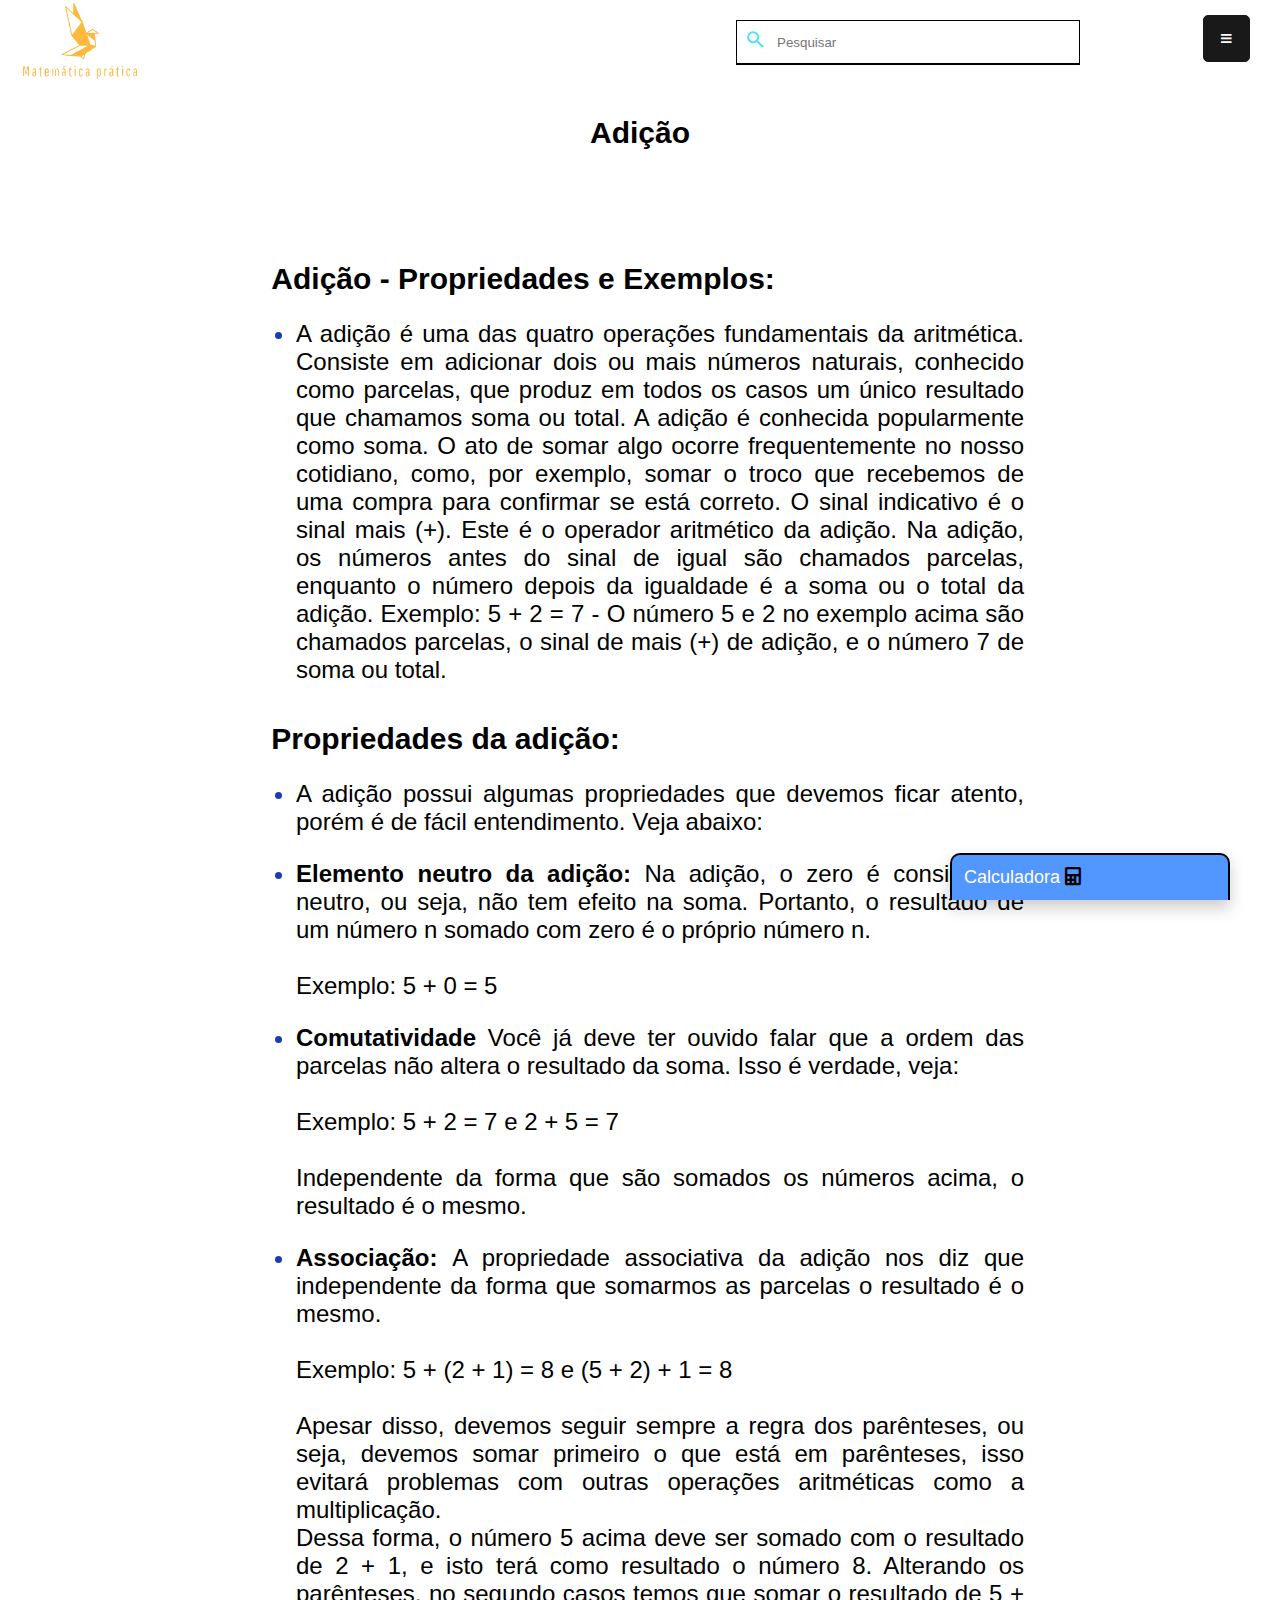
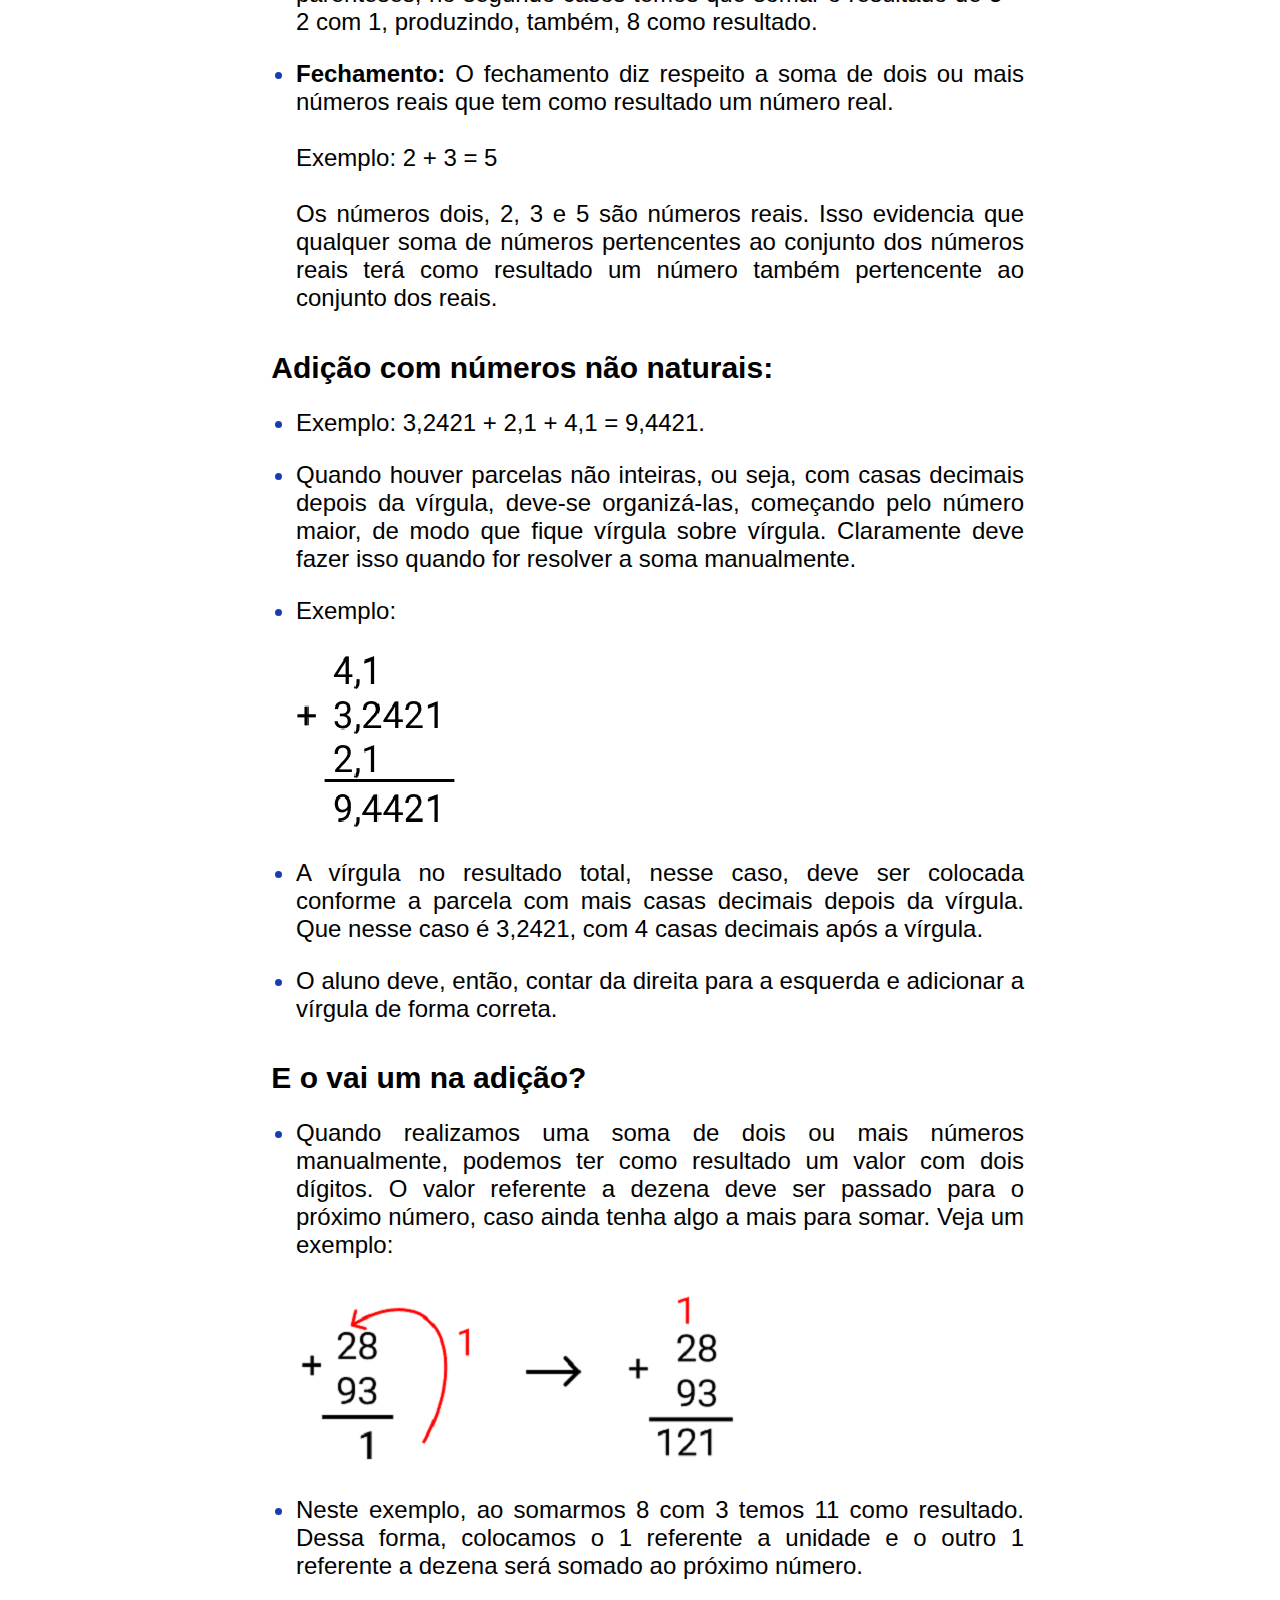
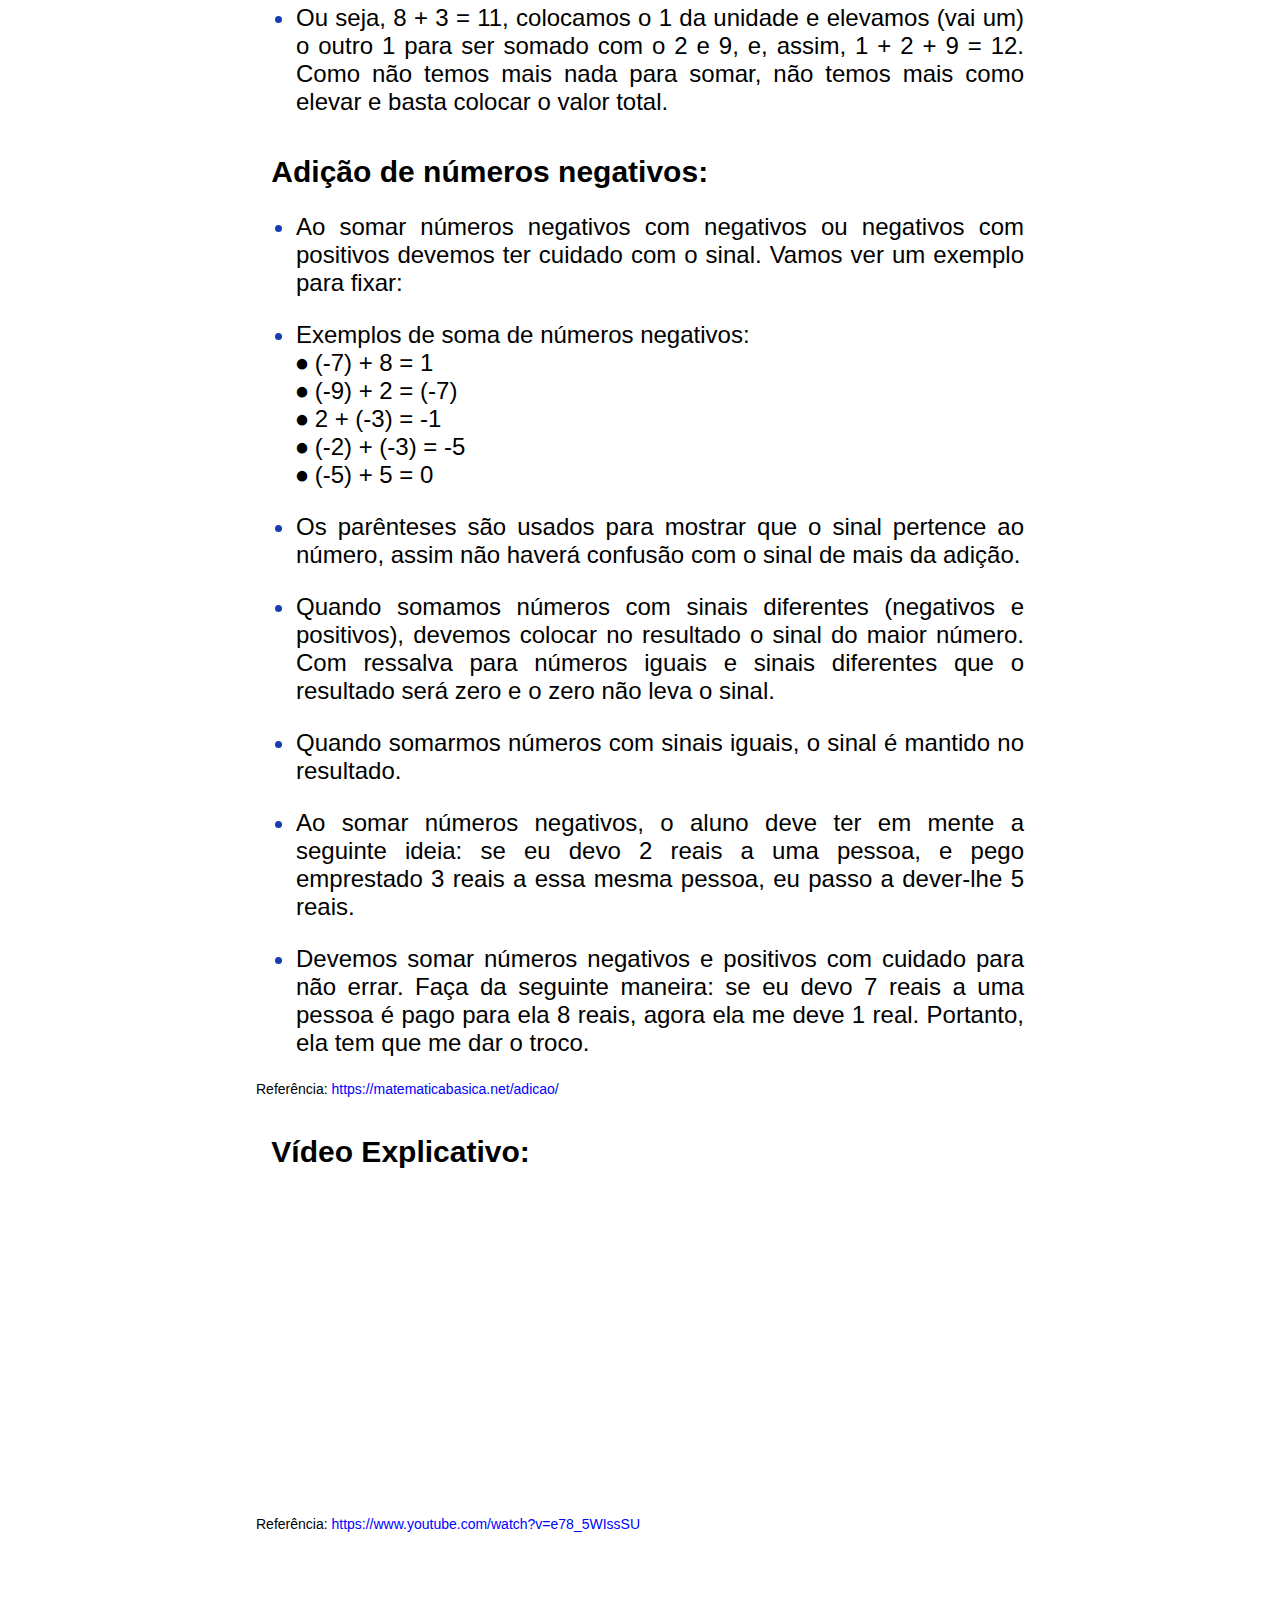
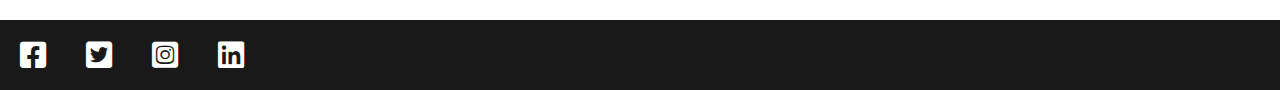
<file: adicao.html>
<!DOCTYPE html>
<html lang="pt-br">
<head>
    <meta charset="UTF-8">
    <meta http-equiv="X-UA-Compatible" content="IE=edge">
    <meta name="viewport" content="width=device-width, initial-scale=1.0">

    <link rel = "stylesheet" type = "text/css" href = "./css/style.css">
    <link rel = "stylesheet" type = "text/css" href = "./css/calculdadora.css">
    <link rel = "stylesheet" type = "text/css" href = "./css/blocos.css">
    <link href = "fontawesome/css/all.css" rel="stylesheet">

    <title>Adição</title>
</head>
<body>
    <header>
        <a href = "index.html">
            <img id = "logo" src= "./imagens/logo-png.png">
        </a>
        <div class="search-box">
            <label for="search-input" class="search-icon"></label>
            <input class="title" type="text" id="title" placeholder="Pesquisar">
            <ul id="lista"></ul>
        </div>
        <!--Menu-->

    </header>
    <main>
        <!--Menu-->
        <div class="menu-lateral">
            <input type = "checkbox" id = "check">
            <label for = "check">
                <i class = "fas fa-bars" id = "btn-menu"></i>
                <i class = "fas fa-times" id = "cancel-menu"></i>
            </label>
            <div class="sidebar">
                <div class="header-menu">Menu</div>
                
                    <a href="aritmetica.html" class="active" id="a-menu">
                        <i style="color: #fff;" class="fa-solid fa-calculator fa"></i>
                        <span>Aritmética</span>
                    </a>
                    <a href="bhaskara.html" class="active" id="a-menu">
                        <i style="color: #fff;" class="fa-solid fa-calculator fa"></i>
                        <span>Bhaskara</span>
                    </a>
                    <a href="pitagoras.html" class="active" id="a-menu">
                        <i style="color: #fff;" class="fa-solid fa-calculator fa"></i>
                        <span>Pitágoras</span>
                    </a>
                    <a href="regra-de-3.html" class="active" id="a-menu">
                        <i style="color: #fff;" class="fa-solid fa-calculator fa"></i>
                        <span>Regra de 3</span>
                    </a>
                    <a href="tabuada.html" class="active" id="a-menu">
                        <i style="color: #fff;" class="fa-solid fa-calculator fa"></i>
                        <span>Tabuada</span>
                    </a>
            </div>
        </div>
        
        <h1 class="titulo-principal">Adição</h1>

        <section class="secao-blocos">
            <div class="bloco">
                <h1 class="titulo-bloco">Adição - Propriedades e Exemplos:</h1>
                <ul>
                    <li><p class="paragrafo">A adição é uma das quatro operações fundamentais da aritmética. Consiste em adicionar dois ou mais números naturais, conhecido como parcelas, que produz em todos os casos um único resultado que chamamos soma ou total. A adição é conhecida popularmente como soma. O ato de somar algo ocorre frequentemente no nosso cotidiano, como, por exemplo, somar o troco que recebemos de uma compra para confirmar se está correto. O sinal indicativo é o sinal mais (+). Este é o operador aritmético da adição. Na adição, os números antes do sinal de igual são chamados parcelas, enquanto o número depois da igualdade é a soma ou o total da adição. Exemplo: 5 + 2 = 7 - O número 5 e 2 no exemplo acima são chamados parcelas, o sinal de mais (+) de adição, e o número 7 de soma ou total.</p></li>
                </ul>
            </div>

            <div class="bloco">
                <h1 class="titulo-bloco">Propriedades da adição:</h1>
                <ul>
                    <li><p class="paragrafo">A adição possui algumas propriedades que devemos ficar atento, porém é de fácil entendimento. Veja abaixo:</p></li>

                    <li><p class="paragrafo"><b>Elemento neutro da adição: </b>
                        Na adição, o zero é considerado neutro, ou seja, não tem efeito na soma. Portanto, o resultado de um número n somado com zero é o próprio número n. <br> <br>
                        Exemplo: 5 + 0 = 5
                        </p></li>

                    <li><p class="paragrafo"><b>Comutatividade</b>
                        Você já deve ter ouvido falar que a ordem das parcelas não altera o resultado da soma. Isso é verdade, veja: <br> <br>
                        Exemplo: 5 + 2 = 7 e 2 + 5 = 7 <br> <br>
                        Independente da forma que são somados os números acima, o resultado é o mesmo.</p></li>

                    <li><p class="paragrafo"><b>Associação: </b>
                        A propriedade associativa da adição nos diz que independente da forma que somarmos as parcelas o resultado é o mesmo.<br> <br>
                        Exemplo: 5 + (2 + 1) = 8 e (5 + 2) + 1 = 8 <br> <br> Apesar disso, devemos seguir sempre a regra dos parênteses, ou seja, devemos somar primeiro o que está em parênteses, isso evitará problemas com outras operações aritméticas como a multiplicação. <br> Dessa forma, o número 5 acima deve ser somado com o resultado de 2 + 1, e isto terá como resultado o número 8. Alterando os parênteses, no segundo casos temos que somar o resultado de 5 + 2 com 1, produzindo, também, 8 como resultado.</p></li>

                        <li><p class="paragrafo"><b>Fechamento: </b>
                            O fechamento diz respeito a soma de dois ou mais números reais que tem como resultado um número real.<br> <br>
                            Exemplo: 2 + 3 = 5 <br> <br> Os números dois, 2, 3 e 5 são números reais. Isso evidencia que qualquer soma de números pertencentes ao conjunto dos números reais terá como resultado um número também pertencente ao conjunto dos reais.</p></li>
                </ul>
            </div>

            <div class="bloco">
                <h1 class="titulo-bloco">Adição com números não naturais:</h1>
                <ul>
                    <li><p class="paragrafo">Exemplo: 3,2421 + 2,1 + 4,1 = 9,4421.</p></li>
                    <li><p class="paragrafo">Quando houver parcelas não inteiras, ou seja, com casas decimais depois da vírgula, deve-se organizá-las, começando pelo número maior, de modo que fique vírgula sobre vírgula. Claramente deve fazer isso quando for resolver a soma manualmente.</p></li>
                    <li><p class="paragrafo">Exemplo:</p></li>
                    <img src="./imagens/operadores/conta-nao-naturais.png" >
                    <li><p class="paragrafo">A vírgula no resultado total, nesse caso, deve ser colocada conforme a parcela com mais casas decimais depois da vírgula. Que nesse caso é 3,2421, com 4 casas decimais após a vírgula.</p></li>
                    <li><p class="paragrafo">O aluno deve, então, contar da direita para a esquerda e adicionar a vírgula de forma correta.</p></li>
                </ul>
            </div>

            <div class="bloco">
                <h1 class="titulo-bloco">E o vai um na adição?</h1>
                <ul>
                    <li><p class="paragrafo">Quando realizamos uma soma de dois ou mais números manualmente, podemos ter como resultado um valor com dois dígitos. O valor referente a dezena deve ser passado para o próximo número, caso ainda tenha algo a mais para somar. Veja um exemplo:</p></li>
                    <img src="./imagens/operadores/conta-mais1.png" alt="">
                    <li><p class="paragrafo">Neste exemplo, ao somarmos 8 com 3 temos 11 como resultado. Dessa forma, colocamos o 1 referente a unidade e o outro 1 referente a dezena será somado ao próximo número.</p></li>
                    <li><p class="paragrafo">Ou seja, 8 + 3 = 11, colocamos o 1 da unidade e elevamos (vai um) o outro 1 para ser somado com o 2 e 9, e, assim, 1 + 2 + 9 = 12. Como não temos mais nada para somar, não temos mais como elevar e basta colocar o valor total.</p></li>
                </ul>
            </div>

            <div class="bloco">
                <h1 class="titulo-bloco">Adição de números negativos:</h1>
                <ul>
                    <li><p class="paragrafo">Ao somar números negativos com negativos ou negativos com positivos devemos ter cuidado com o sinal. Vamos ver um exemplo para fixar:</p></li>
                    <li><p class="paragrafo">Exemplos de soma de números negativos: <br>
                        ⦁	(-7) + 8 = 1 <br>
                        ⦁	(-9) + 2 = (-7) <br>
                        ⦁	2 + (-3) = -1 <br>
                        ⦁	(-2) + (-3) = -5 <br>
                        ⦁	(-5) + 5 = 0
                        </p></li>
                    <li><p class="paragrafo">Os parênteses são usados para mostrar que o sinal pertence ao número, assim não haverá confusão com o sinal de mais da adição.</p></li>
                    <li><p class="paragrafo">Quando somamos números com sinais diferentes (negativos e positivos), devemos colocar no resultado o sinal do maior número. Com ressalva para números iguais e sinais diferentes que o resultado será zero e o zero não leva o sinal.</p></li>
                    <li><p class="paragrafo">Quando somarmos números com sinais iguais, o sinal é mantido no resultado.</p></li>
                    <li><p class="paragrafo">Ao somar números negativos, o aluno deve ter em mente a seguinte ideia: se eu devo 2 reais a uma pessoa, e pego emprestado 3 reais a essa mesma pessoa, eu passo a dever-lhe 5 reais.</p></li>
                    <li><p class="paragrafo">Devemos somar números negativos e positivos com cuidado para não errar. Faça da seguinte maneira: se eu devo 7 reais a uma pessoa é pago para ela 8 reais, agora ela me deve 1 real. Portanto, ela tem que me dar o troco.</p></li>
                </ul>
                <p class="link-bloco-p">Referência: <a href="https://matematicabasica.net/adicao/" class="link-bloco">https://matematicabasica.net/adicao/</a></p>
            </div>
            
            <div class="bloco">
                <h1 class="titulo-bloco">Vídeo Explicativo:</h1>
                <iframe width="560" height="315" src="https://www.youtube.com/embed/e78_5WIssSU" title="YouTube video player" frameborder="0" allow="accelerometer; autoplay; clipboard-write; encrypted-media; gyroscope; picture-in-picture" allowfullscreen></iframe>
                <p class="link-bloco-p">Referência: <a href="https://www.youtube.com/watch?v=e78_5WIssSU" class="link-bloco">https://www.youtube.com/watch?v=e78_5WIssSU</a></p>
            </div>
            
        </section>
        
        <!--Caculadora-->
        <div class="calc-bar-collapsible">
            <button id="calc-btn" type="button" class="collapsible">Calculadora
                <i id="calc-icon" style="color: #000;" class="fa-solid fa-calculator fa"></i>
            </button>
            <div class="content">
                <div class="full-calc-block">
                    <div classe = "calc-outer">
                        <div class="calc-container2">
                            <form action="" name="Calculator" class = "calculadora-form">
                                <input type="text" class="text maincolor" name="text1" disabled >
                                <input type="text" class="text1 maincolor" name="text12" value="C" onclick="location.reload()"><br>        
                                <input type="button" class="num maincolor" name="btn9" value="9" 
                                            onclick="displaynum(btn9.value)">
                                <input type="button" class="num maincolor" name="btn8" value="8" 
                                            onclick="displaynum(btn8.value)">
                                <input type="button" class="num maincolor" name="btn7" value="7" 
                                            onclick="displaynum(btn7.value)">
                                <input type="button" class="num blu" name="addbtn" value="+" 
                                            onclick="displaynum(addbtn.value)"><br>
                                <input type="button" class="num maincolor" name="btn6" value="6" 
                                            onclick="displaynum(btn6.value)">
                                <input type="button" class="num maincolor" name="btn5" value="5" 
                                            onclick="displaynum(btn5.value)">
                                <input type="button" class="num maincolor" name="btn4" value="4"
                                            onclick="displaynum(btn4.value)">
                                <input type="button" class="num pin" name="subbtn" value="-" 
                                            onclick="displaynum(subbtn.value)"><br>
                                <input type="button" class="num maincolor" name="btn3" value="3" 
                                            onclick="displaynum(btn3.value)">
                                <input type="button" class="num maincolor" name="btn2" value="2" 
                                            onclick="displaynum(btn2.value)">
                                <input type="button" class="num maincolor" name="btn1" value="1" 
                                            onclick="displaynum(btn1.value)">
                                <input type="button" class="num gre" name="mulbtn" value="*" 
                                            onclick="displaynum(mulbtn.value)"><br>        
                                <input type="button" class="num maincolor" name="dotbtn" value="." 
                                            onclick="displaynum(dotbtn.value)">
                                <input type="button" class="num maincolor" name="btn0" value="0" 
                                            onclick="displaynum(btn0.value)">
                                <input type="button" class="num pur" name="eqlbtn" value="=" 
                                            onclick="text1.value=eval(text1.value)">
                                <input type="button" class="num ora" name="divbtn" value="/" 
                                            onclick="displaynum(divbtn.value)"><br>
                            </form>
                        </div>
                    </div>
                </div>
            </div>
        </div>
        
    </main>
    <footer>
        <div class="icons-list">
            <a class="icon" id="txt-white" href="#"><i id="icon-id" class="fab fa-facebook-square fa-2x"></i></a>
            <a class="icon" id="txt-white" href="#"><i id="icon-id" class="fab fa-twitter-square fa-2x"></i></a>
            <a class="icon" id="txt-white" href="#"><i id="icon-id" class="fab fa-instagram-square fa-2x"></i></a>
            <a class="icon" id="txt-white" href="#"><i id="icon-id" class="fab fa-linkedin fa-2x"></i></a>
        </div>
    </footer>
    <script src="./js/script.js"></script>
</body>

</html>
</file>
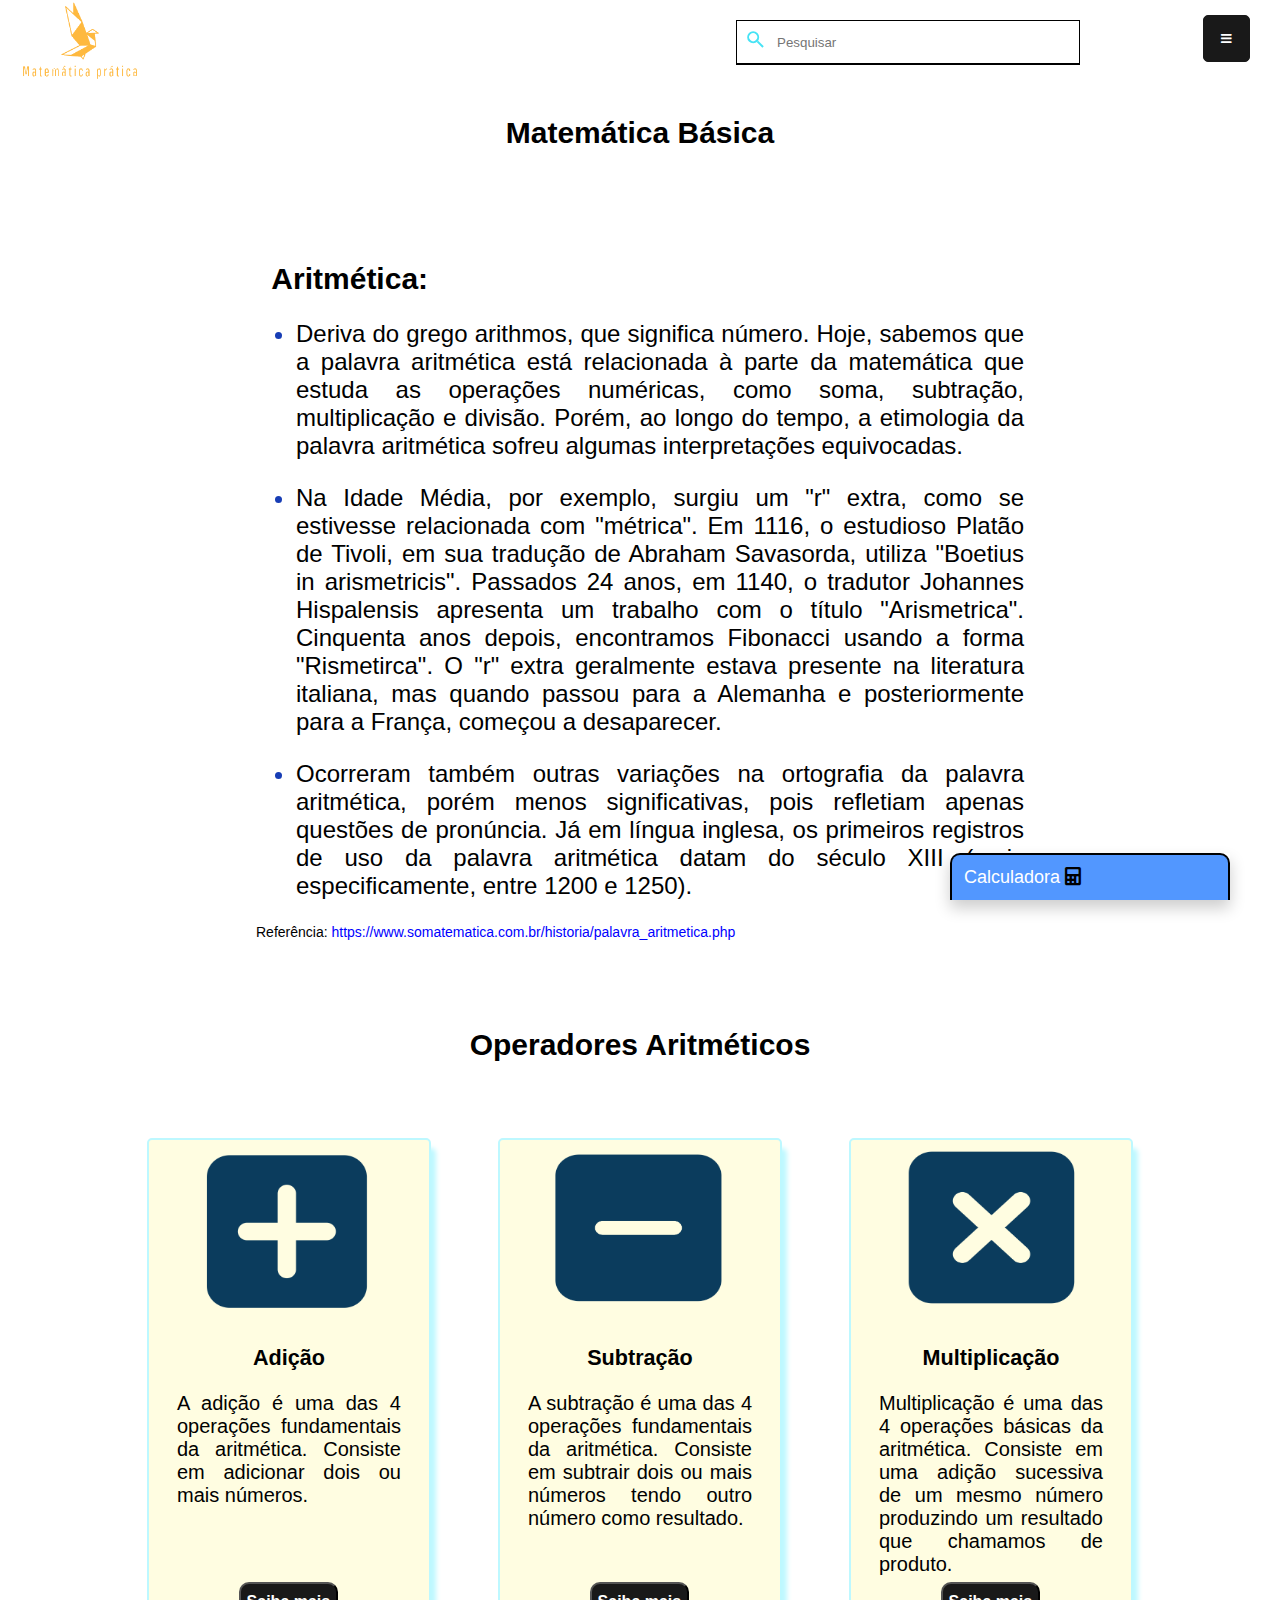
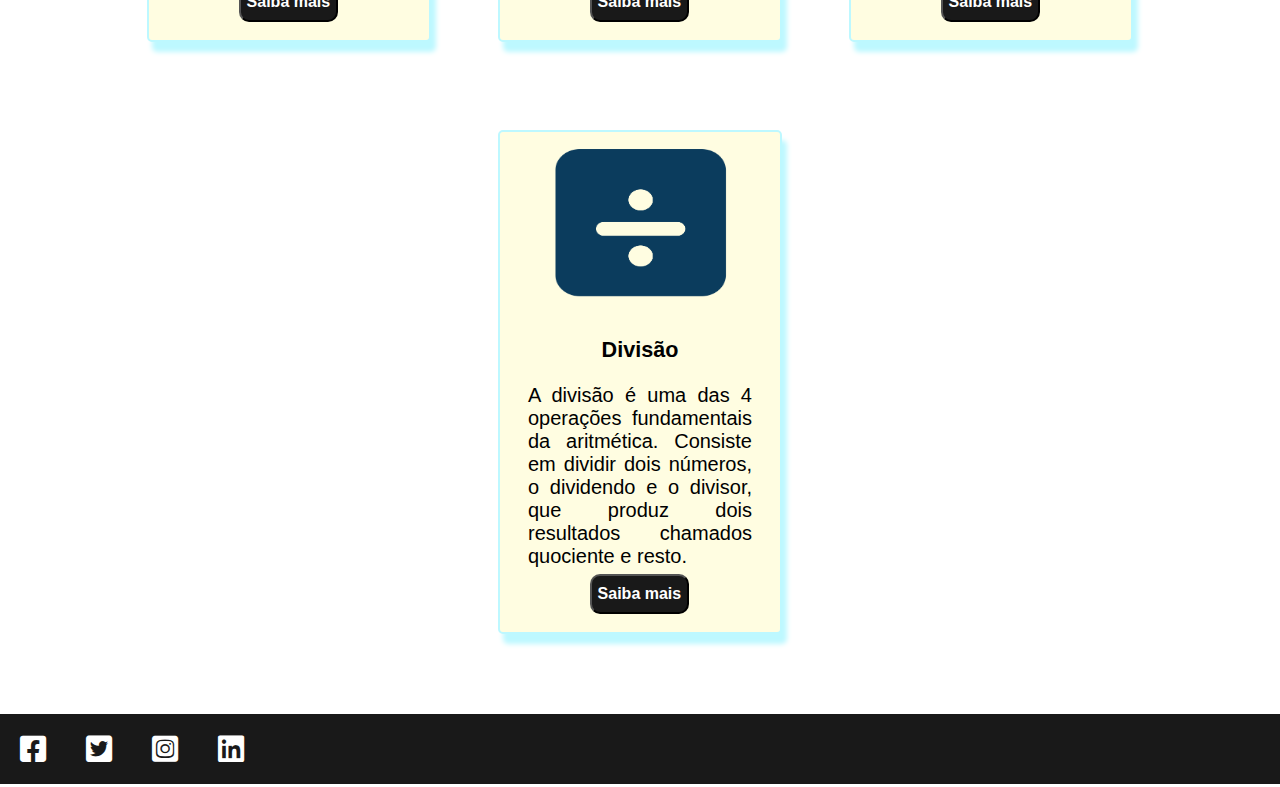
<file: aritmetica.html>
<!DOCTYPE html>
<html lang="pt-br">
<head>
    <meta charset="UTF-8">
    <meta http-equiv="X-UA-Compatible" content="IE=edge">
    <meta name="viewport" content="width=device-width, initial-scale=1.0">

    <link rel = "stylesheet" type = "text/css" href = "./css/style.css">
    <link rel = "stylesheet" type = "text/css" href = "./css/calculdadora.css">
    <link rel = "stylesheet" type = "text/css" href = "./css/blocos.css">
    <link rel = "stylesheet" type = "text/css" href = "./css/cards.css">
    <link href = "fontawesome/css/all.css" rel="stylesheet">

    <title>Aritmética</title>
</head>
<body>
    <header>
        <a href = "index.html">
            <img id = "logo" src= "./imagens/logo-png.png">
        </a>
        <div class="search-box">
            <label for="search-input" class="search-icon"></label>
            <input class="title" type="text" id="title" placeholder="Pesquisar">
            <ul id="lista"></ul>
        </div>
        <!--Menu-->

    </header>
    <main>
        <!--Menu-->
        <div class="menu-lateral">
            <input type = "checkbox" id = "check">
            <label for = "check">
                <i class = "fas fa-bars" id = "btn-menu"></i>
                <i class = "fas fa-times" id = "cancel-menu"></i>
            </label>
            <div class="sidebar">
                <div class="header-menu">Menu</div>
                
                    <a href="aritmetica.html" class="active" id="a-menu">
                        <i style="color: #fff;" class="fa-solid fa-calculator fa"></i>
                        <span>Aritmética</span>
                    </a>
                    <a href="bhaskara.html" class="active" id="a-menu">
                        <i style="color: #fff;" class="fa-solid fa-calculator fa"></i>
                        <span>Bhaskara</span>
                    </a>
                    <a href="pitagoras.html" class="active" id="a-menu">
                        <i style="color: #fff;" class="fa-solid fa-calculator fa"></i>
                        <span>Pitágoras</span>
                    </a>
                    <a href="regra-de-3.html" class="active" id="a-menu">
                        <i style="color: #fff;" class="fa-solid fa-calculator fa"></i>
                        <span>Regra de 3</span>
                    </a>
                    <a href="tabuada.html" class="active" id="a-menu">
                        <i style="color: #fff;" class="fa-solid fa-calculator fa"></i>
                        <span>Tabuada</span>
                    </a>
            </div>
        </div>
        <h1 class="titulo-principal">Matemática Básica</h1>
        
        <section class="secao-blocos">
            
            <div class="bloco">
                <h1 class="titulo-bloco">Aritmética:</h1>
                <ul>
                    <li><p class="paragrafo">Deriva do grego arithmos, que significa número. Hoje, sabemos que a palavra aritmética está relacionada à parte da matemática que estuda as operações numéricas, como soma, subtração, multiplicação e divisão. Porém, ao longo do tempo, a etimologia da palavra aritmética sofreu algumas interpretações equivocadas.</p></li>
                    <li><p class="paragrafo">Na Idade Média, por exemplo, surgiu um "r" extra, como se estivesse relacionada com "métrica". Em 1116, o estudioso Platão de Tivoli, em sua tradução de Abraham Savasorda, utiliza "Boetius in arismetricis". Passados 24 anos, em 1140, o tradutor Johannes Hispalensis apresenta um trabalho com o título "Arismetrica". Cinquenta anos depois, encontramos Fibonacci usando a forma "Rismetirca". O "r" extra geralmente estava presente na literatura italiana, mas quando passou para a Alemanha e posteriormente para a França, começou a desaparecer.</p></li>
                    <li><p class="paragrafo">Ocorreram também outras variações na ortografia da palavra aritmética, porém menos significativas, pois refletiam apenas questões de pronúncia. Já em língua inglesa, os primeiros registros de uso da palavra aritmética datam do século XIII (mais especificamente, entre 1200 e 1250).</p></li>
                </ul>
                <p class="link-bloco-p">Referência: <a href="https://www.somatematica.com.br/historia/palavra_aritmetica.php" class="link-bloco">https://www.somatematica.com.br/historia/palavra_aritmetica.php</a></p>
            </div>
        </section>

        <h1 class="titulo-principal">Operadores Aritméticos</h1>

        <section class="lista-cards">
            <!--Card1-->
            <div class="item-lista"> 
                <div class="card">
                    <img src="./imagens/operadores/mais.png" width="200px" height="180px">
                    <div class="card-content">
                        <p class="titulo-bloco2">Adição</p>
                        <p class="card-text">A adição é uma das 4 operações fundamentais da aritmética. Consiste em adicionar dois ou mais números.</p>
                        
                        <div class="position-btn">
                            <a href="adicao.html">
                                <input type="button" class="card-btn" value="Saiba mais">
                            </a>
                        </div>
                    </div>
                </div>
            </div>

            <!--Card2-->
            <div class="item-lista"> 
                <div class="card">
                    <img src="./imagens/operadores/menos.png" width="200px" height="180px">
                    <div class="card-content">
                        <p class="titulo-bloco2">Subtração</p>
                        <p class="card-text">A subtração é uma das 4 operações fundamentais da aritmética. Consiste em subtrair dois ou mais números tendo outro número como resultado. </p>
                        
                        <div class="position-btn">
                            <a href="subtracao.html">
                                <input type="button" class="card-btn" value="Saiba mais">
                            </a>
                        </div>
                    </div>
                </div>
            </div>

            <!--Card3-->
            <div class="item-lista"> 
                <div class="card">
                    <img src="./imagens/operadores/multiplicacao.png" width="200px" height="180px">
                    <div class="card-content">
                        <p class="titulo-bloco2">Multiplicação</p>
                        <p class="card-text">Multiplicação é uma das 4 operações básicas da aritmética. Consiste em uma adição sucessiva de um mesmo número produzindo um resultado que chamamos de produto.</p>
                        
                        <div class="position-btn">
                            <a href="multiplicacao.html">
                                <input type="button" class="card-btn" value="Saiba mais">
                            </a>
                        </div>
                    </div>
                </div>
            </div>

            <!--Card4-->
            <div class="item-lista"> 
                <div class="card">
                    <img src="./imagens/operadores/divisao.png" width="200px" height="180px">
                    <div class="card-content">
                        <p class="titulo-bloco2">Divisão</p>
                        <p class="card-text">A divisão é uma das 4 operações fundamentais da aritmética. Consiste em dividir dois números, o dividendo e o divisor, que produz dois resultados chamados quociente e resto.</p>
                        
                        <div class="position-btn">
                            <a href="divisao.html">
                                <input type="button" class="card-btn" value="Saiba mais">
                            </a>
                        </div>
                    </div>
                </div>
            </div>
        </section>
        
        <!--Caculadora-->
        <div class="calc-bar-collapsible">
            <button id="calc-btn" type="button" class="collapsible">Calculadora
                <i id="calc-icon" style="color: #000;" class="fa-solid fa-calculator fa"></i>
            </button>
            <div class="content">
                <div class="full-calc-block">
                    <div classe = "calc-outer">
                        <div class="calc-container2">
                            <form action="" name="Calculator" class = "calculadora-form">
                                <input type="text" class="text maincolor" name="text1" disabled >
                                <input type="text" class="text1 maincolor" name="text12" value="C" onclick="location.reload()"><br>        
                                <input type="button" class="num maincolor" name="btn9" value="9" 
                                            onclick="displaynum(btn9.value)">
                                <input type="button" class="num maincolor" name="btn8" value="8" 
                                            onclick="displaynum(btn8.value)">
                                <input type="button" class="num maincolor" name="btn7" value="7" 
                                            onclick="displaynum(btn7.value)">
                                <input type="button" class="num blu" name="addbtn" value="+" 
                                            onclick="displaynum(addbtn.value)"><br>
                                <input type="button" class="num maincolor" name="btn6" value="6" 
                                            onclick="displaynum(btn6.value)">
                                <input type="button" class="num maincolor" name="btn5" value="5" 
                                            onclick="displaynum(btn5.value)">
                                <input type="button" class="num maincolor" name="btn4" value="4"
                                            onclick="displaynum(btn4.value)">
                                <input type="button" class="num pin" name="subbtn" value="-" 
                                            onclick="displaynum(subbtn.value)"><br>
                                <input type="button" class="num maincolor" name="btn3" value="3" 
                                            onclick="displaynum(btn3.value)">
                                <input type="button" class="num maincolor" name="btn2" value="2" 
                                            onclick="displaynum(btn2.value)">
                                <input type="button" class="num maincolor" name="btn1" value="1" 
                                            onclick="displaynum(btn1.value)">
                                <input type="button" class="num gre" name="mulbtn" value="*" 
                                            onclick="displaynum(mulbtn.value)"><br>        
                                <input type="button" class="num maincolor" name="dotbtn" value="." 
                                            onclick="displaynum(dotbtn.value)">
                                <input type="button" class="num maincolor" name="btn0" value="0" 
                                            onclick="displaynum(btn0.value)">
                                <input type="button" class="num pur" name="eqlbtn" value="=" 
                                            onclick="text1.value=eval(text1.value)">
                                <input type="button" class="num ora" name="divbtn" value="/" 
                                            onclick="displaynum(divbtn.value)"><br>
                            </form>
                        </div>
                    </div>
                </div>
            </div>
        </div>
        
    </main>
    <footer>
        <div class="icons-list">
            <a class="icon" id="txt-white" href="#"><i id="icon-id" class="fab fa-facebook-square fa-2x"></i></a>
            <a class="icon" id="txt-white" href="#"><i id="icon-id" class="fab fa-twitter-square fa-2x"></i></a>
            <a class="icon" id="txt-white" href="#"><i id="icon-id" class="fab fa-instagram-square fa-2x"></i></a>
            <a class="icon" id="txt-white" href="#"><i id="icon-id" class="fab fa-linkedin fa-2x"></i></a>
        </div>
    </footer>
    <script src="./js/script.js"></script>
</body>

</html>
</file>
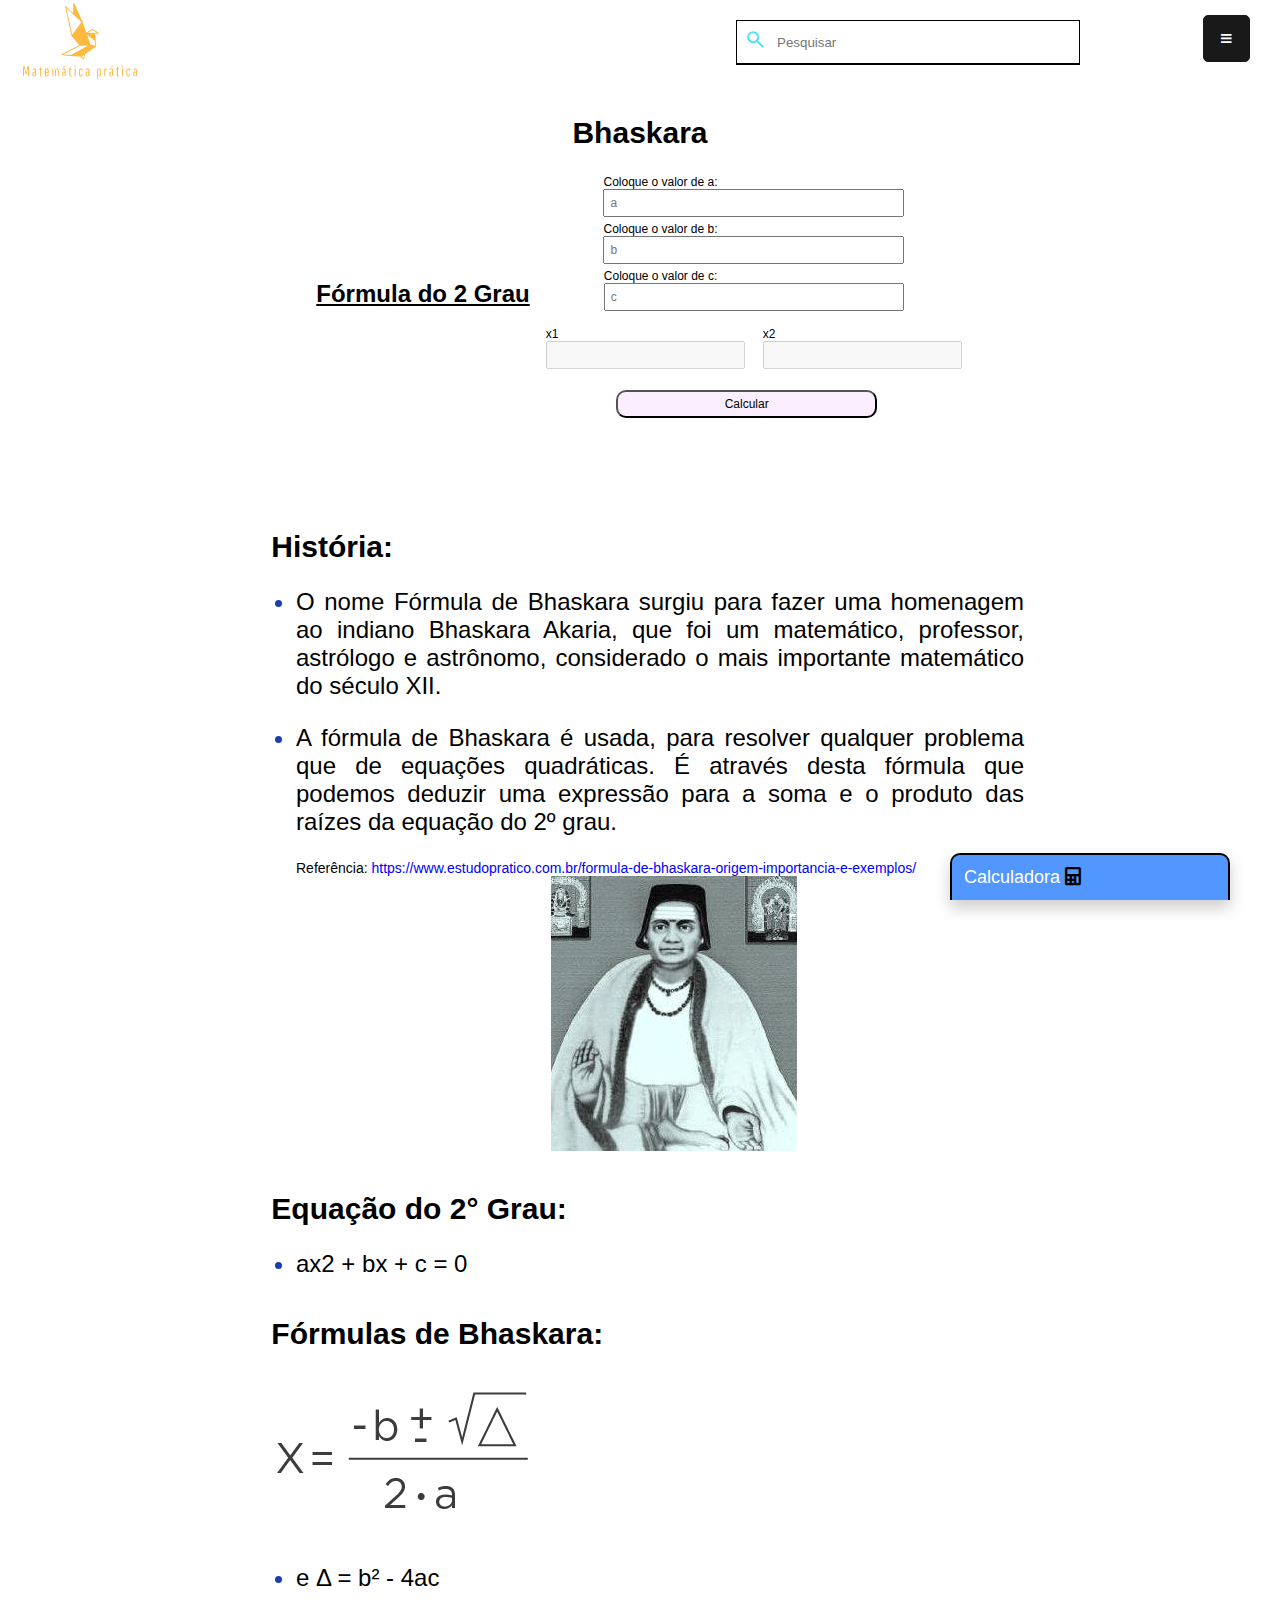
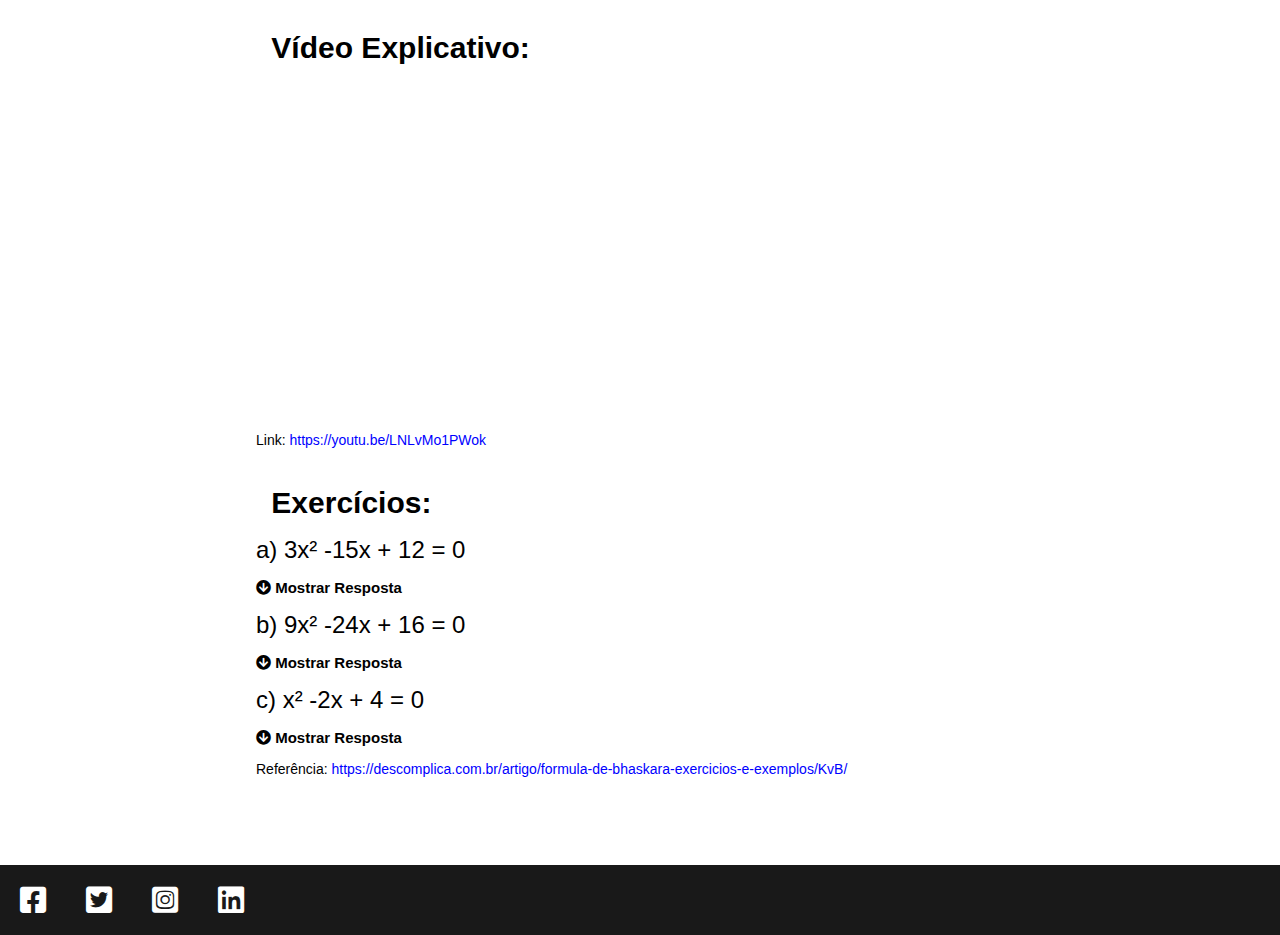
<file: bhaskara.html>
<!DOCTYPE html>
<html lang="pt-br">
<head>
    <meta charset="UTF-8">
    <meta http-equiv="X-UA-Compatible" content="IE=edge">
    <meta name="viewport" content="width=device-width, initial-scale=1.0">

    <link rel = "stylesheet" type = "text/css" href = "./css/style.css">
    <link rel = "stylesheet" type = "text/css" href = "./css/bhaskara.css">
    <link rel = "stylesheet" type = "text/css" href = "./css/calculdadora.css">
    <link rel = "stylesheet" type = "text/css" href = "./css/blocos.css">
    <link href="fontawesome/css/all.css" rel="stylesheet">

    <title>Bhaskara</title>
</head>
<body>
    <header>
        <a href = "index.html">
            <img id = "logo" src= "./imagens/logo-png.png">
        </a>
        <div class="search-box">
            <label for="search-input" class="search-icon"></label>
            <input class="title" type="text" id="title" placeholder="Pesquisar">
            <ul id="lista"></ul>
        </div>
        <!--Menu-->

    </header>
    <main>
        <!--Menu-->
        <div class="menu-lateral">
            <input type = "checkbox" id = "check">
            <label for = "check">
                <i class = "fas fa-bars" id = "btn-menu"></i>
                <i class = "fas fa-times" id = "cancel-menu"></i>
            </label>
            <div class="sidebar">
                <div class="header-menu">Menu</div>
                
                    <a href="aritmetica.html" class="active" id="a-menu">
                        <i style="color: #fff;" class="fa-solid fa-calculator fa"></i>
                        <span>Aritmética</span>
                    </a>
                    <a href="bhaskara.html" class="active" id="a-menu">
                        <i style="color: #fff;" class="fa-solid fa-calculator fa"></i>
                        <span>Bhaskara</span>
                    </a>
                    <a href="pitagoras.html" class="active" id="a-menu">
                        <i style="color: #fff;" class="fa-solid fa-calculator fa"></i>
                        <span>Pitágoras</span>
                    </a>
                    <a href="regra-de-3.html" class="active" id="a-menu">
                        <i style="color: #fff;" class="fa-solid fa-calculator fa"></i>
                        <span>Regra de 3</span>
                    </a>
                    <a href="tabuada.html" class="active" id="a-menu">
                        <i style="color: #fff;" class="fa-solid fa-calculator fa"></i>
                        <span>Tabuada</span>
                    </a>
            </div>
        </div>
        <h1 class="titulo-principal">Bhaskara</h1>
        <!--Calculadora de 2 Grau-->
        <section class="calc-bhaskara">
            <h1>Fórmula do 2 Grau</h1>
            <form class="formbhaskara" id="form">
                <label for="a">
                Coloque o valor de a:
                    <input name="a" id="a" placeholder="a" type="number" />
                </label>
                <label for="kilos">
                Coloque o valor de b:
                    <input name="b" id="b" placeholder="b" type="number" />
                </label>
                <label for="altura">
                Coloque o valor de c:
                    <input name="c" id="c" placeholder="c" type="number" />
                </label>
                <div class="result">
                    <label for="x1">
                    x1
                    <input disabled="disabled" name="x1" id="x1" />
                    </label>
                    <label for="x2">
                    x2
                    <input disabled="disabled" name="x2" id="x2" />
                    </label>
                </div>
            <button>Calcular</button>
            </form>
        </section>
        
        <section class="secao-blocos">
            
            <div class="bloco">
                <h1 class="titulo-bloco">História:</h1>
                <ul>
                    <li><p class="paragrafo">O nome Fórmula de Bhaskara surgiu para fazer uma homenagem ao indiano
                        Bhaskara Akaria, que foi um matemático, professor, astrólogo e astrônomo,
                        considerado o mais importante matemático do século XII.</p></li>
                    <li><p class="paragrafo">A fórmula de Bhaskara é usada, para resolver qualquer problema que de equações quadráticas. É através desta fórmula que podemos deduzir uma expressão para a soma e o produto das raízes da equação do 2º grau.</p></li>
                    <p class="link-bloco-p">Referência: <a href="https://www.estudopratico.com.br/formula-de-bhaskara-origem-importancia-e-exemplos/" class="link-bloco">https://www.estudopratico.com.br/formula-de-bhaskara-origem-importancia-e-exemplos/</a>
                        <img src="./imagens/Bhaskara-1.jpg" class="img-bhaskara"></p>
                </ul>
            </div>

            <div class="bloco">
                <h1 class="titulo-bloco">Equação do 2° Grau:</h1>
                <ul>
                    <li><p class="paragrafo">ax2 + bx + c = 0</p></li>
                </ul>
                <h1 class="titulo-bloco">Fórmulas de Bhaskara: </h1>
                <img src="./imagens/formulabhaskara.png" alt="">
                <ul>
                    <li><p class="paragrafo">e Δ = b² - 4ac</p></li>
                </ul>
            </div>

            <div class="bloco">
                <h1 class="titulo-bloco">Vídeo Explicativo:</h1>
                <iframe width="600" height="335" src="https://www.youtube.com/embed/LNLvMo1PWok" title="YouTube video player" frameborder="0" allow="accelerometer; autoplay; clipboard-write; encrypted-media; gyroscope; picture-in-picture" allowfullscreen></iframe>
                <p class="link-bloco-p">Link: <a href="https://youtu.be/LNLvMo1PWok" class="link-bloco">https://youtu.be/LNLvMo1PWok</a></p>
            </div>

            <div class="bloco">
                <h1 class="titulo-bloco">Exercícios:</h1>
                <!--Exercício a-->
                <div class="exercicios">a) 3x² -15x + 12 = 0</div>
                <input type="checkbox" id="btn-a">

                <label for= "btn-a" >
                <p><i class="fa fa-arrow-circle-down"></i><strong> Mostrar Resposta</strong></p>
                </label>

                <div class="hide">
                    <p class="resposta">a = 3; b = - 15 e c = 12<p>
                    <img src="./imagens/exercicio-bhaskara1.png" alt="">
                    <p class="resposta">S = {1, 4}</p>
                </div>
                <!--Exercício b-->
                <div class="exercicios">b) 9x² -24x + 16 = 0</div>
                <input type="checkbox" id="btn-b">
                <label for= "btn-b" >
                <p><i class="fa fa-arrow-circle-down"></i><strong> Mostrar Resposta</strong></p>
                </label>

                <div class="hide">
                    <p class="resposta">a = 9; b = - 24 e c = 16<p>
                    <img src="./imagens/exercicio-bhaskara2.png" alt="">
                </div>
                <!--Exercício c-->
                <div class="exercicios">c) x² -2x + 4 = 0</div>
                <input type="checkbox" id="btn-c">
                <label for= "btn-c" >
                <p><i class="fa fa-arrow-circle-down"></i><strong> Mostrar Resposta</strong></p>
                </label>

                <div class="hide">
                    <p class="resposta">a = 1; b = - 2 e c = 4<p>
                    <img src="./imagens/exercicio-bhaskara3.png" alt="">
                    <p class="resposta">Como o Δ é negativo, logo não temos raízes reais.</p>
                </div>

                <p class="link-bloco-p">Referência: <a href="https://descomplica.com.br/artigo/formula-de-bhaskara-exercicios-e-exemplos/KvB/" class="link-bloco">https://descomplica.com.br/artigo/formula-de-bhaskara-exercicios-e-exemplos/KvB/</a></p>
                
            </div>
            
        </section>
        
        <!--Caculadora-->
        <div class="calc-bar-collapsible">
            <button id="calc-btn" type="button" class="collapsible">Calculadora
                <i id="calc-icon" style="color: #000;" class="fa-solid fa-calculator fa"></i>
            </button>
            <div class="content">
                <div class="full-calc-block">
                    <div classe = "calc-outer">
                        <div class="calc-container2">
                            <form action="" name="Calculator" class = "calculadora-form">
                                <input type="text" class="text maincolor" name="text1" disabled >
                                <input type="text" class="text1 maincolor" name="text12" value="C" onclick="location.reload()"><br>        
                                <input type="button" class="num maincolor" name="btn9" value="9" 
                                            onclick="displaynum(btn9.value)">
                                <input type="button" class="num maincolor" name="btn8" value="8" 
                                            onclick="displaynum(btn8.value)">
                                <input type="button" class="num maincolor" name="btn7" value="7" 
                                            onclick="displaynum(btn7.value)">
                                <input type="button" class="num blu" name="addbtn" value="+" 
                                            onclick="displaynum(addbtn.value)"><br>
                                <input type="button" class="num maincolor" name="btn6" value="6" 
                                            onclick="displaynum(btn6.value)">
                                <input type="button" class="num maincolor" name="btn5" value="5" 
                                            onclick="displaynum(btn5.value)">
                                <input type="button" class="num maincolor" name="btn4" value="4"
                                            onclick="displaynum(btn4.value)">
                                <input type="button" class="num pin" name="subbtn" value="-" 
                                            onclick="displaynum(subbtn.value)"><br>
                                <input type="button" class="num maincolor" name="btn3" value="3" 
                                            onclick="displaynum(btn3.value)">
                                <input type="button" class="num maincolor" name="btn2" value="2" 
                                            onclick="displaynum(btn2.value)">
                                <input type="button" class="num maincolor" name="btn1" value="1" 
                                            onclick="displaynum(btn1.value)">
                                <input type="button" class="num gre" name="mulbtn" value="*" 
                                            onclick="displaynum(mulbtn.value)"><br>        
                                <input type="button" class="num maincolor" name="dotbtn" value="." 
                                            onclick="displaynum(dotbtn.value)">
                                <input type="button" class="num maincolor" name="btn0" value="0" 
                                            onclick="displaynum(btn0.value)">
                                <input type="button" class="num pur" name="eqlbtn" value="=" 
                                            onclick="text1.value=eval(text1.value)">
                                <input type="button" class="num ora" name="divbtn" value="/" 
                                            onclick="displaynum(divbtn.value)"><br>
                            </form>
                        </div>
                    </div>
                </div>
            </div>
        </div>
        
    </main>
    <footer>
        <div class="icons-list">
            <a class="icon" id="txt-white" href="#"><i id="icon-id" class="fab fa-facebook-square fa-2x"></i></a>
            <a class="icon" id="txt-white" href="#"><i id="icon-id" class="fab fa-twitter-square fa-2x"></i></a>
            <a class="icon" id="txt-white" href="#"><i id="icon-id" class="fab fa-instagram-square fa-2x"></i></a>
            <a class="icon" id="txt-white" href="#"><i id="icon-id" class="fab fa-linkedin fa-2x"></i></a>
        </div>
    </footer>
    <script src="./js/script.js"></script>
    <script src="./js/bhaskara.js"></script>
</body>

</html>
</file>
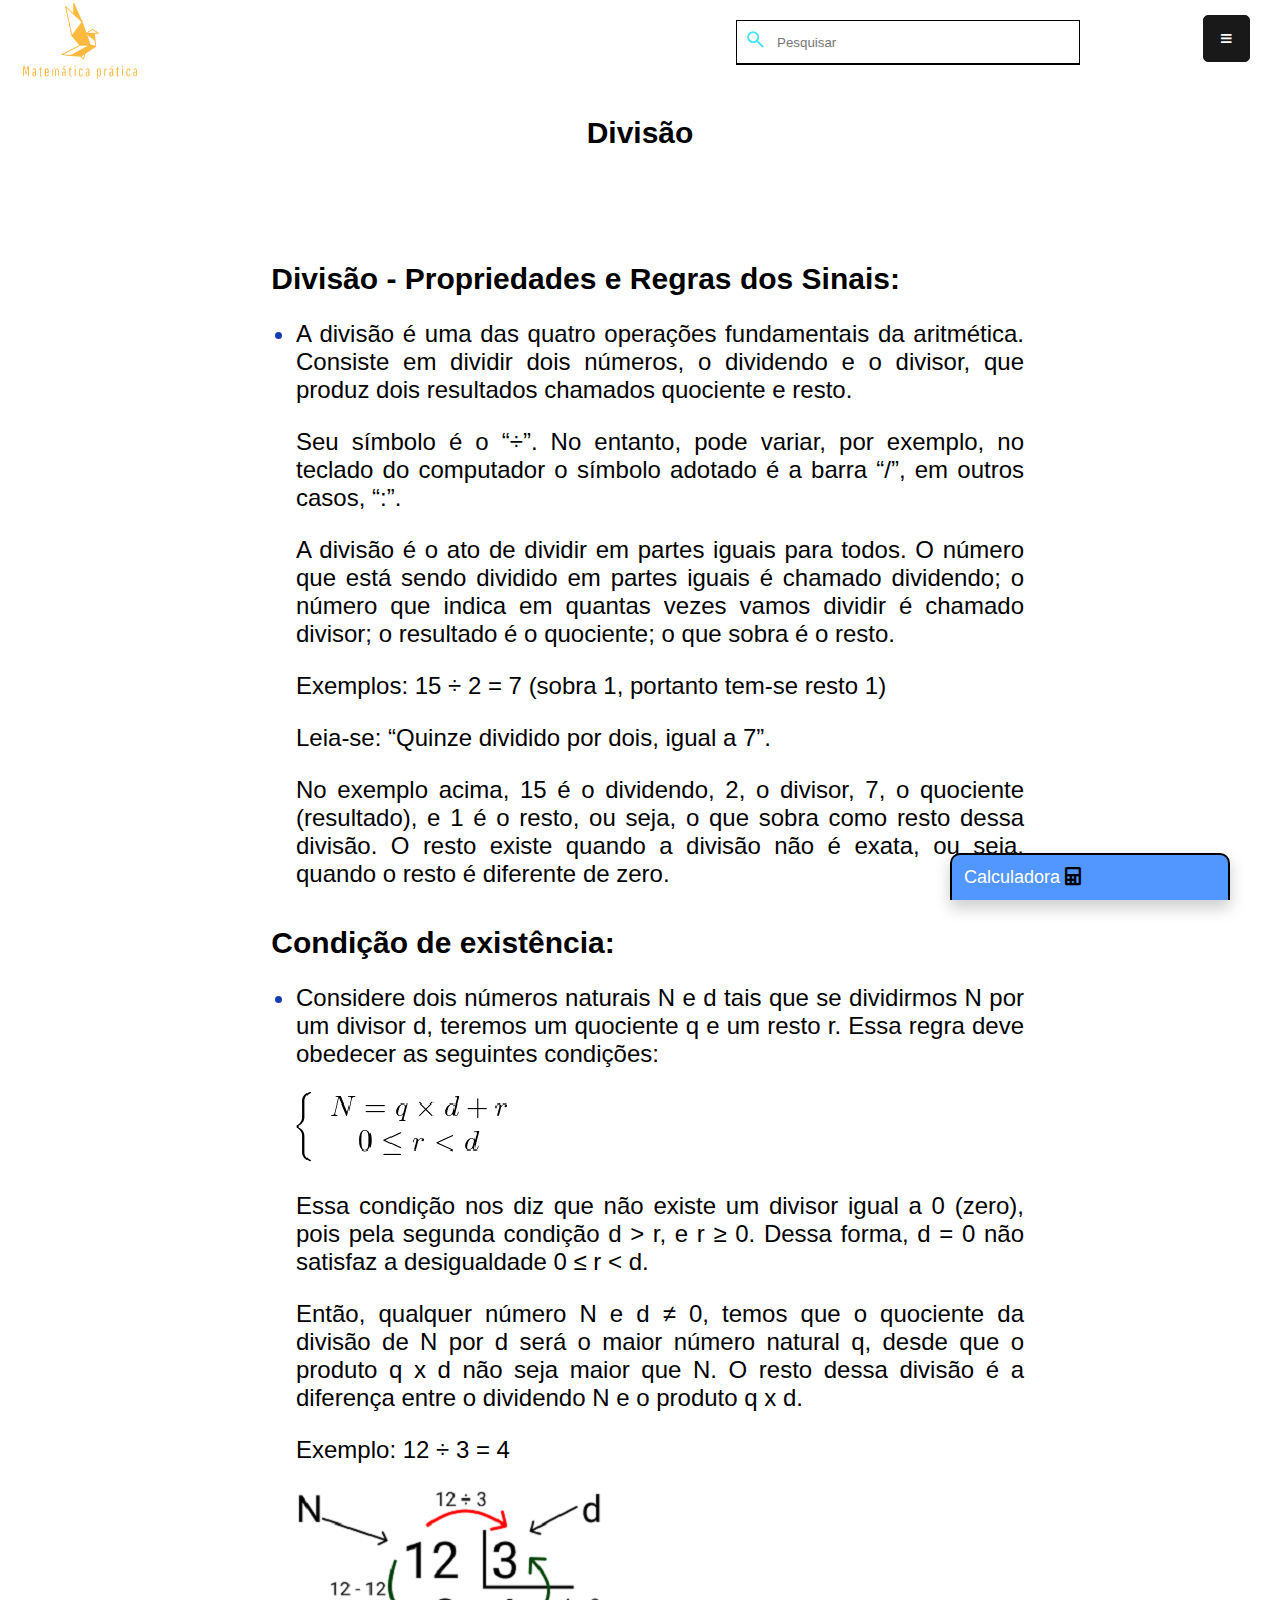
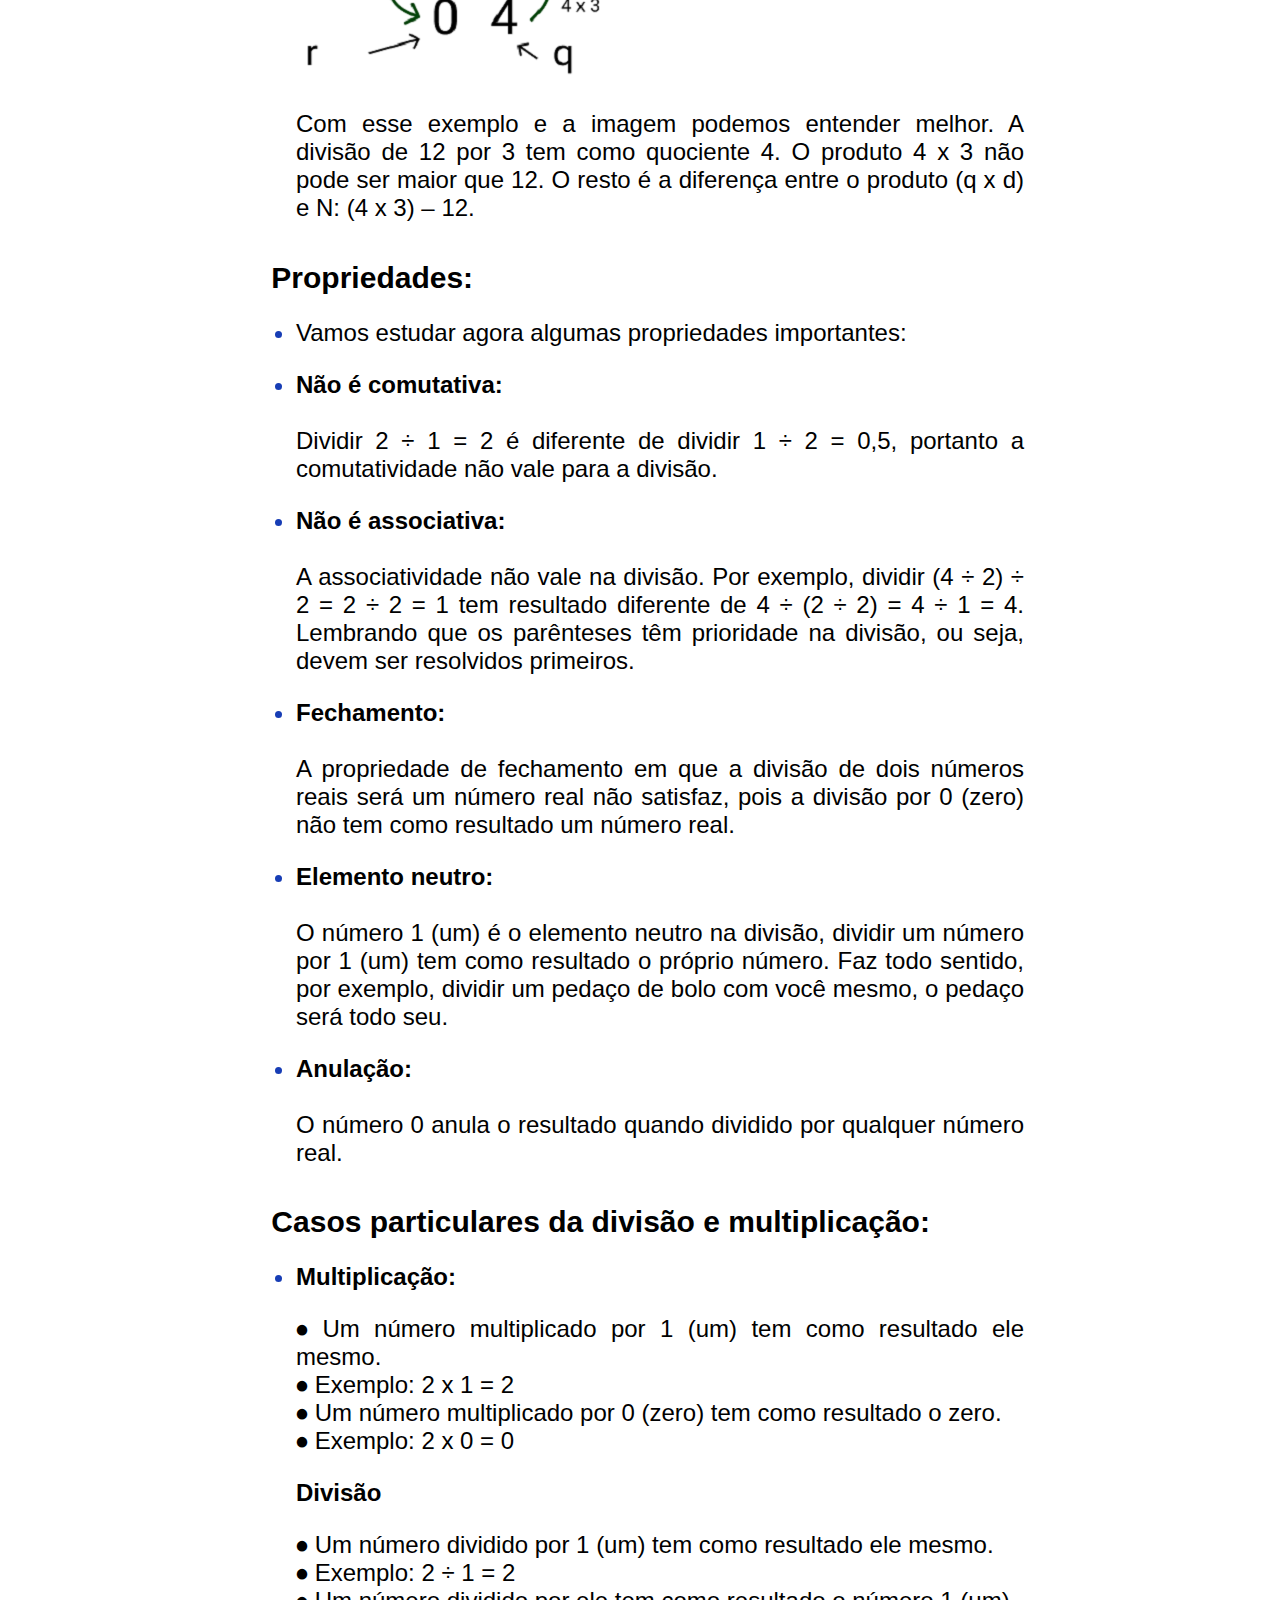
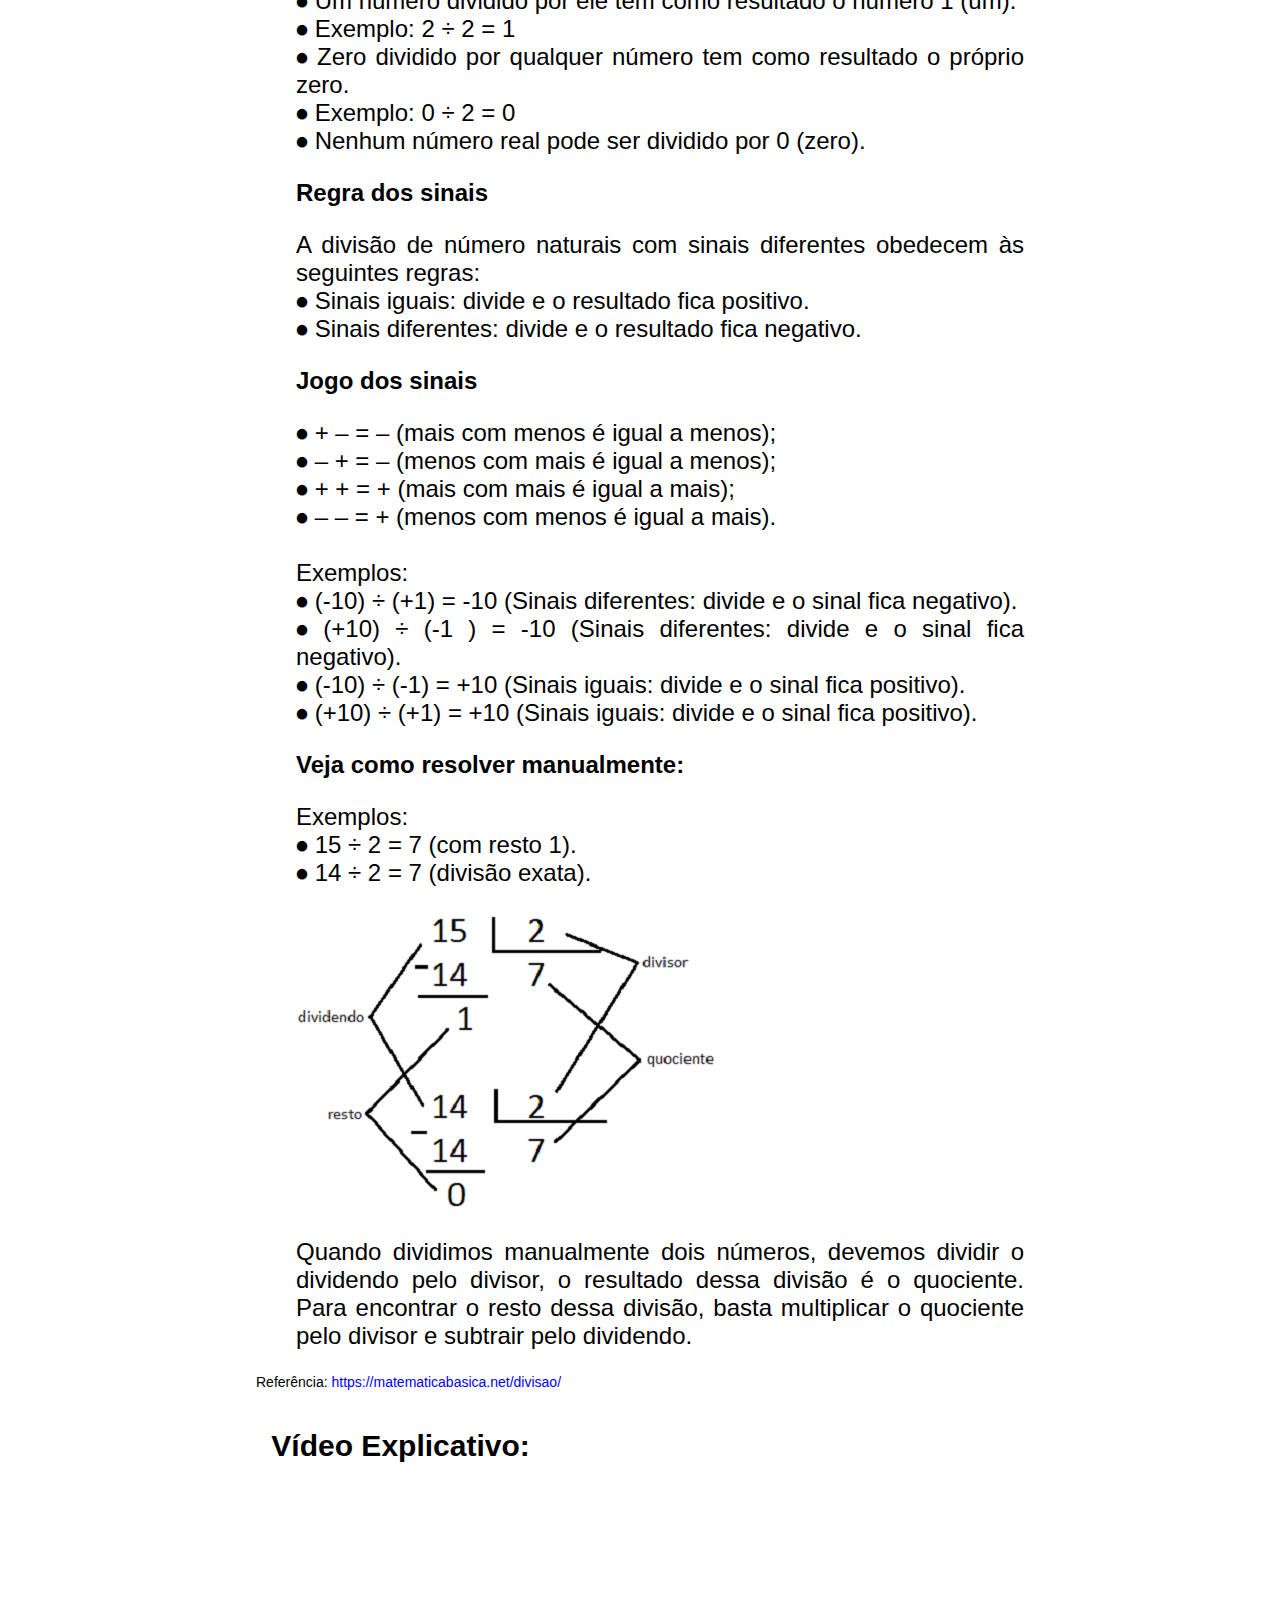
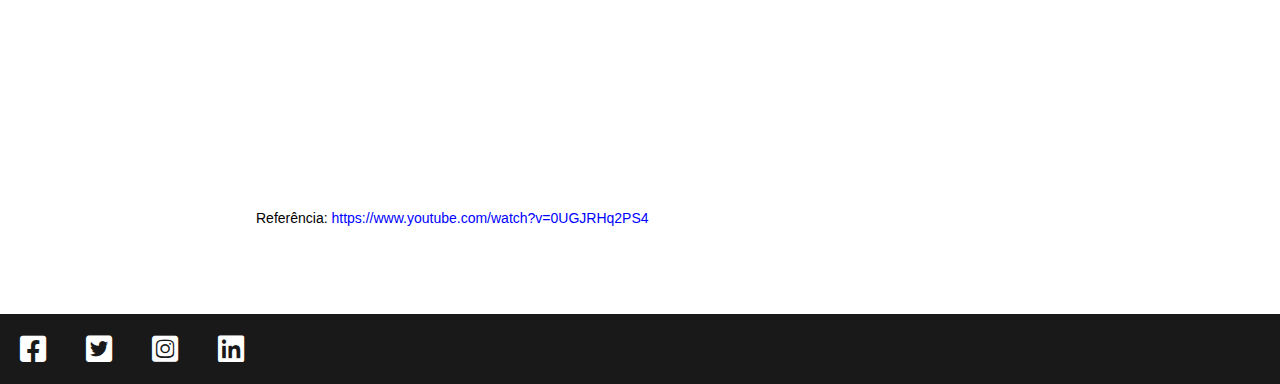
<file: divisao.html>
<!DOCTYPE html>
<html lang="pt-br">
<head>
    <meta charset="UTF-8">
    <meta http-equiv="X-UA-Compatible" content="IE=edge">
    <meta name="viewport" content="width=device-width, initial-scale=1.0">

    <link rel = "stylesheet" type = "text/css" href = "./css/style.css">
    <link rel = "stylesheet" type = "text/css" href = "./css/calculdadora.css">
    <link rel = "stylesheet" type = "text/css" href = "./css/blocos.css">
    <link href = "fontawesome/css/all.css" rel="stylesheet">

    <title>Divisão</title>
</head>
<body>
    <header>
        <a href = "index.html">
            <img id = "logo" src= "./imagens/logo-png.png">
        </a>
        <div class="search-box">
            <label for="search-input" class="search-icon"></label>
            <input class="title" type="text" id="title" placeholder="Pesquisar">
            <ul id="lista"></ul>
        </div>
        <!--Menu-->

    </header>
    <main>
        <!--Menu-->
        <div class="menu-lateral">
            <input type = "checkbox" id = "check">
            <label for = "check">
                <i class = "fas fa-bars" id = "btn-menu"></i>
                <i class = "fas fa-times" id = "cancel-menu"></i>
            </label>
            <div class="sidebar">
                <div class="header-menu">Menu</div>
                
                    <a href="aritmetica.html" class="active" id="a-menu">
                        <i style="color: #fff;" class="fa-solid fa-calculator fa"></i>
                        <span>Aritmética</span>
                    </a>
                    <a href="bhaskara.html" class="active" id="a-menu">
                        <i style="color: #fff;" class="fa-solid fa-calculator fa"></i>
                        <span>Bhaskara</span>
                    </a>
                    <a href="pitagoras.html" class="active" id="a-menu">
                        <i style="color: #fff;" class="fa-solid fa-calculator fa"></i>
                        <span>Pitágoras</span>
                    </a>
                    <a href="regra-de-3.html" class="active" id="a-menu">
                        <i style="color: #fff;" class="fa-solid fa-calculator fa"></i>
                        <span>Regra de 3</span>
                    </a>
                    <a href="tabuada.html" class="active" id="a-menu">
                        <i style="color: #fff;" class="fa-solid fa-calculator fa"></i>
                        <span>Tabuada</span>
                    </a>
            </div>
        </div>
        <h1 class="titulo-principal">Divisão</h1>

        <section class="secao-blocos">
            <div class="bloco">
                <h1 class="titulo-bloco">Divisão - Propriedades e Regras dos Sinais:</h1>
                <ul>
                    <li><p class="paragrafo">A divisão é uma das quatro operações fundamentais da aritmética. Consiste em dividir dois números, o dividendo e o divisor, que produz dois resultados chamados quociente e resto.</p>
                    <p class="paragrafo">Seu símbolo é o “÷”. No entanto, pode variar, por exemplo, no teclado do computador o símbolo adotado é a barra “/”, em outros casos, “:”.</p>
                    <p class="paragrafo">A divisão é o ato de dividir em partes iguais para todos. O número que está sendo dividido em partes iguais é chamado dividendo; o número que indica em quantas vezes vamos dividir é chamado divisor; o resultado é o quociente; o que sobra é o resto.</p>
                    <p class="paragrafo">Exemplos: 15 ÷ 2 = 7 (sobra 1, portanto tem-se resto 1)</p>
                    <p class="paragrafo">Leia-se: “Quinze dividido por dois, igual a 7”.</p>
                    <p class="paragrafo">No exemplo acima, 15 é o dividendo, 2, o divisor, 7, o quociente (resultado), e 1 é o resto, ou seja, o que sobra como resto dessa divisão. O resto existe quando a divisão não é exata, ou seja, quando o resto é diferente de zero.</p>
                    </li>
                </ul>
            </div>

            <div class="bloco">
                <h1 class="titulo-bloco">Condição de existência:</h1>
                <ul>
                    <li><p class="paragrafo">Considere dois números naturais N e d tais que se dividirmos N por um divisor d, teremos um quociente q e um resto r. Essa regra deve obedecer as seguintes condições:</p>
                    <img src="./imagens/operadores/conta-divisao1.png">
                    <p class="paragrafo">Essa condição nos diz que não existe um divisor igual a 0 (zero), pois pela segunda condição d > r, e r ≥ 0. Dessa forma, d = 0 não satisfaz a desigualdade 0 ≤ r < d.</p>
                    <p class="paragrafo">Então, qualquer número N e d ≠ 0, temos que o quociente da divisão de N por d será o maior número natural q, desde que o produto q x d não seja maior que N. O resto dessa divisão é a diferença entre o dividendo N e o produto q x d.</p>
                    <p class="paragrafo">Exemplo: 12 ÷ 3 = 4</p>
                    <img src="./imagens/operadores/conta-divisao2.png">
                    <p class="paragrafo">Com esse exemplo e a imagem podemos entender melhor. A divisão de 12 por 3 tem como quociente 4. O produto 4 x 3 não pode ser maior que 12. O resto é a diferença entre o produto (q x d) e N: (4 x 3) – 12.</p>
                    </li>
                </ul>
            </div>

            <div class="bloco">
                <h1 class="titulo-bloco">Propriedades:</h1>
                <ul>
                    <li><p class="paragrafo">Vamos estudar agora algumas propriedades importantes:</p>
                    </li>
                    <li><p class="paragrafo"><b>Não é comutativa:</b><br> <br>Dividir 2 ÷ 1 = 2 é diferente de dividir 1 ÷ 2 = 0,5, portanto a comutatividade não vale para a divisão.</p>
                    </li>
                    <li><p class="paragrafo"><b>Não é associativa:</b><br> <br>A associatividade não vale na divisão. Por exemplo, dividir (4 ÷ 2) ÷ 2 = 2 ÷ 2 = 1 tem resultado diferente de 4 ÷ (2 ÷ 2) = 4 ÷ 1 = 4. Lembrando que os parênteses têm prioridade na divisão, ou seja, devem ser resolvidos primeiros.</p>
                    </li>
                    <li><p class="paragrafo"><b>Fechamento:</b><br> <br>A propriedade de fechamento em que a divisão de dois números reais será um número real não satisfaz, pois a divisão por 0 (zero) não tem como resultado um número real.</p>
                    </li>
                    <li><p class="paragrafo"><b>Elemento neutro:</b><br> <br>O número 1 (um) é o elemento neutro na divisão, dividir um número por 1 (um) tem como resultado o próprio número. Faz todo sentido, por exemplo, dividir um pedaço de bolo com você mesmo, o pedaço será todo seu.</p>
                    </li>
                    <li><p class="paragrafo"><b>Anulação:</b><br> <br>O número 0 anula o resultado quando dividido por qualquer número real.</p>
                    </li>
                </ul>
            </div>

            <div class="bloco">
                <h1 class="titulo-bloco">Casos particulares da divisão e multiplicação:</h1>
                <ul>
                    <li>
                        <p class="paragrafo"><b>Multiplicação:</b></p>
                        <p class="paragrafo">⦁	Um número multiplicado por 1 (um) tem como resultado ele mesmo. <br>
                        ⦁	Exemplo: 2 x 1 = 2 <br>
                        ⦁	Um número multiplicado por 0 (zero) tem como resultado o zero. <br>
                        ⦁	Exemplo: 2 x 0 = 0
                        </p>
                        <p class="paragrafo"><b>Divisão</b></p>
                        <p class="paragrafo">⦁	Um número dividido por 1 (um) tem como resultado ele mesmo. <br>
                            ⦁	Exemplo: 2 ÷ 1 = 2 <br>
                            ⦁	Um número dividido por ele tem como resultado o número 1 (um). <br>
                            ⦁	Exemplo: 2 ÷ 2 = 1 <br>
                            ⦁	Zero dividido por qualquer número tem como resultado o próprio zero. <br>
                            ⦁	Exemplo: 0 ÷ 2 = 0 <br>
                            ⦁	Nenhum número real pode ser dividido por 0 (zero).
                        </p>
                        <p class="paragrafo"><b>Regra dos sinais</b></p>
                        <p class="paragrafo">A divisão de número naturais com sinais diferentes obedecem às seguintes regras: <br>
                            ⦁	Sinais iguais: divide e o resultado fica positivo. <br>
                            ⦁	Sinais diferentes: divide e o resultado fica negativo.
                        </p>
                        <p class="paragrafo"><b>Jogo dos sinais</b></p>
                        <p class="paragrafo">⦁	+ – = – (mais com menos é igual a menos); <br>
                            ⦁	– + = – (menos com mais é igual a menos); <br>
                            ⦁	+ + = + (mais com mais é igual a mais); <br>
                            ⦁	– – = + (menos com menos é igual a mais).  <br> <br> Exemplos: <br>⦁	(-10) ÷ (+1) = -10 (Sinais diferentes: divide e o sinal fica negativo). <br>
                            ⦁	(+10) ÷ (-1 ) = -10 (Sinais diferentes: divide e o sinal fica negativo). <br>
                            ⦁	(-10) ÷ (-1) = +10 (Sinais iguais: divide e o sinal fica positivo). <br>
                            ⦁	(+10) ÷ (+1) = +10 (Sinais iguais: divide e o sinal fica positivo). <br>
                        </p>
                        <p class="paragrafo"><b>Veja como resolver manualmente:</b></p>
                        <p class="paragrafo">Exemplos: <br>
                            ⦁	15 ÷ 2 = 7 (com resto 1). <br>
                            ⦁	14 ÷ 2 = 7 (divisão exata).
                        </p>
                        <img src="./imagens/operadores/conta-divisao3.png">
                        <p class="paragrafo">Quando dividimos manualmente dois números, devemos dividir o dividendo pelo divisor, o resultado dessa divisão é o quociente. Para encontrar o resto dessa divisão, basta multiplicar o quociente pelo divisor e subtrair pelo dividendo.</p>
                    </li>
                </ul>
                <p class="link-bloco-p">Referência: <a href="https://matematicabasica.net/divisao/" class="link-bloco">https://matematicabasica.net/divisao/</a></p>
            </div>

            <div class="bloco">
                <h1 class="titulo-bloco">Vídeo Explicativo:</h1>
                <iframe width="560" height="315" src="https://www.youtube.com/embed/0UGJRHq2PS4" title="YouTube video player" frameborder="0" allow="accelerometer; autoplay; clipboard-write; encrypted-media; gyroscope; picture-in-picture" allowfullscreen></iframe>
                <p class="link-bloco-p">Referência: <a href="https://www.youtube.com/watch?v=0UGJRHq2PS4" class="link-bloco">https://www.youtube.com/watch?v=0UGJRHq2PS4</a></p>
            </div>
            
        </section>
        
        <!--Caculadora-->
        <div class="calc-bar-collapsible">
            <button id="calc-btn" type="button" class="collapsible">Calculadora
                <i id="calc-icon" style="color: #000;" class="fa-solid fa-calculator fa"></i>
            </button>
            <div class="content">
                <div class="full-calc-block">
                    <div classe = "calc-outer">
                        <div class="calc-container2">
                            <form action="" name="Calculator" class = "calculadora-form">
                                <input type="text" class="text maincolor" name="text1" disabled >
                                <input type="text" class="text1 maincolor" name="text12" value="C" onclick="location.reload()"><br>        
                                <input type="button" class="num maincolor" name="btn9" value="9" 
                                            onclick="displaynum(btn9.value)">
                                <input type="button" class="num maincolor" name="btn8" value="8" 
                                            onclick="displaynum(btn8.value)">
                                <input type="button" class="num maincolor" name="btn7" value="7" 
                                            onclick="displaynum(btn7.value)">
                                <input type="button" class="num blu" name="addbtn" value="+" 
                                            onclick="displaynum(addbtn.value)"><br>
                                <input type="button" class="num maincolor" name="btn6" value="6" 
                                            onclick="displaynum(btn6.value)">
                                <input type="button" class="num maincolor" name="btn5" value="5" 
                                            onclick="displaynum(btn5.value)">
                                <input type="button" class="num maincolor" name="btn4" value="4"
                                            onclick="displaynum(btn4.value)">
                                <input type="button" class="num pin" name="subbtn" value="-" 
                                            onclick="displaynum(subbtn.value)"><br>
                                <input type="button" class="num maincolor" name="btn3" value="3" 
                                            onclick="displaynum(btn3.value)">
                                <input type="button" class="num maincolor" name="btn2" value="2" 
                                            onclick="displaynum(btn2.value)">
                                <input type="button" class="num maincolor" name="btn1" value="1" 
                                            onclick="displaynum(btn1.value)">
                                <input type="button" class="num gre" name="mulbtn" value="*" 
                                            onclick="displaynum(mulbtn.value)"><br>        
                                <input type="button" class="num maincolor" name="dotbtn" value="." 
                                            onclick="displaynum(dotbtn.value)">
                                <input type="button" class="num maincolor" name="btn0" value="0" 
                                            onclick="displaynum(btn0.value)">
                                <input type="button" class="num pur" name="eqlbtn" value="=" 
                                            onclick="text1.value=eval(text1.value)">
                                <input type="button" class="num ora" name="divbtn" value="/" 
                                            onclick="displaynum(divbtn.value)"><br>
                            </form>
                        </div>
                    </div>
                </div>
            </div>
        </div>
        
    </main>
    <footer>
        <div class="icons-list">
            <a class="icon" id="txt-white" href="#"><i id="icon-id" class="fab fa-facebook-square fa-2x"></i></a>
            <a class="icon" id="txt-white" href="#"><i id="icon-id" class="fab fa-twitter-square fa-2x"></i></a>
            <a class="icon" id="txt-white" href="#"><i id="icon-id" class="fab fa-instagram-square fa-2x"></i></a>
            <a class="icon" id="txt-white" href="#"><i id="icon-id" class="fab fa-linkedin fa-2x"></i></a>
        </div>
    </footer>
    <script src="./js/script.js"></script>
</body>

</html>
</file>
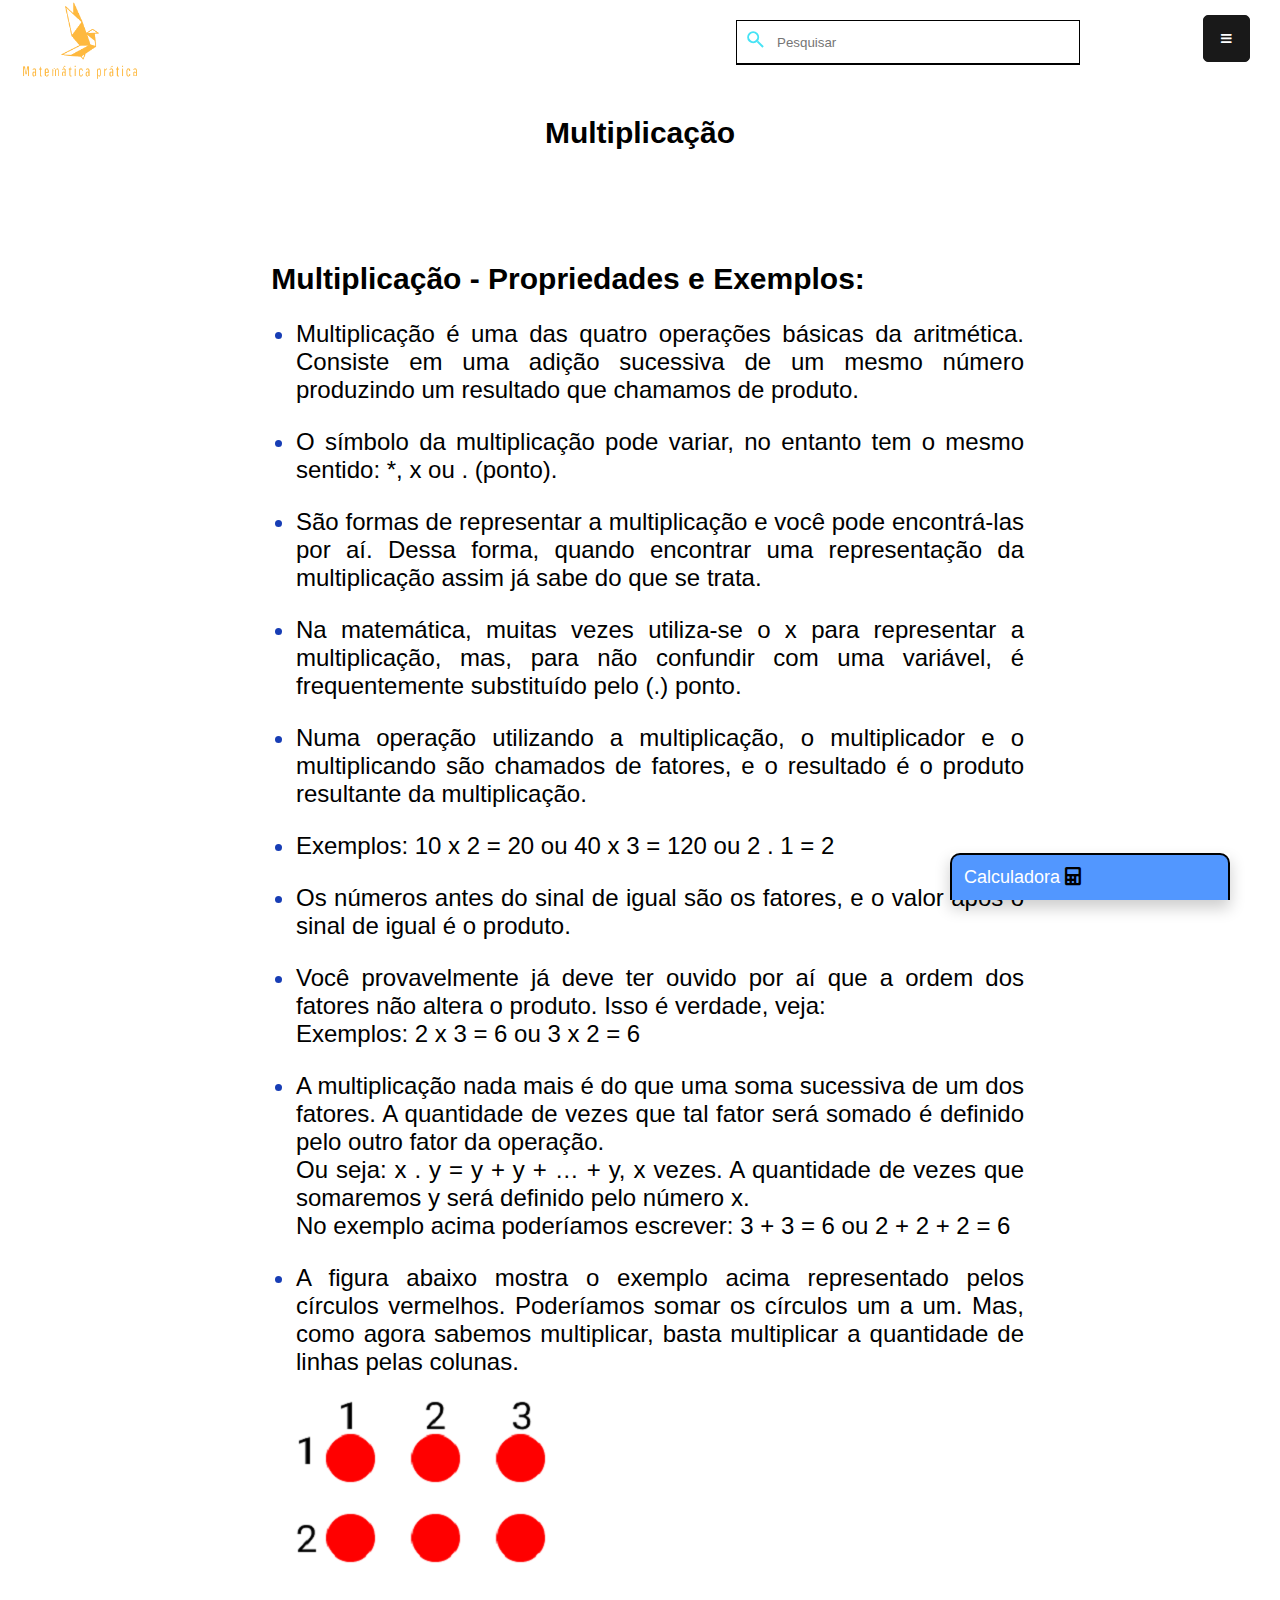
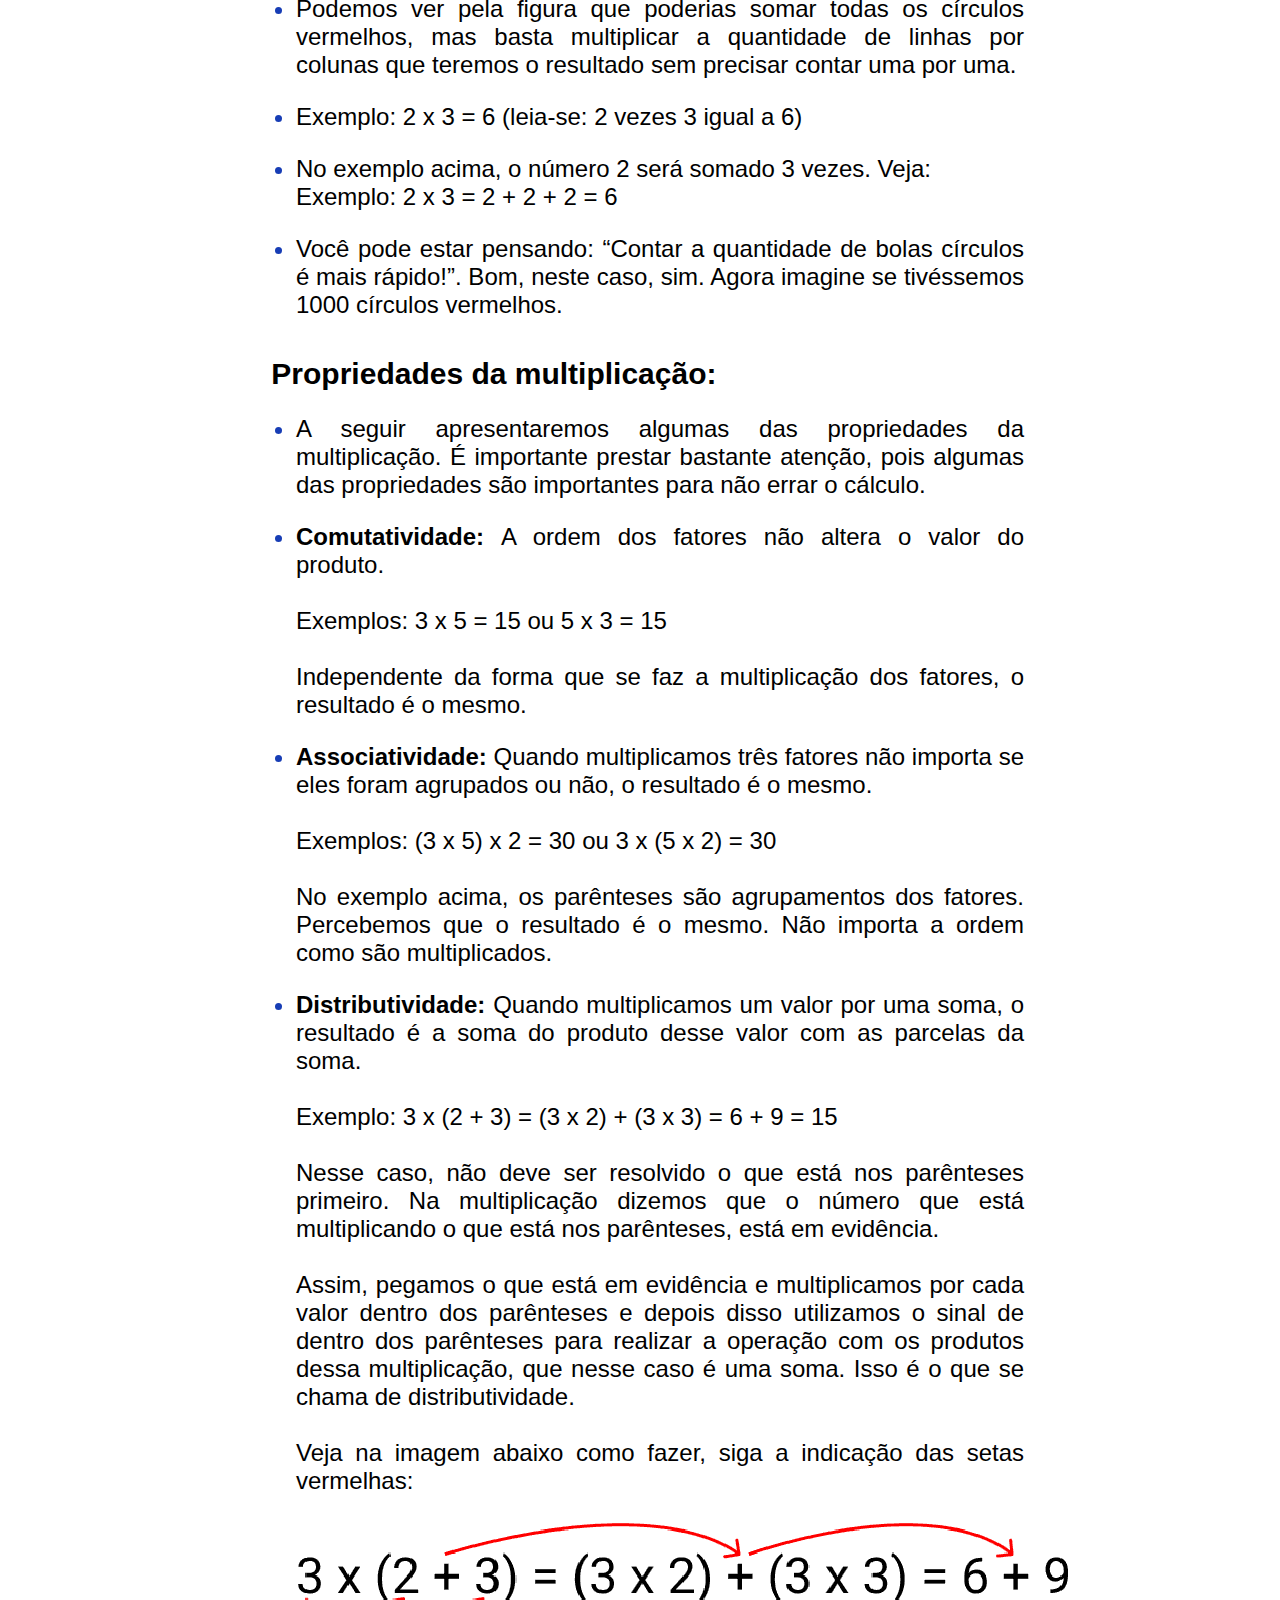
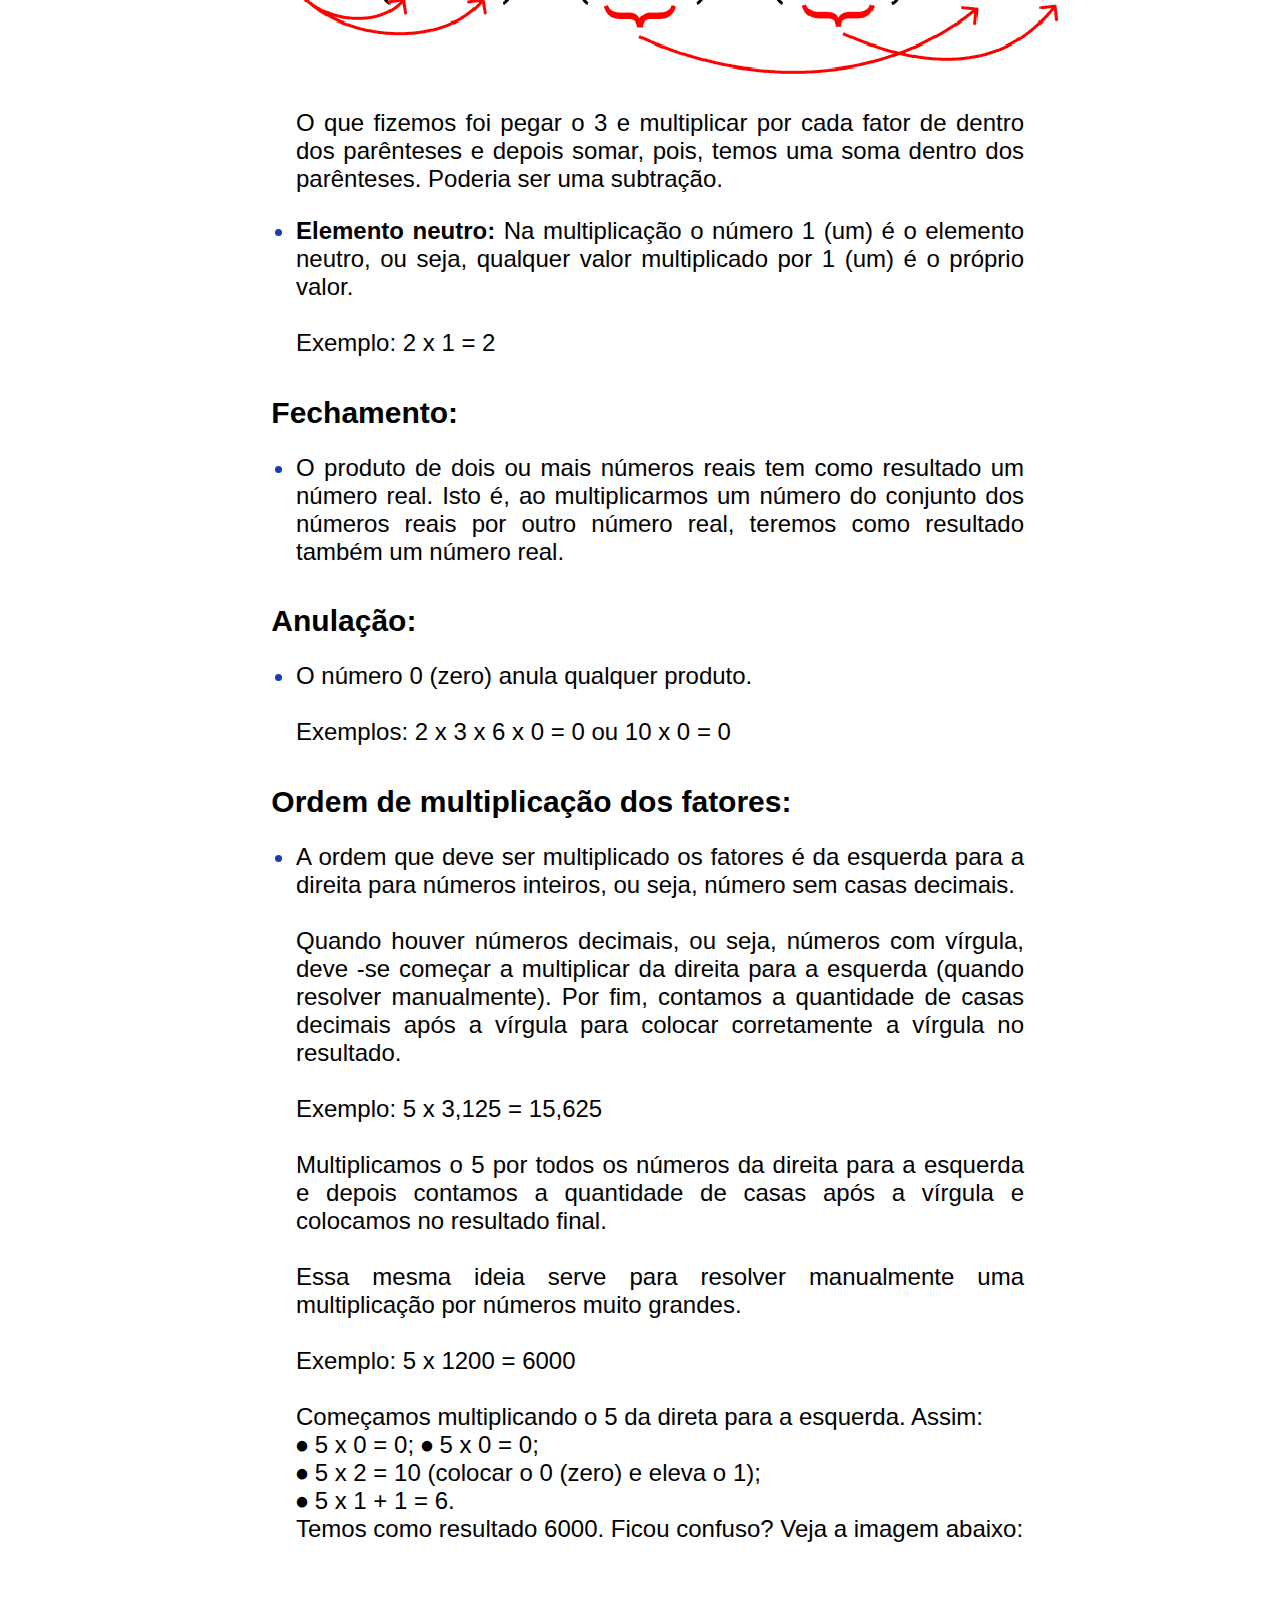
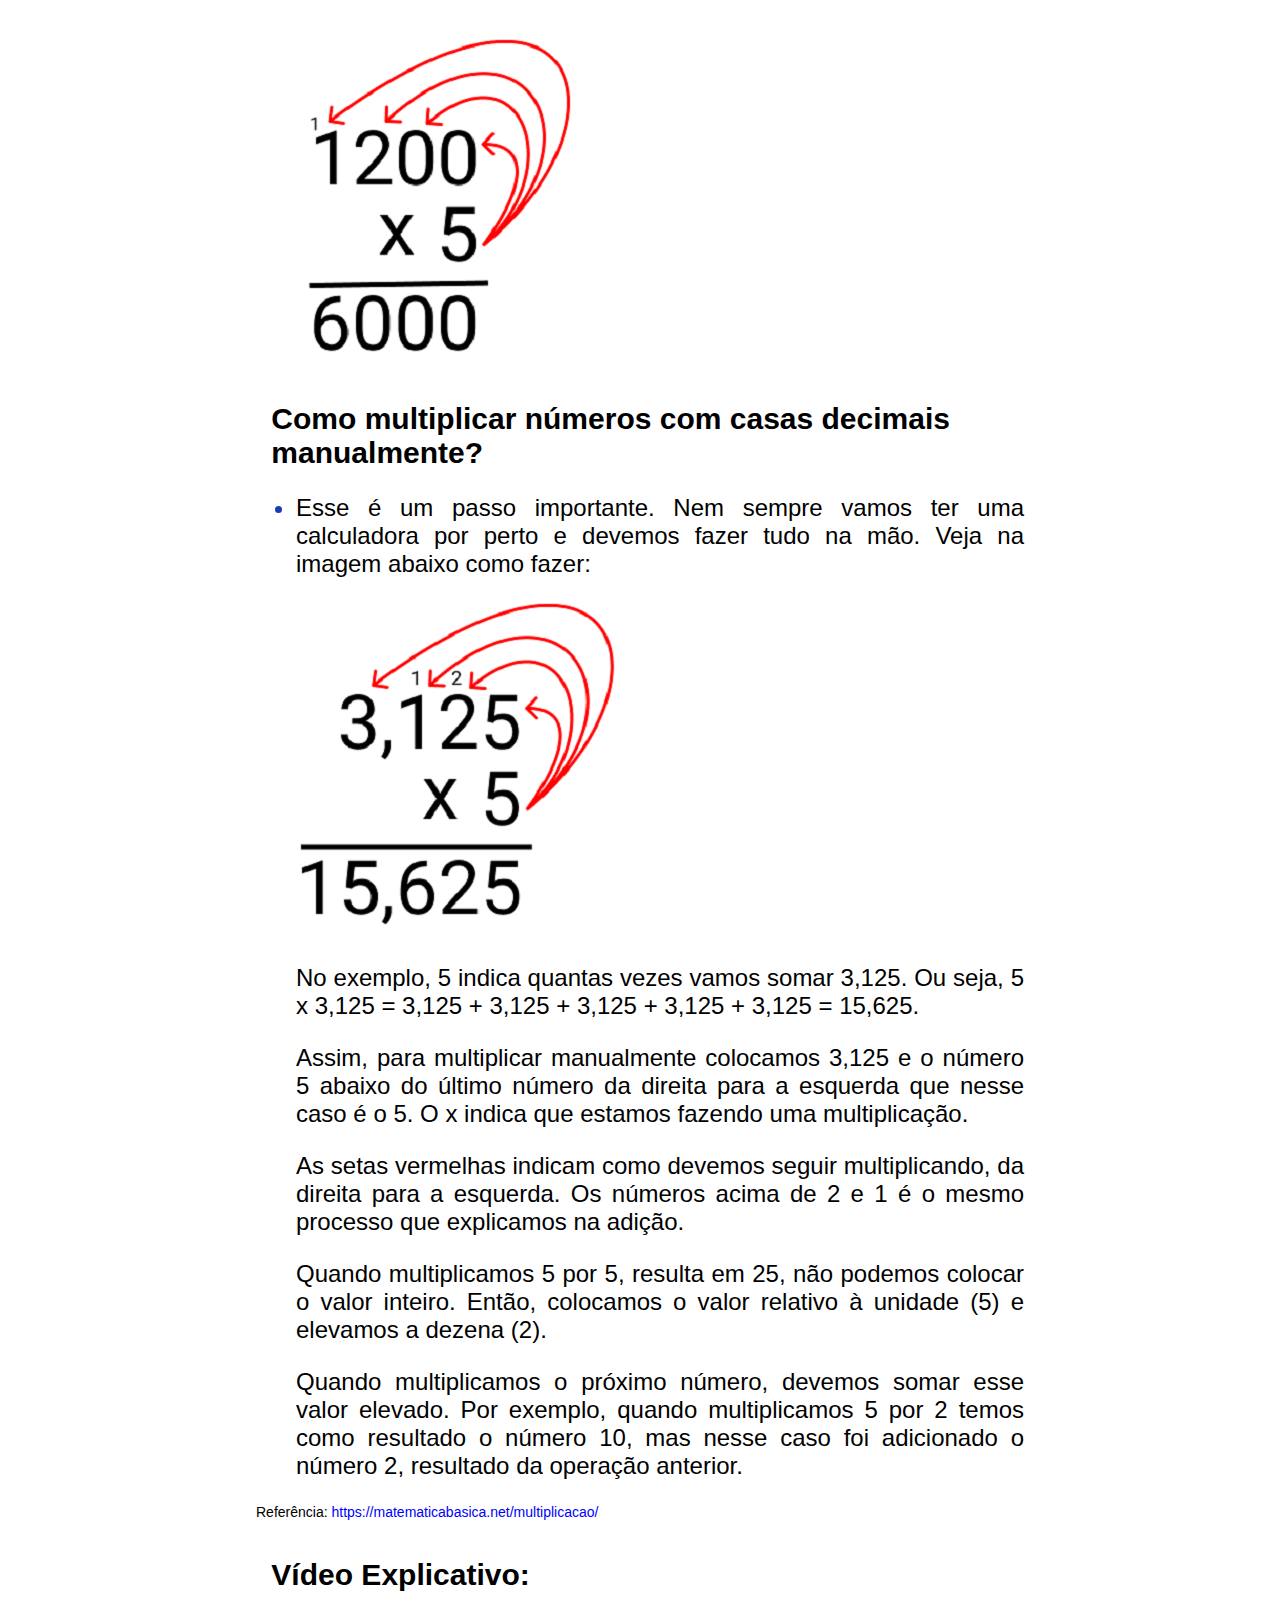
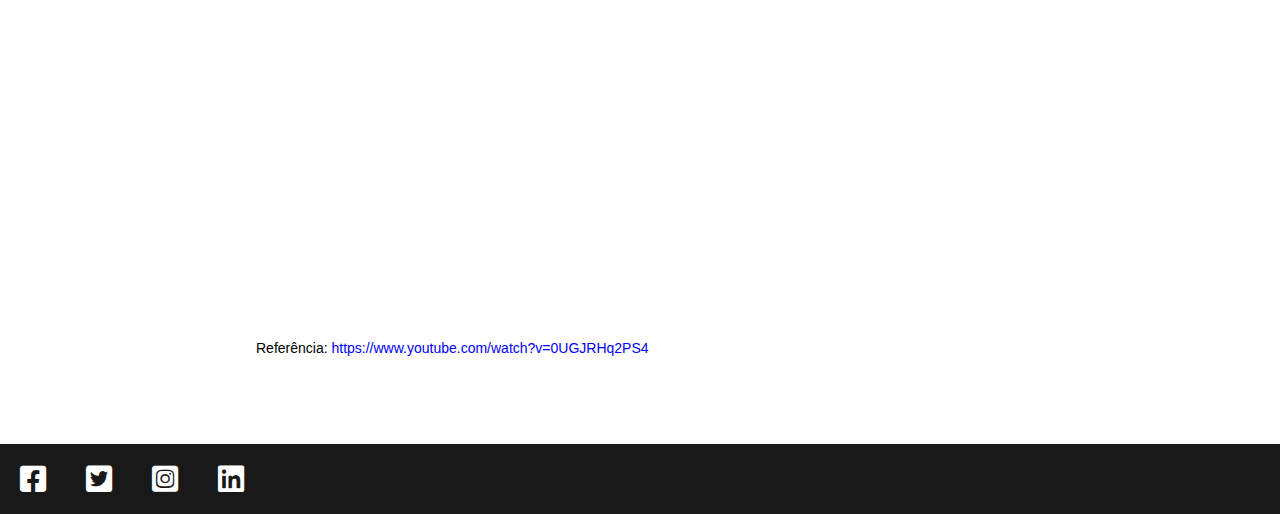
<file: multiplicacao.html>
<!DOCTYPE html>
<html lang="pt-br">
<head>
    <meta charset="UTF-8">
    <meta http-equiv="X-UA-Compatible" content="IE=edge">
    <meta name="viewport" content="width=device-width, initial-scale=1.0">

    <link rel = "stylesheet" type = "text/css" href = "./css/style.css">
    <link rel = "stylesheet" type = "text/css" href = "./css/calculdadora.css">
    <link rel = "stylesheet" type = "text/css" href = "./css/blocos.css">
    <link href = "fontawesome/css/all.css" rel="stylesheet">

    <title>Multiplicação</title>
</head>
<body>
    <header>
        <a href = "index.html">
            <img id = "logo" src= "./imagens/logo-png.png">
        </a>
        <div class="search-box">
            <label for="search-input" class="search-icon"></label>
            <input class="title" type="text" id="title" placeholder="Pesquisar">
            <ul id="lista"></ul>
        </div>
        <!--Menu-->

    </header>
    <main>
        <!--Menu-->
        <div class="menu-lateral">
            <input type = "checkbox" id = "check">
            <label for = "check">
                <i class = "fas fa-bars" id = "btn-menu"></i>
                <i class = "fas fa-times" id = "cancel-menu"></i>
            </label>
            <div class="sidebar">
                <div class="header-menu">Menu</div>
                
                    <a href="aritmetica.html" class="active" id="a-menu">
                        <i style="color: #fff;" class="fa-solid fa-calculator fa"></i>
                        <span>Aritmética</span>
                    </a>
                    <a href="bhaskara.html" class="active" id="a-menu">
                        <i style="color: #fff;" class="fa-solid fa-calculator fa"></i>
                        <span>Bhaskara</span>
                    </a>
                    <a href="pitagoras.html" class="active" id="a-menu">
                        <i style="color: #fff;" class="fa-solid fa-calculator fa"></i>
                        <span>Pitágoras</span>
                    </a>
                    <a href="regra-de-3.html" class="active" id="a-menu">
                        <i style="color: #fff;" class="fa-solid fa-calculator fa"></i>
                        <span>Regra de 3</span>
                    </a>
                    <a href="tabuada.html" class="active" id="a-menu">
                        <i style="color: #fff;" class="fa-solid fa-calculator fa"></i>
                        <span>Tabuada</span>
                    </a>
            </div>
        </div>
        
        <h1 class="titulo-principal">Multiplicação</h1>

        <section class="secao-blocos">
            <div class="bloco">
                <h1 class="titulo-bloco">Multiplicação - Propriedades e Exemplos:</h1>
                <ul>
                    <li><p class="paragrafo">Multiplicação é uma das quatro operações básicas da aritmética. Consiste em uma adição sucessiva de um mesmo número produzindo um resultado que chamamos de produto.</p></li>
                    <li><p class="paragrafo">O símbolo da multiplicação pode variar, no entanto tem o mesmo sentido: *, x ou . (ponto).</p></li>
                    <li><p class="paragrafo">São formas de representar a multiplicação e você pode encontrá-las por aí. Dessa forma, quando encontrar uma representação da multiplicação assim já sabe do que se trata.</p></li>
                    <li><p class="paragrafo">Na matemática, muitas vezes utiliza-se o x para representar a multiplicação, mas, para não confundir com uma variável, é frequentemente substituído pelo (.) ponto.</p></li>
                    <li><p class="paragrafo">Numa operação utilizando a multiplicação, o multiplicador e o multiplicando são chamados de fatores, e o resultado é o produto resultante da multiplicação.</p></li>
                    <li><p class="paragrafo">Exemplos: 10 x 2 = 20 ou 40 x 3 = 120 ou 2 . 1 = 2</p></li>
                    <li><p class="paragrafo">Os números antes do sinal de igual são os fatores, e o valor após o sinal de igual é o produto.</p></li>
                    <li><p class="paragrafo">Você provavelmente já deve ter ouvido por aí que a ordem dos fatores não altera o produto. Isso é verdade, veja: <br>Exemplos: 2 x 3 = 6 ou 3 x 2 = 6 </p></li>
                    <li><p class="paragrafo">A multiplicação nada mais é do que uma soma sucessiva de um dos fatores. A quantidade de vezes que tal fator será somado é definido pelo outro fator da operação. <br> Ou seja: x . y = y + y + … + y, x vezes. A quantidade de vezes que somaremos y será definido pelo número x. <br> No exemplo acima poderíamos escrever: 3 + 3 = 6 ou 2 + 2 + 2 = 6</p></li>
                    <li><p class="paragrafo">A figura abaixo mostra o exemplo acima representado pelos círculos vermelhos. Poderíamos somar os círculos um a um. Mas, como agora sabemos multiplicar, basta multiplicar a quantidade de linhas pelas colunas.</p></li>
                    <img src="./imagens/operadores/conta-multiplicacao1.png">
                    <li><p class="paragrafo">Podemos ver pela figura que poderias somar todas os círculos vermelhos, mas basta multiplicar a quantidade de linhas por colunas que teremos o resultado sem precisar contar uma por uma.</p></li>
                    <li><p class="paragrafo">Exemplo: 2 x 3 = 6 (leia-se: 2 vezes 3 igual a 6)</p></li>
                    <li><p class="paragrafo">No exemplo acima, o número 2 será somado 3 vezes. Veja: <br> Exemplo: 2 x 3 = 2 + 2 + 2 = 6</p></li>
                    <li><p class="paragrafo">Você pode estar pensando: “Contar a quantidade de bolas círculos é mais rápido!”. Bom, neste caso, sim. Agora imagine se tivéssemos 1000 círculos vermelhos.</p></li>
                </ul>
            </div>

            <div class="bloco">
                <h1 class="titulo-bloco">Propriedades da multiplicação:</h1>
                <ul>
                    <li><p class="paragrafo">A seguir apresentaremos algumas das propriedades da multiplicação. É importante prestar bastante atenção, pois algumas das propriedades são importantes para não errar o cálculo.</p></li>

                    <li><p class="paragrafo"><b>Comutatividade: </b>
                        A ordem dos fatores não altera o valor do produto. <br> <br> Exemplos: 3 x 5 = 15 ou 5 x 3 = 15 <br> <br> Independente da forma que se faz a multiplicação dos fatores, o resultado é o mesmo.
                        </p></li>

                    <li><p class="paragrafo"><b>Associatividade:</b> Quando multiplicamos três fatores não importa se eles foram agrupados ou não, o resultado é o mesmo. <br> <br> Exemplos: (3 x 5) x 2 = 30 ou 3 x (5 x 2) = 30 <br> <br> No exemplo acima, os parênteses são agrupamentos dos fatores. Percebemos que o resultado é o mesmo. Não importa a ordem como são multiplicados.</p></li>

                    <li><p class="paragrafo"><b>Distributividade: </b>
                        Quando multiplicamos um valor por uma soma, o resultado é a soma do produto desse valor com as parcelas da soma.<br> <br> Exemplo: 3 x (2 + 3) = (3 x 2) + (3 x 3) = 6 + 9 = 15 <br> <br> Nesse caso, não deve ser resolvido o que está nos parênteses primeiro. Na multiplicação dizemos que o número que está multiplicando o que está nos parênteses, está em evidência. <br> <br> Assim, pegamos o que está em evidência e multiplicamos por cada valor dentro dos parênteses e depois disso utilizamos o sinal de dentro dos parênteses para realizar a operação com os produtos dessa multiplicação, que nesse caso é uma soma. Isso é o que se chama de distributividade. <br> <br> Veja na imagem abaixo como fazer, siga a indicação das setas vermelhas:</p>
                        <img src="./imagens/operadores/conta-multiplicacao2.png">
                        <p class="paragrafo">O que fizemos foi pegar o 3 e multiplicar por cada fator de dentro dos parênteses e depois somar, pois, temos uma soma dentro dos parênteses. Poderia ser uma subtração.</p>
                    </li>

                    <li><p class="paragrafo"><b>Elemento neutro: </b>
                        Na multiplicação o número 1 (um) é o elemento neutro, ou seja, qualquer valor multiplicado por 1 (um) é o próprio valor.<br> <br>
                        Exemplo: 2 x 1 = 2</p></li>
                </ul>
            </div>

            <div class="bloco">
                <h1 class="titulo-bloco">Fechamento:</h1>
                <ul>
                    <li><p class="paragrafo">O produto de dois ou mais números reais tem como resultado um número real. Isto é, ao multiplicarmos um número do conjunto dos números reais por outro número real, teremos como resultado também um número real.</p></li>
                </ul>
            </div>

            <div class="bloco">
                <h1 class="titulo-bloco">Anulação:</h1>
                <ul>
                    <li><p class="paragrafo">O número 0 (zero) anula qualquer produto. <br> <br> Exemplos: 2 x 3 x 6 x 0 = 0 ou 10 x 0 = 0</p></li>
                </ul>
            </div>

            <div class="bloco">
                <h1 class="titulo-bloco">Ordem de multiplicação dos fatores:</h1>
                <ul>
                    <li><p class="paragrafo">A ordem que deve ser multiplicado os fatores é da esquerda para a direita para números inteiros, ou seja, número sem casas decimais. <br> <br> Quando houver números decimais, ou seja, números com vírgula, deve -se começar a multiplicar da direita para a esquerda (quando resolver manualmente). Por fim, contamos a quantidade de casas decimais após a vírgula para colocar corretamente a vírgula no resultado. <br> <br> Exemplo: 5 x 3,125 = 15,625 <br> <br>Multiplicamos o 5 por todos os números da direita para a esquerda e depois contamos a quantidade de casas após a vírgula e colocamos no resultado final. <br> <br>Essa mesma ideia serve para resolver manualmente uma multiplicação por números muito grandes. <br> <br> Exemplo: 5 x 1200 = 6000 <br> <br>Começamos multiplicando o 5 da direta para a esquerda. Assim: <br> ⦁	5 x 0 = 0;
                        ⦁	5 x 0 = 0; <br>
                        ⦁	5 x 2 = 10 (colocar o 0 (zero) e eleva o 1); <br>
                        ⦁	5 x 1 + 1 = 6. <br>
                        Temos como resultado 6000. Ficou confuso? Veja a imagem abaixo:
                        </p>
                        <img src="./imagens/operadores/conta-multiplicacao3.png">
                    </li>
                </ul>
            </div>

            <div class="bloco">
                <h1 class="titulo-bloco">Como multiplicar números com casas decimais manualmente?</h1>
                <ul>
                    <li><p class="paragrafo">Esse é um passo importante. Nem sempre vamos ter uma calculadora por perto e devemos fazer tudo na mão. Veja na imagem abaixo como fazer:</p></li>
                    <img src="./imagens/operadores/conta-multiplicacao4.png">
                    <p class="paragrafo">No exemplo, 5 indica quantas vezes vamos somar 3,125. Ou seja, 5 x 3,125 = 3,125 + 3,125 + 3,125 + 3,125 + 3,125 = 15,625.</p>
                    <p class="paragrafo">Assim, para multiplicar manualmente colocamos 3,125 e o número 5 abaixo do último número da direita para a esquerda que nesse caso é o 5. O x indica que estamos fazendo uma multiplicação.</p>
                    <p class="paragrafo">As setas vermelhas indicam como devemos seguir multiplicando, da direita para a esquerda. Os números acima de 2 e 1 é o mesmo processo que explicamos na adição.</p>
                    <p class="paragrafo">Quando multiplicamos 5 por 5, resulta em 25, não podemos colocar o valor inteiro. Então, colocamos o valor relativo à unidade (5) e elevamos a dezena (2).</p>
                    <p class="paragrafo">Quando multiplicamos o próximo número, devemos somar esse valor elevado. Por exemplo, quando multiplicamos 5 por 2 temos como resultado o número 10, mas nesse caso foi adicionado o número 2, resultado da operação anterior.</p>
                </ul>
                <p class="link-bloco-p">Referência: <a href="https://matematicabasica.net/multiplicacao/" class="link-bloco">https://matematicabasica.net/multiplicacao/</a></p>
            </div>
            
            <div class="bloco">
                <h1 class="titulo-bloco">Vídeo Explicativo:</h1>
                <iframe width="560" height="315" src="https://www.youtube.com/embed/0UGJRHq2PS4" title="YouTube video player" frameborder="0" allow="accelerometer; autoplay; clipboard-write; encrypted-media; gyroscope; picture-in-picture" allowfullscreen></iframe>
                <p class="link-bloco-p">Referência: <a href="https://www.youtube.com/watch?v=0UGJRHq2PS4" class="link-bloco">https://www.youtube.com/watch?v=0UGJRHq2PS4</a></p>
            </div>
            
        </section>
        
        <!--Caculadora-->
        <div class="calc-bar-collapsible">
            <button id="calc-btn" type="button" class="collapsible">Calculadora
                <i id="calc-icon" style="color: #000;" class="fa-solid fa-calculator fa"></i>
            </button>
            <div class="content">
                <div class="full-calc-block">
                    <div classe = "calc-outer">
                        <div class="calc-container2">
                            <form action="" name="Calculator" class = "calculadora-form">
                                <input type="text" class="text maincolor" name="text1" disabled >
                                <input type="text" class="text1 maincolor" name="text12" value="C" onclick="location.reload()"><br>        
                                <input type="button" class="num maincolor" name="btn9" value="9" 
                                            onclick="displaynum(btn9.value)">
                                <input type="button" class="num maincolor" name="btn8" value="8" 
                                            onclick="displaynum(btn8.value)">
                                <input type="button" class="num maincolor" name="btn7" value="7" 
                                            onclick="displaynum(btn7.value)">
                                <input type="button" class="num blu" name="addbtn" value="+" 
                                            onclick="displaynum(addbtn.value)"><br>
                                <input type="button" class="num maincolor" name="btn6" value="6" 
                                            onclick="displaynum(btn6.value)">
                                <input type="button" class="num maincolor" name="btn5" value="5" 
                                            onclick="displaynum(btn5.value)">
                                <input type="button" class="num maincolor" name="btn4" value="4"
                                            onclick="displaynum(btn4.value)">
                                <input type="button" class="num pin" name="subbtn" value="-" 
                                            onclick="displaynum(subbtn.value)"><br>
                                <input type="button" class="num maincolor" name="btn3" value="3" 
                                            onclick="displaynum(btn3.value)">
                                <input type="button" class="num maincolor" name="btn2" value="2" 
                                            onclick="displaynum(btn2.value)">
                                <input type="button" class="num maincolor" name="btn1" value="1" 
                                            onclick="displaynum(btn1.value)">
                                <input type="button" class="num gre" name="mulbtn" value="*" 
                                            onclick="displaynum(mulbtn.value)"><br>        
                                <input type="button" class="num maincolor" name="dotbtn" value="." 
                                            onclick="displaynum(dotbtn.value)">
                                <input type="button" class="num maincolor" name="btn0" value="0" 
                                            onclick="displaynum(btn0.value)">
                                <input type="button" class="num pur" name="eqlbtn" value="=" 
                                            onclick="text1.value=eval(text1.value)">
                                <input type="button" class="num ora" name="divbtn" value="/" 
                                            onclick="displaynum(divbtn.value)"><br>
                            </form>
                        </div>
                    </div>
                </div>
            </div>
        </div>
        
    </main>
    <footer>
        <div class="icons-list">
            <a class="icon" id="txt-white" href="#"><i id="icon-id" class="fab fa-facebook-square fa-2x"></i></a>
            <a class="icon" id="txt-white" href="#"><i id="icon-id" class="fab fa-twitter-square fa-2x"></i></a>
            <a class="icon" id="txt-white" href="#"><i id="icon-id" class="fab fa-instagram-square fa-2x"></i></a>
            <a class="icon" id="txt-white" href="#"><i id="icon-id" class="fab fa-linkedin fa-2x"></i></a>
        </div>
    </footer>
    <script src="./js/script.js"></script>
</body>

</html>
</file>
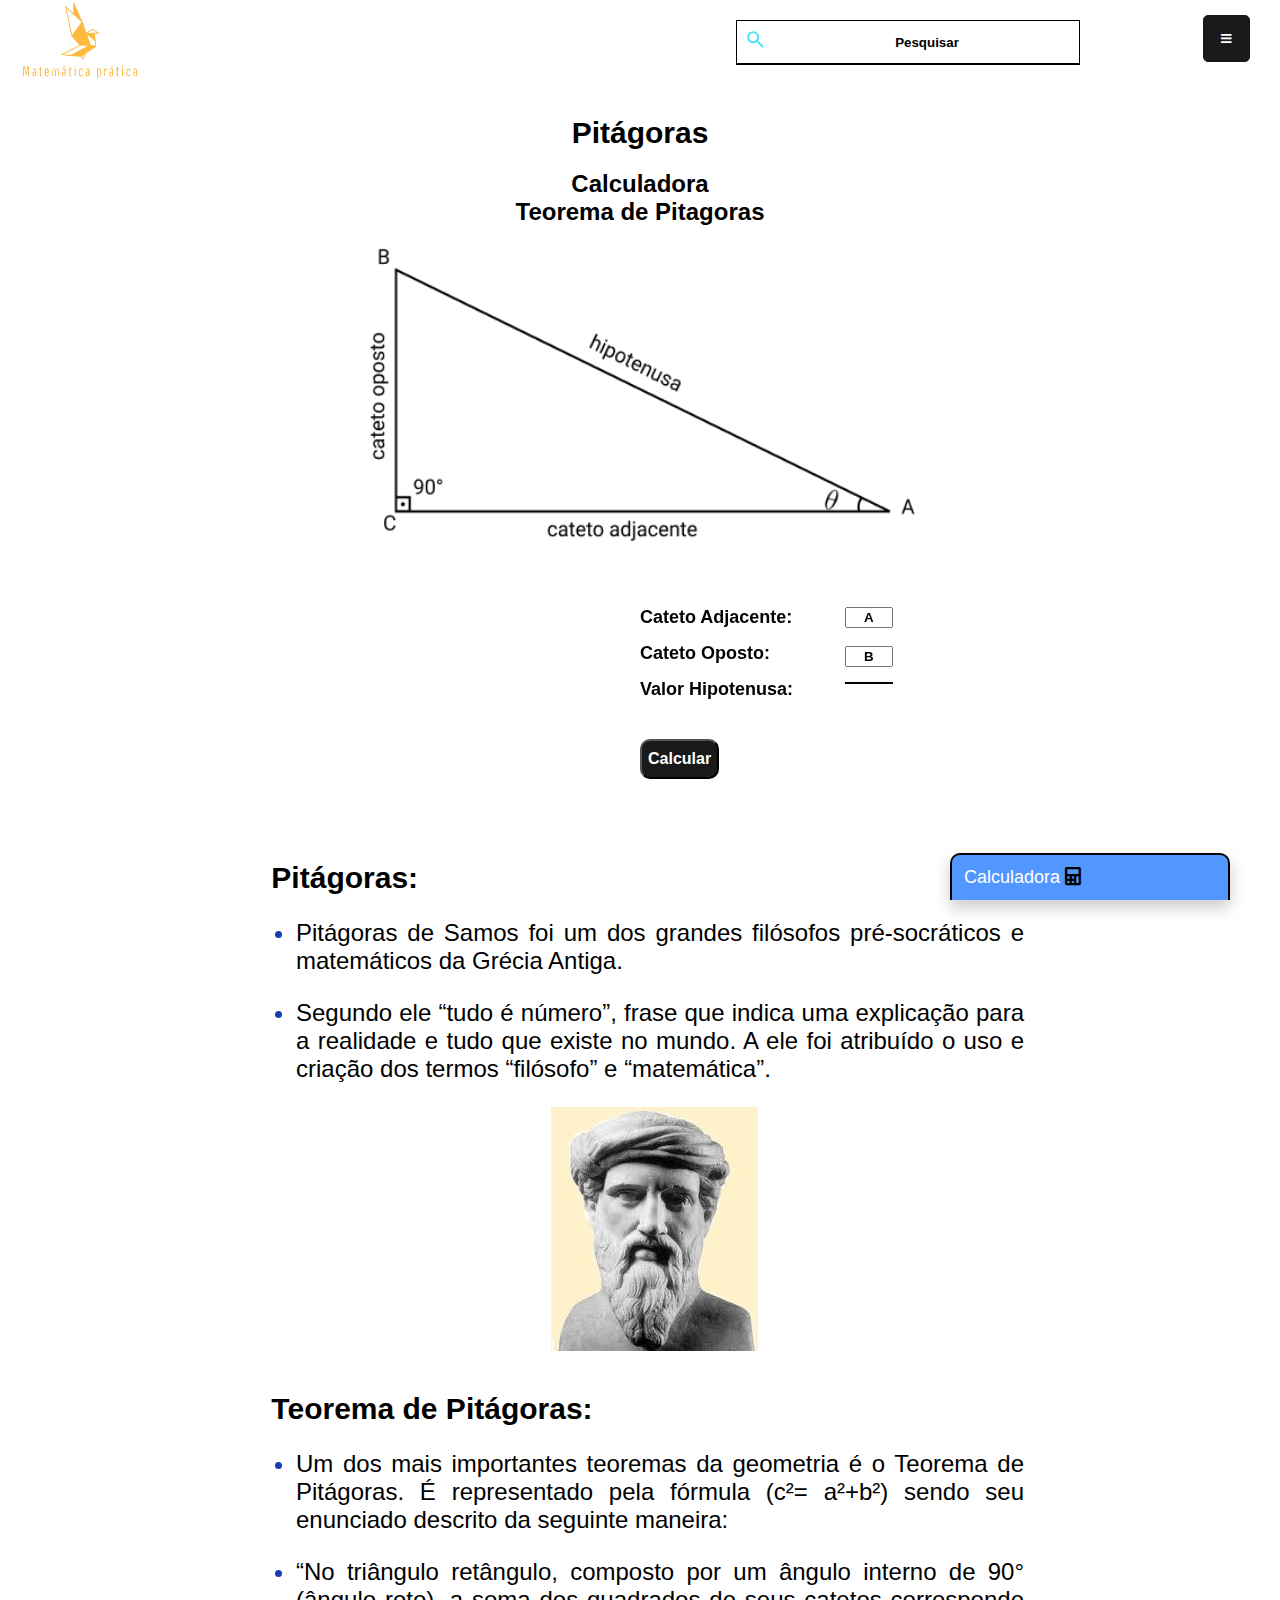
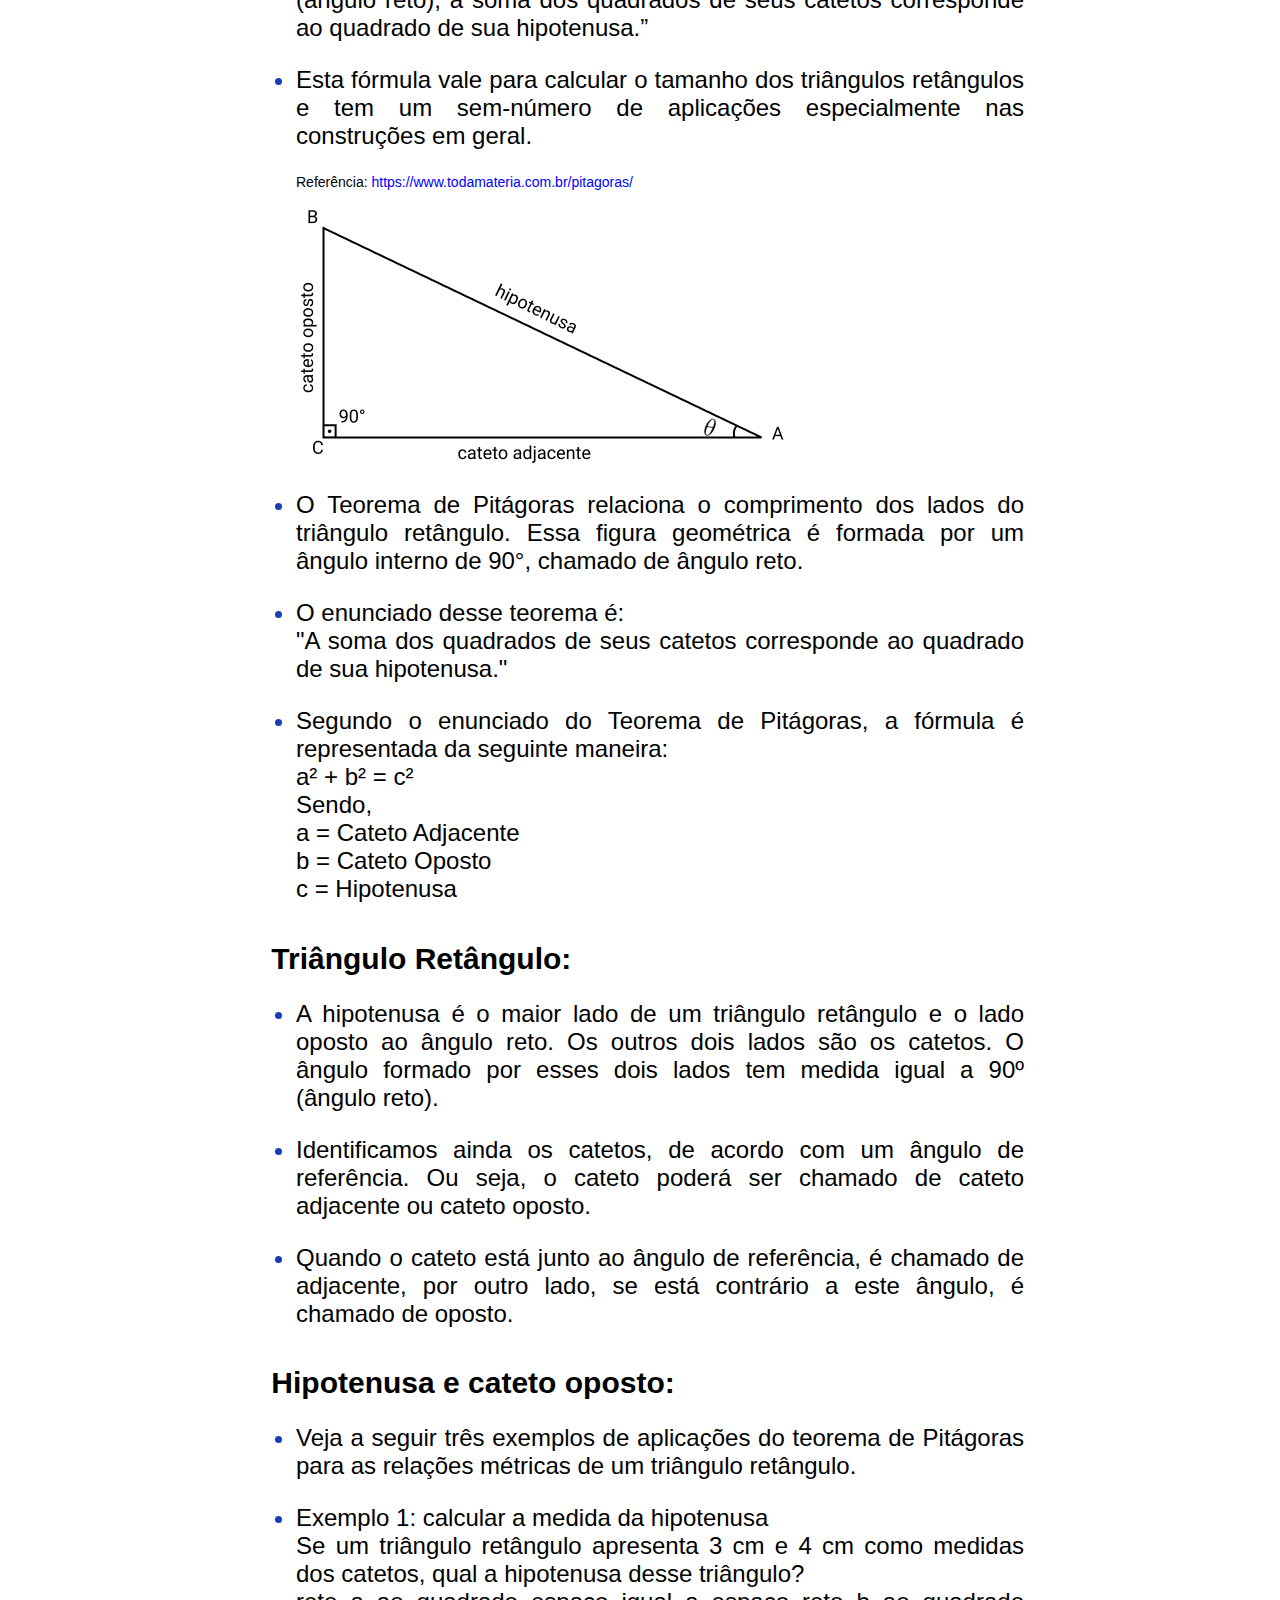
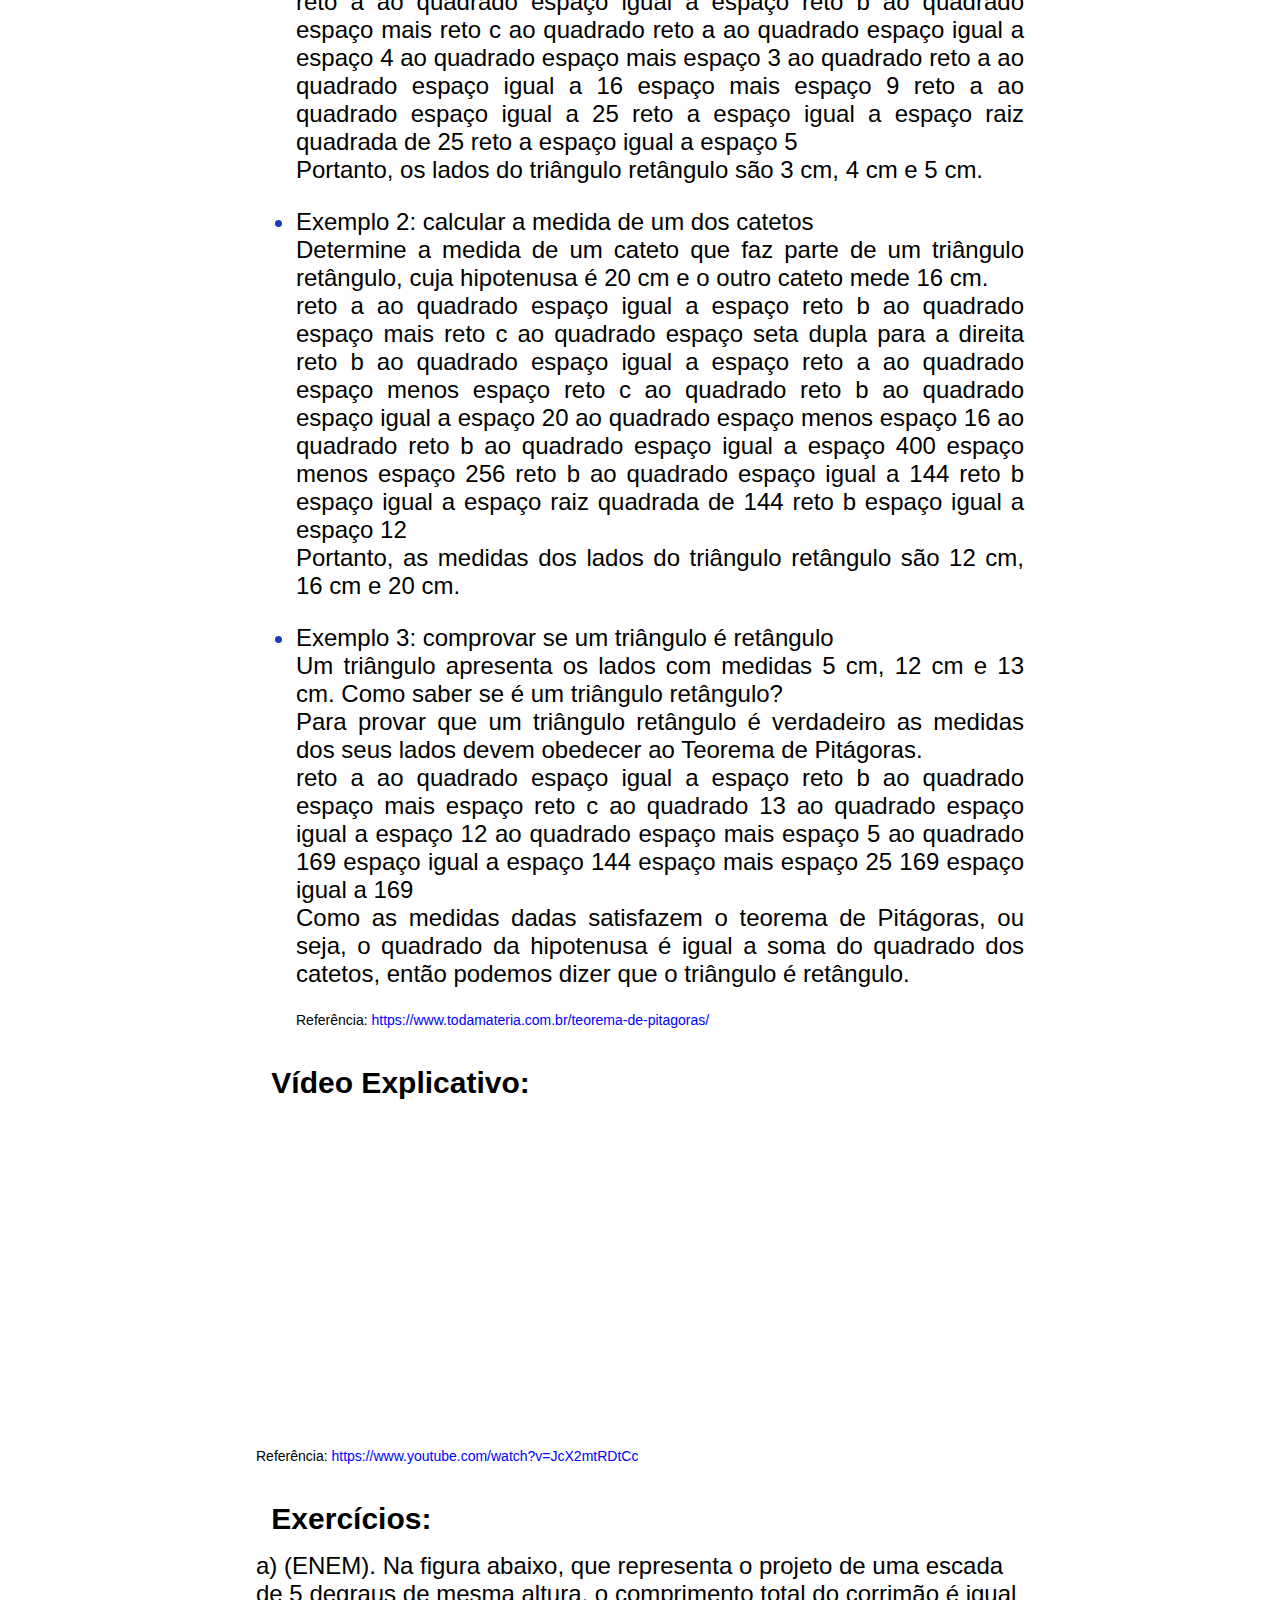
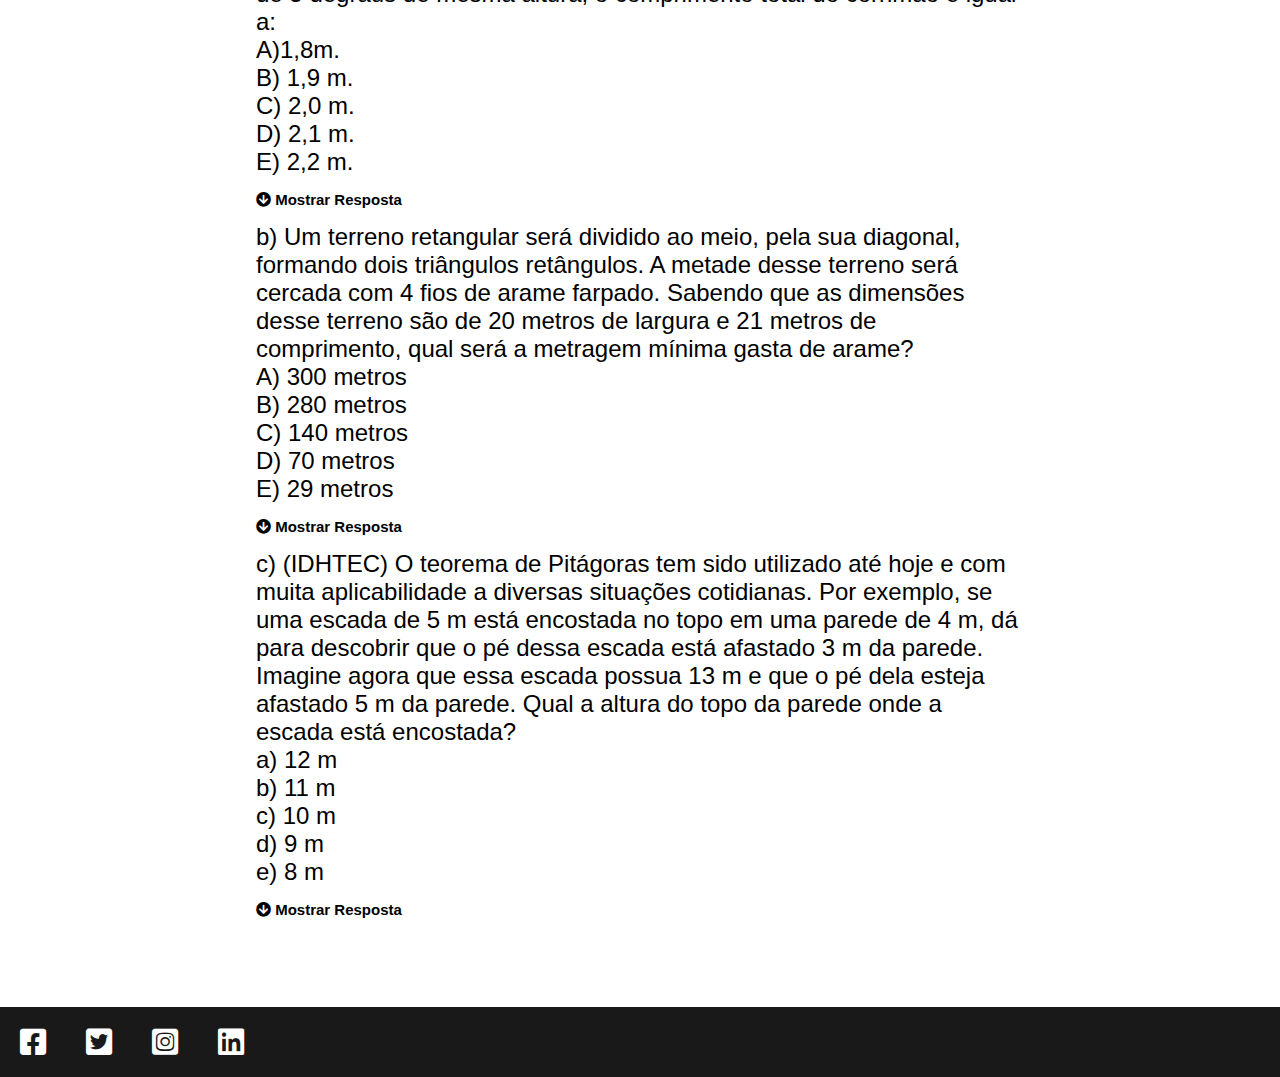
<file: pitagoras.html>
<!DOCTYPE html>
<html lang="pt-br">
<head>
    <meta charset="UTF-8">
    <meta http-equiv="X-UA-Compatible" content="IE=edge">
    <meta name="viewport" content="width=device-width, initial-scale=1.0">

    <link rel = "stylesheet" type = "text/css" href = "./css/style.css">
    <link rel = "stylesheet" type = "text/css" href = "./css/calculdadora.css">
    <link rel = "stylesheet" type = "text/css" href = "./css/blocos.css">
    <link rel = "stylesheet" type = "text/css" href = "./css/pitagoras.css">
    <link href = "fontawesome/css/all.css" rel="stylesheet">

    <title>Pitágoras</title>
</head>
<body>
    <header>
        <a href = "index.html">
            <img id = "logo" src= "./imagens/logo-png.png">
        </a>
        <div class="search-box">
            <label for="search-input" class="search-icon"></label>
            <input class="title" type="text" id="title" placeholder="Pesquisar">
            <ul id="lista"></ul>
        </div>
        <!--Menu-->

    </header>
    <main>
        <!--Menu-->
        <div class="menu-lateral">
            <input type = "checkbox" id = "check">
            <label for = "check">
                <i class = "fas fa-bars" id = "btn-menu"></i>
                <i class = "fas fa-times" id = "cancel-menu"></i>
            </label>
            <div class="sidebar">
                <div class="header-menu">Menu</div>
                
                    <a href="aritmetica.html" class="active" id="a-menu">
                        <i style="color: #fff;" class="fa-solid fa-calculator fa"></i>
                        <span>Aritmética</span>
                    </a>
                    <a href="bhaskara.html" class="active" id="a-menu">
                        <i style="color: #fff;" class="fa-solid fa-calculator fa"></i>
                        <span>Bhaskara</span>
                    </a>
                    <a href="pitagoras.html" class="active" id="a-menu">
                        <i style="color: #fff;" class="fa-solid fa-calculator fa"></i>
                        <span>Pitágoras</span>
                    </a>
                    <a href="regra-de-3.html" class="active" id="a-menu">
                        <i style="color: #fff;" class="fa-solid fa-calculator fa"></i>
                        <span>Regra de 3</span>
                    </a>
                    <a href="tabuada.html" class="active" id="a-menu">
                        <i style="color: #fff;" class="fa-solid fa-calculator fa"></i>
                        <span>Tabuada</span>
                    </a>
            </div>
        </div>
        
        <h1 class="titulo-principal">Pitágoras</h1>

        <!--Calculadora Pitágoras-->
        <h1 id="heading"> Calculadora <br> Teorema de Pitagoras</h1>
    
        <div id="calc-pit">
       
            <img id="triangle" alt="triangle" src="./imagens/trigonometria-triangulo-retangulo.png">
      
            <div id="aDesc">
                <h2>Cateto Adjacente: </h2>
            </div>

            <div id="bDesc">
                <h2>Cateto Oposto: </h2>
            </div>

            <div id="hip">
                <h2>Valor Hipotenusa: </h2>
            </div>

            <input placeholder="A" id="aInput">
 
            <input placeholder="B" id="bInput">
            <div id="result"></div>
            <button id="button">Calcular</button>
        </div>
        
        <section class="secao-blocos">
            
            <div class="bloco">
                <h1 class="titulo-bloco">Pitágoras:</h1>
                <ul>
                    <li><p class="paragrafo">Pitágoras de Samos foi um dos grandes filósofos pré-socráticos e matemáticos da Grécia Antiga.</p></li>
                    <li><p class="paragrafo">Segundo ele “tudo é número”, frase que indica uma explicação para a realidade e tudo que existe no mundo. A ele foi atribuído o uso e criação dos termos “filósofo” e “matemática”.</p></li>
                    <img src="./imagens/Pitagoras.jpg" class="img-pitagoras">
                </ul>
            </div>

            <div class="bloco">
                <h1 class="titulo-bloco">Teorema de Pitágoras:</h1>
                <ul>
                    <li><p class="paragrafo">Um dos mais importantes teoremas da geometria é o Teorema de Pitágoras. É representado pela fórmula (c²= a²+b²) sendo seu enunciado descrito da seguinte maneira:</p></li>
                    <li><p class="paragrafo">“No triângulo retângulo, composto por um ângulo interno de 90° (ângulo reto), a soma dos quadrados de seus catetos corresponde ao quadrado de sua hipotenusa.”</p></li>
                    <li><p class="paragrafo">Esta fórmula vale para calcular o tamanho dos triângulos retângulos e tem um sem-número de aplicações especialmente nas construções em geral.</p></li>
                    <p class="link-bloco-p">Referência: <a href="https://www.todamateria.com.br/pitagoras/" class="link-bloco">https://www.todamateria.com.br/pitagoras/</a></p>
                    <img src="./imagens/trigonometria-triangulo-retangulo.png" class="img-trigonometria">
                    <li><p class="paragrafo">O Teorema de Pitágoras relaciona o comprimento dos lados do triângulo retângulo. Essa figura geométrica é formada por um ângulo interno de 90°, chamado de ângulo reto.</p></li>
                    <li><p class="paragrafo">O enunciado desse teorema é: <br> "A soma dos quadrados de seus catetos corresponde ao quadrado de sua hipotenusa."</p></li>
                    <li><p class="paragrafo">Segundo o enunciado do Teorema de Pitágoras, a fórmula é representada da seguinte maneira: <br>a² + b² = c² <br>Sendo, <br> a = Cateto Adjacente <br>b = Cateto Oposto <br>c = Hipotenusa</p></li>
                </ul>
            </div>

            <div class="bloco">
                <h1 class="titulo-bloco">Triângulo Retângulo:</h1>
                <ul>
                    <li><p class="paragrafo">A hipotenusa é o maior lado de um triângulo retângulo e o lado oposto ao ângulo reto. Os outros dois lados são os catetos. O ângulo formado por esses dois lados tem medida igual a 90º (ângulo reto).</p></li>
                    <li><p class="paragrafo">Identificamos ainda os catetos, de acordo com um ângulo de referência. Ou seja, o cateto poderá ser chamado de cateto adjacente ou cateto oposto.</p></li>
                    <li><p class="paragrafo">Quando o cateto está junto ao ângulo de referência, é chamado de adjacente, por outro lado, se está contrário a este ângulo, é chamado de oposto.</p></li>
                </ul>
            </div>

            <div class="bloco">
                <h1 class="titulo-bloco">Hipotenusa e cateto oposto:</h1>
                <ul>
                    <li><p class="paragrafo">Veja a seguir três exemplos de aplicações do teorema de Pitágoras para as relações métricas de um triângulo retângulo.</p></li>
                    <li><p class="paragrafo">Exemplo 1: calcular a medida da hipotenusa <br> Se um triângulo retângulo apresenta 3 cm e 4 cm como medidas dos catetos, qual a hipotenusa desse triângulo? <br> reto a ao quadrado espaço igual a espaço reto b ao quadrado espaço mais reto c ao quadrado reto a ao quadrado espaço igual a espaço 4 ao quadrado espaço mais espaço 3 ao quadrado reto a ao quadrado espaço igual a 16 espaço mais espaço 9 reto a ao quadrado espaço igual a 25 reto a espaço igual a espaço raiz quadrada de 25 reto a espaço igual a espaço 5 <br> Portanto, os lados do triângulo retângulo são 3 cm, 4 cm e 5 cm.</p></li>
                    <li><p class="paragrafo">Exemplo 2: calcular a medida de um dos catetos <br> Determine a medida de um cateto que faz parte de um triângulo retângulo, cuja hipotenusa é 20 cm e o outro cateto mede 16 cm. <br> reto a ao quadrado espaço igual a espaço reto b ao quadrado espaço mais reto c ao quadrado espaço seta dupla para a direita reto b ao quadrado espaço igual a espaço reto a ao quadrado espaço menos espaço reto c ao quadrado reto b ao quadrado espaço igual a espaço 20 ao quadrado espaço menos espaço 16 ao quadrado reto b ao quadrado espaço igual a espaço 400 espaço menos espaço 256 reto b ao quadrado espaço igual a 144 reto b espaço igual a espaço raiz quadrada de 144 reto b espaço igual a espaço 12 <br> Portanto, as medidas dos lados do triângulo retângulo são 12 cm, 16 cm e 20 cm.</p></li>
                    <li><p class="paragrafo">Exemplo 3: comprovar se um triângulo é retângulo<br> Um triângulo apresenta os lados com medidas 5 cm, 12 cm e 13 cm. Como saber se é um triângulo retângulo?<br> Para provar que um triângulo retângulo é verdadeiro as medidas dos seus lados devem obedecer ao Teorema de Pitágoras. <br> reto a ao quadrado espaço igual a espaço reto b ao quadrado espaço mais espaço reto c ao quadrado 13 ao quadrado espaço igual a espaço 12 ao quadrado espaço mais espaço 5 ao quadrado 169 espaço igual a espaço 144 espaço mais espaço 25 169 espaço igual a 169 <br>Como as medidas dadas satisfazem o teorema de Pitágoras, ou seja, o quadrado da hipotenusa é igual a soma do quadrado dos catetos, então podemos dizer que o triângulo é retângulo.</p></li>
                    <p class="link-bloco-p">Referência: <a href="https://www.todamateria.com.br/teorema-de-pitagoras/" class="link-bloco">https://www.todamateria.com.br/teorema-de-pitagoras/</a></p>
                </ul>
            </div>
            
            <div class="bloco">
                <h1 class="titulo-bloco">Vídeo Explicativo:</h1>
                <iframe width="560" height="315" src="https://www.youtube.com/embed/JcX2mtRDtCc" title="YouTube video player" frameborder="0" allow="accelerometer; autoplay; clipboard-write; encrypted-media; gyroscope; picture-in-picture" allowfullscreen></iframe>
                <p class="link-bloco-p">Referência: <a href="https://www.youtube.com/watch?v=JcX2mtRDtCc" class="link-bloco">https://www.youtube.com/watch?v=JcX2mtRDtCc</a></p>
            </div>

            <div class="bloco">
                <h1 class="titulo-bloco">Exercícios:</h1>
                <!--Exercício a-->
                <div class="exercicios">a) (ENEM). Na figura abaixo, que representa o projeto de uma escada de 5 degraus de mesma altura, o comprimento total do corrimão é igual a: <br>
                    A)1,8m. <br>
                    B) 1,9 m. <br>
                    C) 2,0 m. <br>
                    D) 2,1 m. <br>
                    E) 2,2 m. <br>

                </div>
                <input type="checkbox" id="btn-a">

                <label for= "btn-a" >
                <p><i class="fa fa-arrow-circle-down"></i><strong> Mostrar Resposta</strong></p>
                </label>

                <div class="hide">
                    <p class="resposta">
                        Observe que a altura entre o primeiro degrau e o corrimão é de 90 cm. Somando o comprimento de cada degrau, obteremos 5 . 24 = 120 cm <br>
                        Observe que será formado um triângulo retângulo de catetos 90 cm e 120 cm. Podemos aplicar o Teorema de Pitágoras para encontrar a medida do corrimão: <br>

                        a² = b² + c² <br>
                        a² = 90² + 120² <br>
                        a² = 8100 + 14400 <br>
                        a² = 22500 <br>
                        a = √22500 <br>
                        a = 150cm <br>

                        Assim, o corrimão terá 150 cm. Mas observe que ainda há dois pedaços do corrimão, ambos de 30 cm, assim, a medida do corrimão será 150 cm + 60 cm = 210 cm. Transformando para metros (dividindo por 100) teremos 2,1 m. <b>Alternativa D.</b>
                        <p class="link-bloco-p">Referência: <a href="https://www.infoescola.com/matematica/teorema-de-pitagoras/" class="link-bloco">https://www.infoescola.com/matematica/teorema-de-pitagoras/</a></p>
                </div>
            </div>

            <div class="bloco">
                <!--Exercício b-->
                <div class="exercicios">b) Um terreno retangular será dividido ao meio, pela sua diagonal, formando dois triângulos retângulos. A metade desse terreno será cercada com 4 fios de arame farpado. Sabendo que as dimensões desse terreno são de 20 metros de largura e 21 metros de comprimento, qual será a metragem mínima gasta de arame?<br>
                    A) 300 metros <br>
                    B) 280 metros <br>
                    C) 140 metros <br>
                    D) 70 metros <br>
                    E) 29 metros <br>
                </div>
                <input type="checkbox" id="btn-b">

                <label for= "btn-b" >
                <p><i class="fa fa-arrow-circle-down"></i><strong> Mostrar Resposta</strong></p>
                </label>

                <div class="hide">
                    <p class="resposta">
                        R: <b>Alternativa B</b> <br>
                        Para encontrar a hipotenusa, que é diagonal d desse retângulo, aplicamos o teorema de Pitágoras <br>

                        d² = 20² + 21² <br>
                        d² = 400 + 441 <br>
                        d² = 841 <br>
                        d = √841 <br>
                        d = 29 <br>

                        Sabendo que as dimensões do triângulo são 20, 21 e 29, vamos calcular seu perímetro. <br>
                        P = 20 + 21 + 29 = 70 metros <br>

                        Como haverá 4 fios de arame farpado, multiplicando o perímetro por 4, encontraremos a metragem de arame necessária. <br>

                        70 x 4 = 280 metros

                        <p class="link-bloco-p">Referência: <a href="https://exercicios.brasilescola.uol.com.br/exercicios-matematica/exercicios-sobre-teorema-pitagoras.htm" class="link-bloco">https://exercicios.brasilescola.uol.com.br/exercicios-matematica/exercicios-sobre-teorema-pitagoras.htm</a></p>
                </div>
            </div>

            <div class="bloco">
                <!--Exercício c-->
                <div class="exercicios">c) (IDHTEC) O teorema de Pitágoras tem sido utilizado até hoje e com muita aplicabilidade a diversas situações cotidianas. Por exemplo, se uma escada de 5 m está encostada no topo em uma parede de 4 m, dá para descobrir que o pé dessa escada está afastado 3 m da parede. Imagine agora que essa escada possua 13 m e que o pé dela esteja afastado 5 m da parede. Qual a altura do topo da parede onde a escada está encostada? <br>
                    a) 12 m <br>
                    b) 11 m <br>
                    c) 10 m <br>
                    d) 9 m <br>
                    e) 8 m <br>
                    
                </div>
                <input type="checkbox" id="btn-c">

                <label for= "btn-c">
                <p><i class="fa fa-arrow-circle-down"></i><strong> Mostrar Resposta</strong></p>
                </label>

                <div class="hide">
                    <p class="resposta">
                        R: <b>Alternativa A</b> <br>
                        Ao encostar a escada na parede, ela forma um triângulo retângulo conforme a imagem a seguir: <br>
                        Então, aplicando o teorema de Pitágoras, temos que: <br>
                        13 m → medida da hipotenusa; <br>
                        5 m e x → medidas dos catetos. <br>
                        13² = 5² + x² <br>
                        169 = 25 + x² <br>
                        169 – 25 = x² <br>
                        144 = x² <br>
                        x = √144 <br>
                        x = 12 <br>

                        <p class="link-bloco-p">Referência: <a href="https://mundoeducacao.uol.com.br/matematica/teorema-de-pitagoras.htm" class="link-bloco">https://mundoeducacao.uol.com.br/matematica/teorema-de-pitagoras.htm</a></p>
                </div>

            </div>
            
        </section>
        
        <!--Caculadora-->
        <div class="calc-bar-collapsible">
            <button id="calc-btn" type="button" class="collapsible">Calculadora
                <i id="calc-icon" style="color: #000;" class="fa-solid fa-calculator fa"></i>
            </button>
            <div class="content">
                <div class="full-calc-block">
                    <div classe = "calc-outer">
                        <div class="calc-container2">
                            <form action="" name="Calculator" class = "calculadora-form">
                                <input type="text" class="text maincolor" name="text1" disabled >
                                <input type="text" class="text1 maincolor" name="text12" value="C" onclick="location.reload()"><br>        
                                <input type="button" class="num maincolor" name="btn9" value="9" 
                                            onclick="displaynum(btn9.value)">
                                <input type="button" class="num maincolor" name="btn8" value="8" 
                                            onclick="displaynum(btn8.value)">
                                <input type="button" class="num maincolor" name="btn7" value="7" 
                                            onclick="displaynum(btn7.value)">
                                <input type="button" class="num blu" name="addbtn" value="+" 
                                            onclick="displaynum(addbtn.value)"><br>
                                <input type="button" class="num maincolor" name="btn6" value="6" 
                                            onclick="displaynum(btn6.value)">
                                <input type="button" class="num maincolor" name="btn5" value="5" 
                                            onclick="displaynum(btn5.value)">
                                <input type="button" class="num maincolor" name="btn4" value="4"
                                            onclick="displaynum(btn4.value)">
                                <input type="button" class="num pin" name="subbtn" value="-" 
                                            onclick="displaynum(subbtn.value)"><br>
                                <input type="button" class="num maincolor" name="btn3" value="3" 
                                            onclick="displaynum(btn3.value)">
                                <input type="button" class="num maincolor" name="btn2" value="2" 
                                            onclick="displaynum(btn2.value)">
                                <input type="button" class="num maincolor" name="btn1" value="1" 
                                            onclick="displaynum(btn1.value)">
                                <input type="button" class="num gre" name="mulbtn" value="*" 
                                            onclick="displaynum(mulbtn.value)"><br>        
                                <input type="button" class="num maincolor" name="dotbtn" value="." 
                                            onclick="displaynum(dotbtn.value)">
                                <input type="button" class="num maincolor" name="btn0" value="0" 
                                            onclick="displaynum(btn0.value)">
                                <input type="button" class="num pur" name="eqlbtn" value="=" 
                                            onclick="text1.value=eval(text1.value)">
                                <input type="button" class="num ora" name="divbtn" value="/" 
                                            onclick="displaynum(divbtn.value)"><br>
                            </form>
                        </div>
                    </div>
                </div>
            </div>
        </div>
        
    </main>
    <footer>
        <div class="icons-list">
            <a class="icon" id="txt-white" href="#"><i id="icon-id" class="fab fa-facebook-square fa-2x"></i></a>
            <a class="icon" id="txt-white" href="#"><i id="icon-id" class="fab fa-twitter-square fa-2x"></i></a>
            <a class="icon" id="txt-white" href="#"><i id="icon-id" class="fab fa-instagram-square fa-2x"></i></a>
            <a class="icon" id="txt-white" href="#"><i id="icon-id" class="fab fa-linkedin fa-2x"></i></a>
        </div>
    </footer>
    <script src="./js/script.js"></script>
    <script src="./js/pitagoras.js"></script>
</body>

</html>
</file>
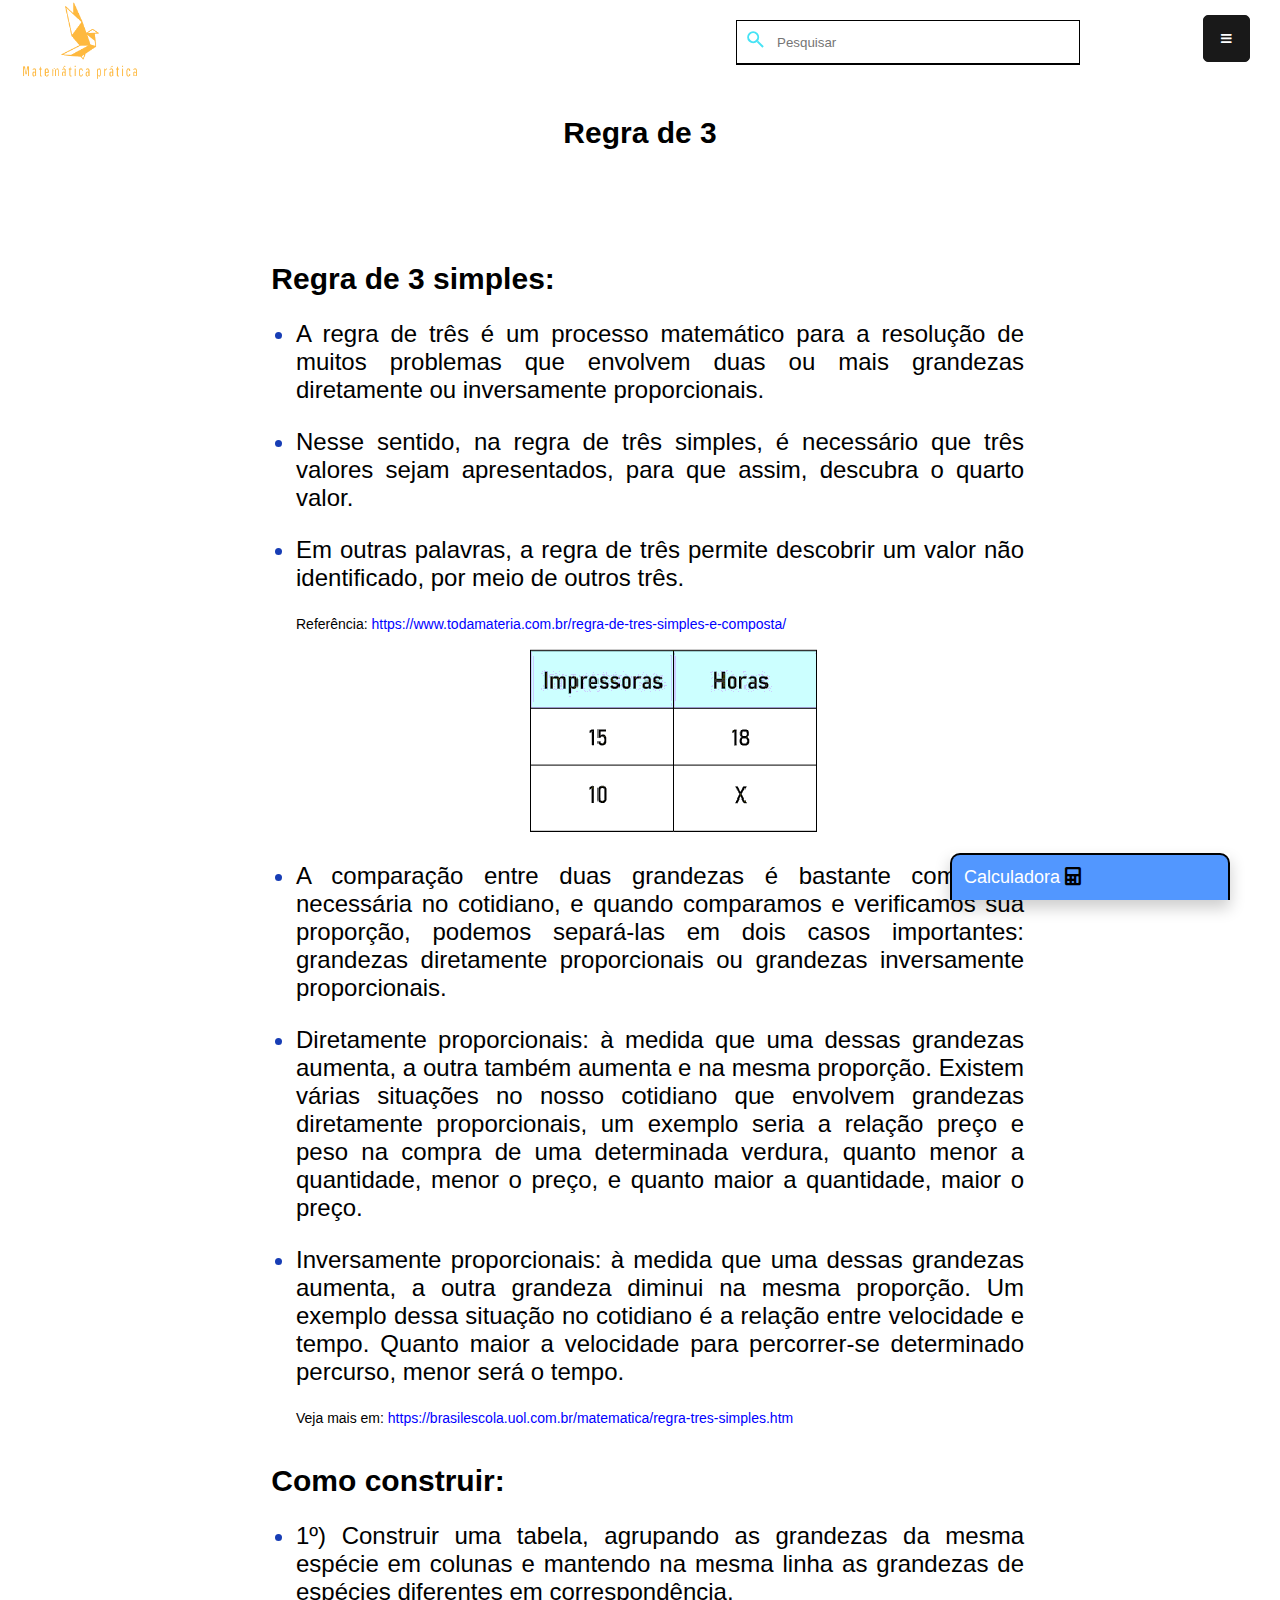
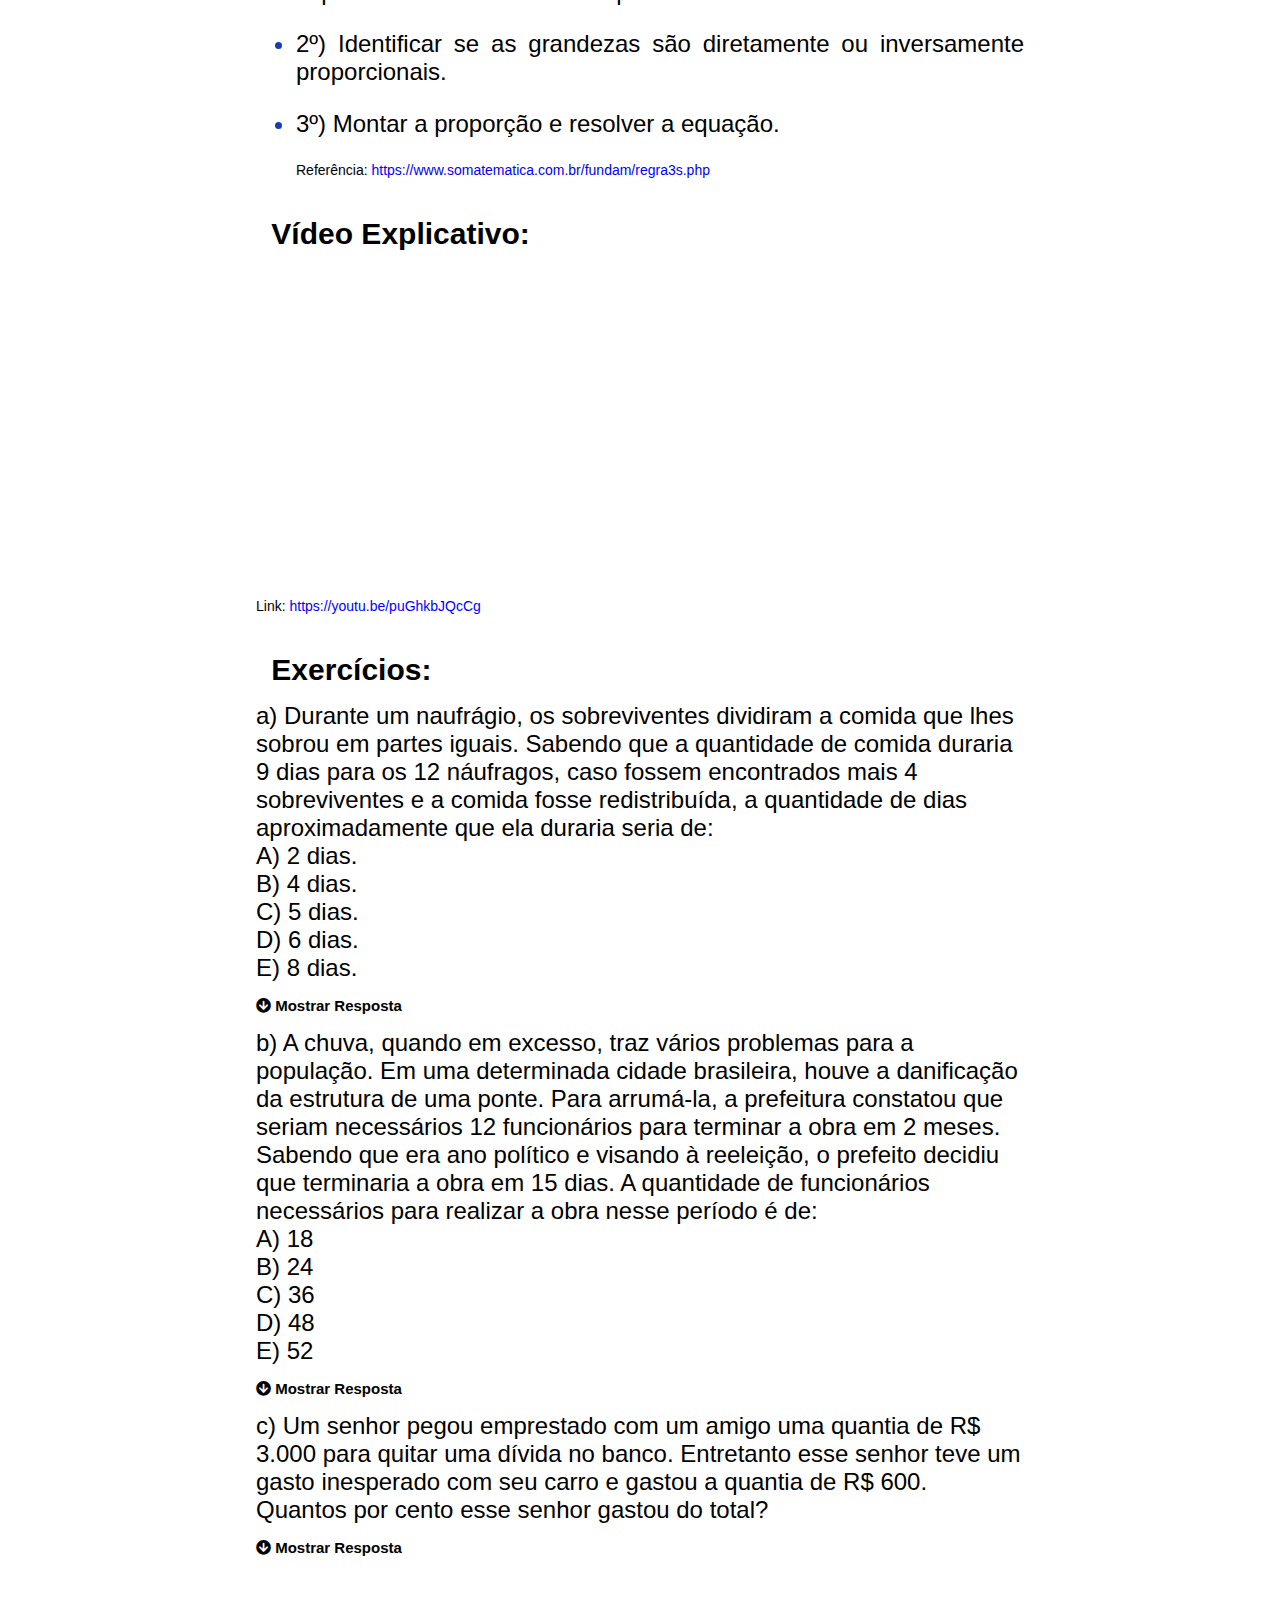
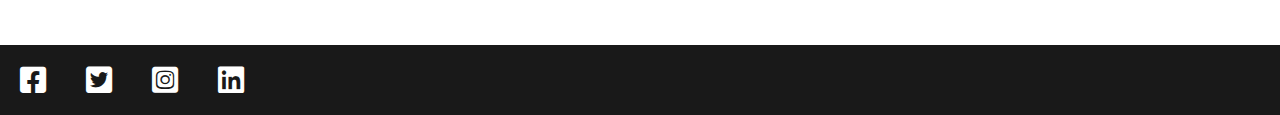
<file: regra-de-3.html>
<!DOCTYPE html>
<html lang="pt-br">
<head>
    <meta charset="UTF-8">
    <meta http-equiv="X-UA-Compatible" content="IE=edge">
    <meta name="viewport" content="width=device-width, initial-scale=1.0">

    <link rel = "stylesheet" type = "text/css" href = "./css/style.css">
    <link rel = "stylesheet" type = "text/css" href = "./css/calculdadora.css">
    <link rel = "stylesheet" type = "text/css" href = "./css/blocos.css">
    <link href="fontawesome/css/all.css" rel="stylesheet">

    <title>Regra de 3</title>
</head>
<body>
    <header>
        <a href = "index.html">
            <img id = "logo" src= "./imagens/logo-png.png">
        </a>
        <div class="search-box">
            <label for="search-input" class="search-icon"></label>
            <input class="title" type="text" id="title" placeholder="Pesquisar">
            <ul id="lista"></ul>
        </div>
        <!--Menu-->

    </header>
    <main>
        <!--Menu-->
        <div class="menu-lateral">
            <input type = "checkbox" id = "check">
            <label for = "check">
                <i class = "fas fa-bars" id = "btn-menu"></i>
                <i class = "fas fa-times" id = "cancel-menu"></i>
            </label>
            <div class="sidebar">
                <div class="header-menu">Menu</div>
                
                    <a href="aritmetica.html" class="active" id="a-menu">
                        <i style="color: #fff;" class="fa-solid fa-calculator fa"></i>
                        <span>Aritmética</span>
                    </a>
                    <a href="bhaskara.html" class="active" id="a-menu">
                        <i style="color: #fff;" class="fa-solid fa-calculator fa"></i>
                        <span>Bhaskara</span>
                    </a>
                    <a href="pitagoras.html" class="active" id="a-menu">
                        <i style="color: #fff;" class="fa-solid fa-calculator fa"></i>
                        <span>Pitágoras</span>
                    </a>
                    <a href="regra-de-3.html" class="active" id="a-menu">
                        <i style="color: #fff;" class="fa-solid fa-calculator fa"></i>
                        <span>Regra de 3</span>
                    </a>
                    <a href="tabuada.html" class="active" id="a-menu">
                        <i style="color: #fff;" class="fa-solid fa-calculator fa"></i>
                        <span>Tabuada</span>
                    </a>
            </div>
        </div>
        
        <h1 class="titulo-principal">Regra de 3</h1>
        
        <section class="secao-blocos">
            <div class="bloco">
                <h1 class="titulo-bloco">Regra de 3 simples:</h1>
                <ul>
                    <li><p class="paragrafo">A regra de três é um processo matemático para a resolução de muitos problemas que envolvem duas ou mais grandezas diretamente ou inversamente proporcionais.</p></li>
                    <li><p class="paragrafo">Nesse sentido, na regra de três simples, é necessário que três valores sejam apresentados, para que assim, descubra o quarto valor.</p></li>
                    <li><p class="paragrafo">Em outras palavras, a regra de três permite descobrir um valor não identificado, por meio de outros três.</p></li>
                    <p class="link-bloco-p">Referência: <a href="https://www.todamateria.com.br/regra-de-tres-simples-e-composta/" class="link-bloco">https://www.todamateria.com.br/regra-de-tres-simples-e-composta/</a></p>
                </ul>
            </div>

            <div class="bloco">
                <img src="./imagens/regra-de-3-simples.png" class="img-regra-simples">
                <ul>
                    <li><p class="paragrafo">A comparação entre duas grandezas é bastante comum e necessária no cotidiano, e quando comparamos e verificamos sua proporção, podemos separá-las em dois casos importantes: grandezas diretamente proporcionais ou grandezas inversamente proporcionais.</p></li>
                    <li><p class="paragrafo">Diretamente proporcionais: à medida que uma dessas grandezas aumenta, a outra também aumenta e na mesma proporção. Existem várias situações no nosso cotidiano que envolvem grandezas diretamente proporcionais, um exemplo seria a relação preço e peso na compra de uma determinada verdura, quanto menor a quantidade, menor o preço, e quanto maior a quantidade, maior o preço.</p></li>
                    <li><p class="paragrafo">Inversamente proporcionais: à medida que uma dessas grandezas aumenta, a outra grandeza diminui na mesma proporção. Um exemplo dessa situação no cotidiano é a relação entre velocidade e tempo. Quanto maior a velocidade para percorrer-se determinado percurso, menor será o tempo.</p></li>
                    <p class="link-bloco-p">Veja mais em: <a href="https://brasilescola.uol.com.br/matematica/regra-tres-simples.htm" class="link-bloco">https://brasilescola.uol.com.br/matematica/regra-tres-simples.htm</a></p>
                </ul>
            </div>

            <div class="bloco">
                <h1 class="titulo-bloco">Como construir:</h1>
                <ul>
                    <li><p class="paragrafo">1º) Construir uma tabela, agrupando as grandezas da mesma espécie em colunas e mantendo na mesma linha as grandezas de espécies diferentes em correspondência.</p></li>
                    <li><p class="paragrafo">2º) Identificar se as grandezas são diretamente ou inversamente proporcionais.</p></li>
                    <li><p class="paragrafo">3º) Montar a proporção e resolver a equação.</p></li>
                    <p class="link-bloco-p">Referência: <a href="https://www.somatematica.com.br/fundam/regra3s.php" class="link-bloco">https://www.somatematica.com.br/fundam/regra3s.php</a></p>
                </ul>
            </div>

            <div class="bloco">
                <h1 class="titulo-bloco">Vídeo Explicativo:</h1>
                <iframe width="560" height="315" src="https://www.youtube.com/embed/puGhkbJQcCg" title="YouTube video player" frameborder="0" allow="accelerometer; autoplay; clipboard-write; encrypted-media; gyroscope; picture-in-picture" allowfullscreen></iframe>
                <p class="link-bloco-p">Link: <a href="https://youtu.be/puGhkbJQcCg" class="link-bloco">https://youtu.be/puGhkbJQcCg</a></p>
            </div>

            <div class="bloco">
                <h1 class="titulo-bloco">Exercícios:</h1>
                <!--Exercício a-->
                <div class="exercicios">
                    a) Durante um naufrágio, os sobreviventes dividiram a comida que lhes sobrou em partes iguais. Sabendo que a quantidade de comida duraria 9 dias para os 12 náufragos, caso fossem encontrados mais 4 sobreviventes e a comida fosse redistribuída, a quantidade de dias aproximadamente que ela duraria seria de:<br>
                    A) 2 dias. <br>
                    B) 4 dias. <br>
                    C) 5 dias. <br>
                    D) 6 dias. <br>
                    E) 8 dias.                
                </div>
                <input type="checkbox" id="btn-a">

                <label for= "btn-a" >
                <p><i class="fa fa-arrow-circle-down"></i><strong> Mostrar Resposta</strong></p>
                </label>

                <div class="hide">
                    <p class="resposta">
                        R: Alternativa D. <br>

                        As grandezas envolvidas são dias e quantidade de náufragos. Se eu aumento a quantidade de náufragos, sabemos que o tempo de duração da comida diminui, logo essas grandezas são inversamente proporcionais. <br>

                        Montando a tabela, temos que: <br>

                        <img src="./imagens/exercicio-regra1.PNG" alt=""> <br>

                        Como as grandezas são inversamente proporcionais, multiplicamos reto: <br>
                        16x = 12 · 9 <br>
                        16x = 108 <br>
                        x = 108 / 16 <br>
                        x = 6,75 <br>
                        6 dias <br>

                        <p class="link-bloco-p">Referência: <a href="https://static.mundoeducacao.uol.com.br/exercicios/2021/02/1-q1tabela.jpg" class="link-bloco">https://static.mundoeducacao.uol.com.br/exercicios/2021/02/1-q1tabela.jpg</a></p>

                </div>

                <!--Exercício b-->
                <div class="exercicios">
                    b) A chuva, quando em excesso, traz vários problemas para a população. Em uma determinada cidade brasileira, houve a danificação da estrutura de uma ponte. Para arrumá-la, a prefeitura constatou que seriam necessários 12 funcionários para terminar a obra em 2 meses. Sabendo que era ano político e visando à reeleição, o prefeito decidiu que terminaria a obra em 15 dias. A quantidade de funcionários necessários para realizar a obra nesse período é de: <br>
                    A) 18 <br>
                    B) 24 <br>
                    C) 36 <br>
                    D) 48 <br>
                    E) 52 <br>
           
                </div>
                <input type="checkbox" id="btn-b">

                <label for= "btn-b" >
                <p><i class="fa fa-arrow-circle-down"></i><strong> Mostrar Resposta</strong></p>
                </label>

                <div class="hide">
                    <p class="resposta">
                        R: Alternativa D. <br>
                        As grandezas são tempo e quantidade de funcionários, e, analisando a situação, sabemos que, para diminuir o tempo, a quantidade de funcionários precisa aumentar, logo, essas grandezas são inversamente proporcionais. Quando isso ocorre, construímos a tabela e multiplicamos reto. Como um tempo foi dado em dias, e o outro, em meses, utilizaremos 60 dias para representar os 2 meses. <br>

                        <img src="./imagens/exercicio-regra2.PNG" alt=""> <br>

                        Como as grandezas são inversamente proporcionais, multiplicamos reto: <br>
                        15x = 12 · 60 <br>
                        15x = 720 <br>
                        x= 720 ÷ 15 <br>
                        x= 48 
                        
                        <p class="link-bloco-p">Referência: <a href="https://exercicios.brasilescola.uol.com.br/exercicios-matematica/exercicios-sobre-regra-tres-simples.htm" class="link-bloco">https://exercicios.brasilescola.uol.com.br/exercicios-matematica/exercicios-sobre-regra-tres-simples.htm</a></p>
                </div>

                <!--Exercício c-->
                <div class="exercicios">
                    c) Um senhor pegou emprestado com um amigo uma quantia de R$ 3.000 para quitar uma dívida no banco. Entretanto esse senhor teve um gasto inesperado com seu carro e gastou a quantia de R$ 600. Quantos por cento esse senhor gastou do total?
                </div>
                <input type="checkbox" id="btn-c">

                <label for= "btn-c" >
                <p><i class="fa fa-arrow-circle-down"></i><strong> Mostrar Resposta</strong></p>
                </label>

                <div class="hide">
                    <p class="resposta">
                        R: <br>

                        <img src="./imagens/exercicio-regra3.PNG" alt=""> <br>
                        3000x = 100 * 600 <br>
                        3000x = 60000 <br>
                        x = 60000 / 3000 <br>
                        x = 20%
                        
                        <p class="link-bloco-p">Referência: <a href="https://mundoeducacao.uol.com.br/matematica/regra-tres-simples.htm" class="link-bloco">https://mundoeducacao.uol.com.br/matematica/regra-tres-simples.htm</a></p>
                </div>
            </div>
            
        </section>
        
        <!--Caculadora-->
        <div class="calc-bar-collapsible">
            <button id="calc-btn" type="button" class="collapsible">Calculadora
                <i id="calc-icon" style="color: #000;" class="fa-solid fa-calculator fa"></i>
            </button>
            <div class="content">
                <div class="full-calc-block">
                    <div classe = "calc-outer">
                        <div class="calc-container2">
                            <form action="" name="Calculator" class = "calculadora-form">
                                <input type="text" class="text maincolor" name="text1" disabled >
                                <input type="text" class="text1 maincolor" name="text12" value="C" onclick="location.reload()"><br>        
                                <input type="button" class="num maincolor" name="btn9" value="9" 
                                            onclick="displaynum(btn9.value)">
                                <input type="button" class="num maincolor" name="btn8" value="8" 
                                            onclick="displaynum(btn8.value)">
                                <input type="button" class="num maincolor" name="btn7" value="7" 
                                            onclick="displaynum(btn7.value)">
                                <input type="button" class="num blu" name="addbtn" value="+" 
                                            onclick="displaynum(addbtn.value)"><br>
                                <input type="button" class="num maincolor" name="btn6" value="6" 
                                            onclick="displaynum(btn6.value)">
                                <input type="button" class="num maincolor" name="btn5" value="5" 
                                            onclick="displaynum(btn5.value)">
                                <input type="button" class="num maincolor" name="btn4" value="4"
                                            onclick="displaynum(btn4.value)">
                                <input type="button" class="num pin" name="subbtn" value="-" 
                                            onclick="displaynum(subbtn.value)"><br>
                                <input type="button" class="num maincolor" name="btn3" value="3" 
                                            onclick="displaynum(btn3.value)">
                                <input type="button" class="num maincolor" name="btn2" value="2" 
                                            onclick="displaynum(btn2.value)">
                                <input type="button" class="num maincolor" name="btn1" value="1" 
                                            onclick="displaynum(btn1.value)">
                                <input type="button" class="num gre" name="mulbtn" value="*" 
                                            onclick="displaynum(mulbtn.value)"><br>        
                                <input type="button" class="num maincolor" name="dotbtn" value="." 
                                            onclick="displaynum(dotbtn.value)">
                                <input type="button" class="num maincolor" name="btn0" value="0" 
                                            onclick="displaynum(btn0.value)">
                                <input type="button" class="num pur" name="eqlbtn" value="=" 
                                            onclick="text1.value=eval(text1.value)">
                                <input type="button" class="num ora" name="divbtn" value="/" 
                                            onclick="displaynum(divbtn.value)"><br>
                            </form>
                        </div>
                    </div>
                </div>
            </div>
        </div>
        
    </main>
    <footer>
        <div class="icons-list">
            <a class="icon" id="txt-white" href="#"><i id="icon-id" class="fab fa-facebook-square fa-2x"></i></a>
            <a class="icon" id="txt-white" href="#"><i id="icon-id" class="fab fa-twitter-square fa-2x"></i></a>
            <a class="icon" id="txt-white" href="#"><i id="icon-id" class="fab fa-instagram-square fa-2x"></i></a>
            <a class="icon" id="txt-white" href="#"><i id="icon-id" class="fab fa-linkedin fa-2x"></i></a>
        </div>
    </footer>
    <script src="./js/script.js"></script>
    <script src="./js/bhaskara.js"></script>
</body>

</html>
</file>
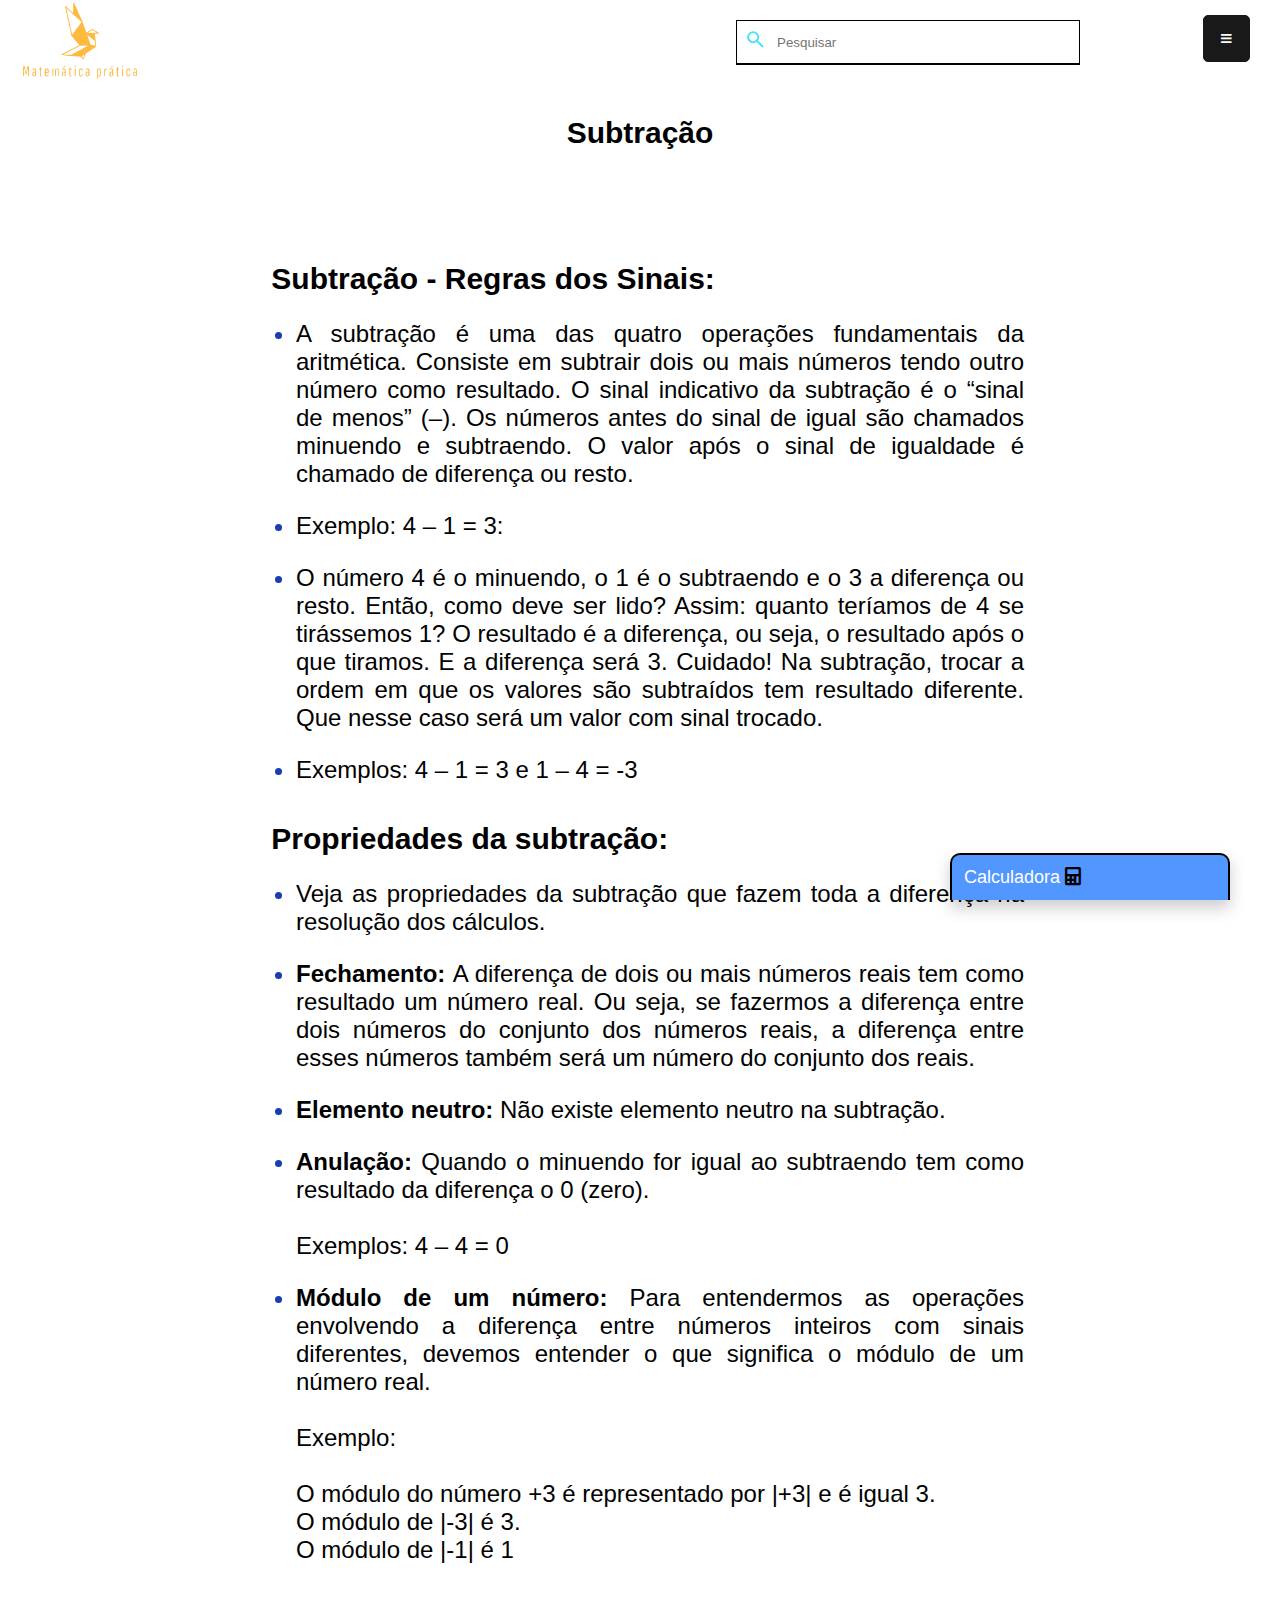
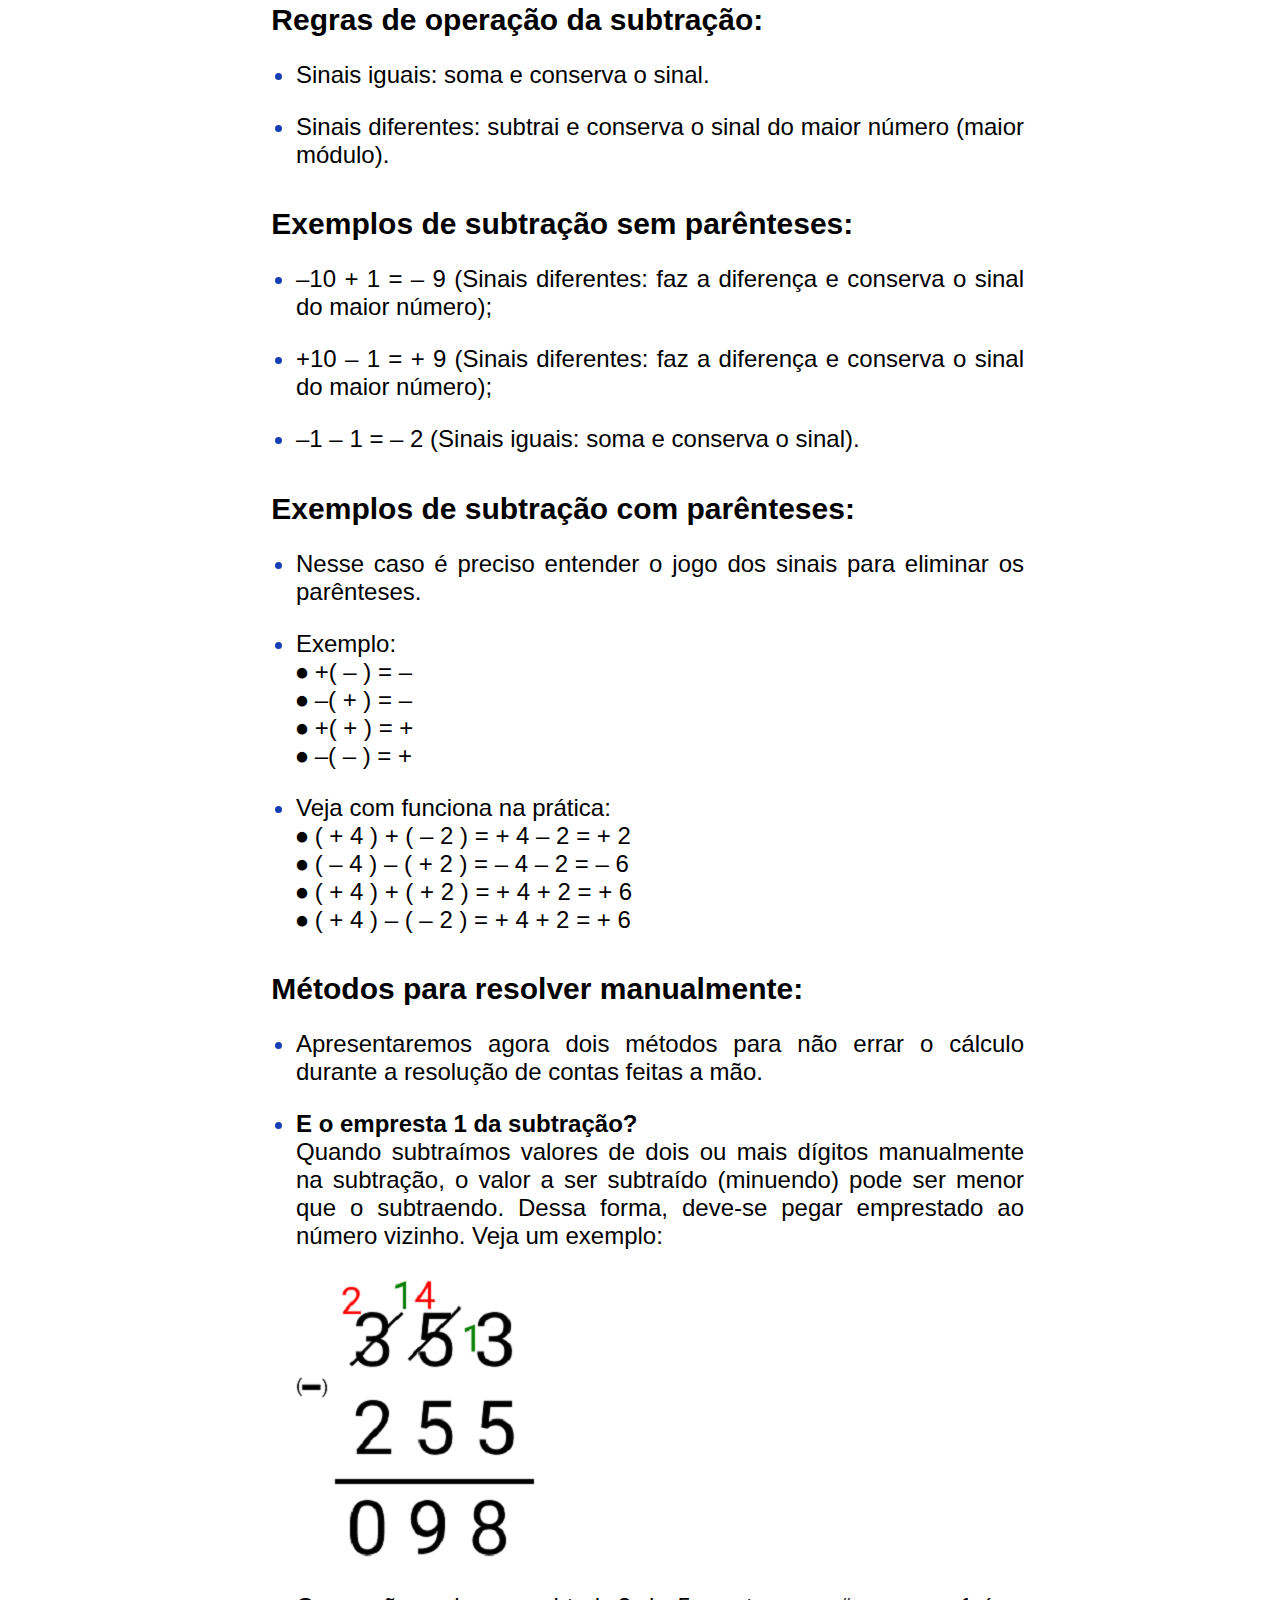
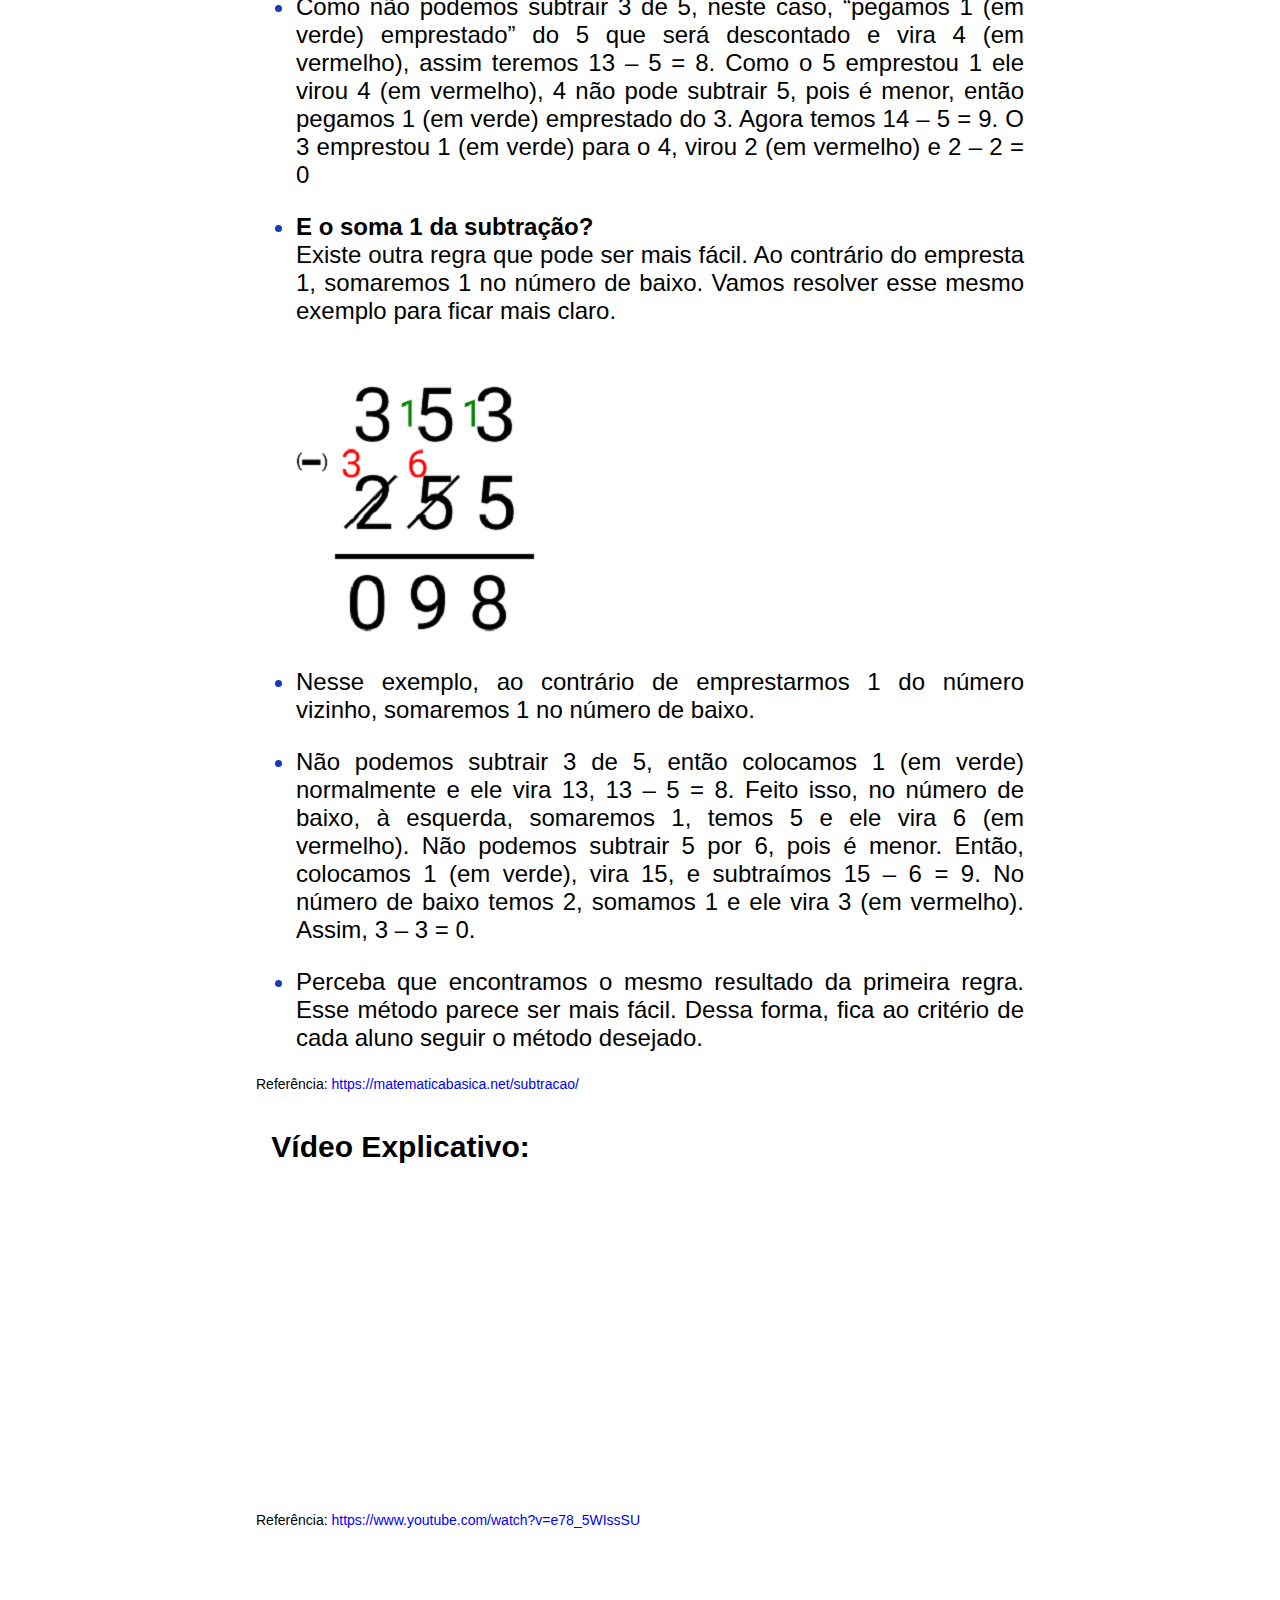
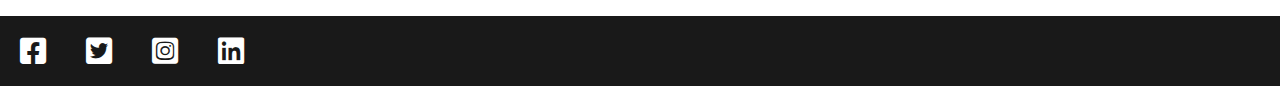
<file: subtracao.html>
<!DOCTYPE html>
<html lang="pt-br">
<head>
    <meta charset="UTF-8">
    <meta http-equiv="X-UA-Compatible" content="IE=edge">
    <meta name="viewport" content="width=device-width, initial-scale=1.0">

    <link rel = "stylesheet" type = "text/css" href = "./css/style.css">
    <link rel = "stylesheet" type = "text/css" href = "./css/calculdadora.css">
    <link rel = "stylesheet" type = "text/css" href = "./css/blocos.css">
    <link href = "fontawesome/css/all.css" rel="stylesheet">

    <title>Subtração</title>
</head>
<body>
    <header>
        <a href = "index.html">
            <img id = "logo" src= "./imagens/logo-png.png">
        </a>
        <div class="search-box">
            <label for="search-input" class="search-icon"></label>
            <input class="title" type="text" id="title" placeholder="Pesquisar">
            <ul id="lista"></ul>
        </div>
        <!--Menu-->

    </header>
    <main>
        <!--Menu-->
        <div class="menu-lateral">
            <input type = "checkbox" id = "check">
            <label for = "check">
                <i class = "fas fa-bars" id = "btn-menu"></i>
                <i class = "fas fa-times" id = "cancel-menu"></i>
            </label>
            <div class="sidebar">
                <div class="header-menu">Menu</div>
                
                    <a href="aritmetica.html" class="active" id="a-menu">
                        <i style="color: #fff;" class="fa-solid fa-calculator fa"></i>
                        <span>Aritmética</span>
                    </a>
                    <a href="bhaskara.html" class="active" id="a-menu">
                        <i style="color: #fff;" class="fa-solid fa-calculator fa"></i>
                        <span>Bhaskara</span>
                    </a>
                    <a href="pitagoras.html" class="active" id="a-menu">
                        <i style="color: #fff;" class="fa-solid fa-calculator fa"></i>
                        <span>Pitágoras</span>
                    </a>
                    <a href="regra-de-3.html" class="active" id="a-menu">
                        <i style="color: #fff;" class="fa-solid fa-calculator fa"></i>
                        <span>Regra de 3</span>
                    </a>
                    <a href="tabuada.html" class="active" id="a-menu">
                        <i style="color: #fff;" class="fa-solid fa-calculator fa"></i>
                        <span>Tabuada</span>
                    </a>
            </div>
        </div>
        <h1 class="titulo-principal">Subtração</h1>

        <section class="secao-blocos">
            <div class="bloco">
                <h1 class="titulo-bloco">Subtração - Regras dos Sinais:</h1>
                <ul>
                    <li><p class="paragrafo">A subtração é uma das quatro operações fundamentais da aritmética. Consiste em subtrair dois ou mais números tendo outro número como resultado. O sinal indicativo da subtração é o “sinal de menos” (–). Os números antes do sinal de igual são chamados minuendo e subtraendo. O valor após o sinal de igualdade é chamado de diferença ou resto.</p></li>
                    <li><p class="paragrafo">Exemplo: 4 – 1 = 3:</p></li>
                    <li><p class="paragrafo">O número 4 é o minuendo, o 1 é o subtraendo e o 3 a diferença ou resto. Então, como deve ser lido? Assim: quanto teríamos de 4 se tirássemos 1? O resultado é a diferença, ou seja, o resultado após o que tiramos. E a diferença será 3.
                    Cuidado! Na subtração, trocar a ordem em que os valores são subtraídos tem resultado diferente. Que nesse caso será um valor com sinal trocado.</p></li>
                    <li><p class="paragrafo">Exemplos: 4 – 1 = 3 e 1 – 4 = -3</p></li>
                </ul>
            </div>

            <div class="bloco">
                <h1 class="titulo-bloco">Propriedades da subtração:</h1>
                <ul>
                    <li><p class="paragrafo">Veja as propriedades da subtração que fazem toda a diferença na resolução dos cálculos.</p></li>

                    <li><p class="paragrafo"><b>Fechamento: </b>
                        A diferença de dois ou mais números reais tem como resultado um número real. Ou seja, se fazermos a diferença entre dois números do conjunto dos números reais, a diferença entre esses números também será um número do conjunto dos reais.
                        </p></li>

                    <li><p class="paragrafo"><b>Elemento neutro:</b> Não existe elemento neutro na subtração.</p></li>

                    <li><p class="paragrafo"><b>Anulação: </b>
                        Quando o minuendo for igual ao subtraendo tem como resultado da diferença o 0 (zero).<br> <br>
                        Exemplos: 4 – 4 = 0</p></li>

                    <li><p class="paragrafo"><b>Módulo de um número: </b>
                        Para entendermos as operações envolvendo a diferença entre números inteiros com sinais diferentes, devemos entender o que significa o módulo de um número real.<br> <br>
                        Exemplo:<br> <br> O módulo do número +3 é representado por |+3| e é igual 3. <br>O módulo de |-3| é 3. <br> O módulo de |-1| é 1</p></li>
                </ul>
            </div>

            <div class="bloco">
                <h1 class="titulo-bloco">Regras de operação da subtração:</h1>
                <ul>
                    <li><p class="paragrafo">Sinais iguais: soma e conserva o sinal.</p></li>
                    <li><p class="paragrafo">Sinais diferentes: subtrai e conserva o sinal do maior número (maior módulo).</p></li>
                </ul>
            </div>

            <div class="bloco">
                <h1 class="titulo-bloco">Exemplos de subtração sem parênteses:</h1>
                <ul>
                    <li><p class="paragrafo">–10 + 1 = – 9 (Sinais diferentes: faz a diferença e conserva o sinal do maior número);</p></li>
                    <li><p class="paragrafo">+10 – 1 = + 9 (Sinais diferentes: faz a diferença e conserva o sinal do maior número);</p></li>
                    <li><p class="paragrafo">–1 – 1 = – 2 (Sinais iguais: soma e conserva o sinal).</p></li>
                </ul>
            </div>

            <div class="bloco">
                <h1 class="titulo-bloco">Exemplos de subtração com parênteses:</h1>
                <ul>
                    <li><p class="paragrafo">Nesse caso é preciso entender o jogo dos sinais para eliminar os parênteses.</p></li>
                    <li><p class="paragrafo">Exemplo: <br>
                        ⦁	+( – )  =  – <br>
                        ⦁	–( + )  =  – <br>
                        ⦁	+( + )  =  + <br>
                        ⦁	–( – )  =  +
                        </p></li>
                    <li><p class="paragrafo">Veja com funciona na prática: <br>
                        ⦁	( + 4 ) + ( – 2 )  =  + 4  –  2 =  + 2 <br>
                        ⦁	( – 4 ) – ( + 2 )  =  – 4  –  2 =  – 6 <br>
                        ⦁	( + 4 ) + ( + 2 )  =  + 4  +  2 =  + 6 <br>
                        ⦁	( + 4 ) – ( – 2 )  =  +  4  +  2  =  + 6
                        </p></li>
                </ul>
            </div>

            <div class="bloco">
                <h1 class="titulo-bloco">Métodos para resolver manualmente:</h1>
                <ul>
                    <li><p class="paragrafo">Apresentaremos agora dois métodos para não errar o cálculo durante a resolução de contas feitas a mão.</p></li>
                    <li><p class="paragrafo"> <b>E o empresta 1 da subtração?</b> <br> Quando subtraímos valores de dois ou mais dígitos manualmente na subtração, o valor a ser subtraído (minuendo) pode ser menor que o subtraendo. Dessa forma, deve-se pegar emprestado ao número vizinho. Veja um exemplo:</p></li>
                    <img src="./imagens/operadores/conta-menos1.png" alt="">
                    <li><p class="paragrafo">Como não podemos subtrair 3 de 5, neste caso, “pegamos 1 (em verde) emprestado” do 5 que será descontado e vira 4 (em vermelho), assim teremos 13 – 5 = 8. Como o 5 emprestou 1 ele virou 4 (em vermelho), 4 não pode subtrair 5, pois é menor, então pegamos 1 (em verde) emprestado do 3. Agora temos 14 – 5 = 9. O 3 emprestou 1 (em verde) para o 4, virou 2 (em vermelho) e 2 – 2 = 0</p></li>
                    <li><p class="paragrafo"><b>E o soma 1 da subtração?</b> <br> Existe outra regra que pode ser mais fácil. Ao contrário do empresta 1, somaremos 1 no número de baixo. Vamos resolver esse mesmo exemplo para ficar mais claro.</p></li>
                    <img src="./imagens/operadores/conta-menos2.png" alt="">
                    <li><p class="paragrafo">Nesse exemplo, ao contrário de emprestarmos 1 do número vizinho, somaremos 1 no número de baixo.</p></li>
                    <li><p class="paragrafo">Não podemos subtrair 3 de 5, então colocamos 1 (em verde) normalmente e ele vira 13, 13 – 5 = 8. Feito isso, no número de baixo, à esquerda, somaremos 1, temos 5 e ele vira 6 (em vermelho). Não podemos subtrair 5 por 6, pois é menor. Então, colocamos 1 (em verde), vira 15, e subtraímos 15 – 6 = 9. No número de baixo temos 2, somamos 1 e ele vira 3 (em vermelho). Assim, 3 – 3 = 0.</p></li>
                    <li><p class="paragrafo">Perceba que encontramos o mesmo resultado da primeira regra. Esse método parece ser mais fácil. Dessa forma, fica ao critério de cada aluno seguir o método desejado.</p></li>
                </ul>
                <p class="link-bloco-p">Referência: <a href="https://matematicabasica.net/subtracao/" class="link-bloco">https://matematicabasica.net/subtracao/</a></p>
            </div>
            
            <div class="bloco">
                <h1 class="titulo-bloco">Vídeo Explicativo:</h1>
                <iframe width="560" height="315" src="https://www.youtube.com/embed/e78_5WIssSU" title="YouTube video player" frameborder="0" allow="accelerometer; autoplay; clipboard-write; encrypted-media; gyroscope; picture-in-picture" allowfullscreen></iframe>
                <p class="link-bloco-p">Referência: <a href="https://www.youtube.com/watch?v=e78_5WIssSU" class="link-bloco">https://www.youtube.com/watch?v=e78_5WIssSU</a></p>
            </div>
            
        </section>
        
        <!--Caculadora-->
        <div class="calc-bar-collapsible">
            <button id="calc-btn" type="button" class="collapsible">Calculadora
                <i id="calc-icon" style="color: #000;" class="fa-solid fa-calculator fa"></i>
            </button>
            <div class="content">
                <div class="full-calc-block">
                    <div classe = "calc-outer">
                        <div class="calc-container2">
                            <form action="" name="Calculator" class = "calculadora-form">
                                <input type="text" class="text maincolor" name="text1" disabled >
                                <input type="text" class="text1 maincolor" name="text12" value="C" onclick="location.reload()"><br>        
                                <input type="button" class="num maincolor" name="btn9" value="9" 
                                            onclick="displaynum(btn9.value)">
                                <input type="button" class="num maincolor" name="btn8" value="8" 
                                            onclick="displaynum(btn8.value)">
                                <input type="button" class="num maincolor" name="btn7" value="7" 
                                            onclick="displaynum(btn7.value)">
                                <input type="button" class="num blu" name="addbtn" value="+" 
                                            onclick="displaynum(addbtn.value)"><br>
                                <input type="button" class="num maincolor" name="btn6" value="6" 
                                            onclick="displaynum(btn6.value)">
                                <input type="button" class="num maincolor" name="btn5" value="5" 
                                            onclick="displaynum(btn5.value)">
                                <input type="button" class="num maincolor" name="btn4" value="4"
                                            onclick="displaynum(btn4.value)">
                                <input type="button" class="num pin" name="subbtn" value="-" 
                                            onclick="displaynum(subbtn.value)"><br>
                                <input type="button" class="num maincolor" name="btn3" value="3" 
                                            onclick="displaynum(btn3.value)">
                                <input type="button" class="num maincolor" name="btn2" value="2" 
                                            onclick="displaynum(btn2.value)">
                                <input type="button" class="num maincolor" name="btn1" value="1" 
                                            onclick="displaynum(btn1.value)">
                                <input type="button" class="num gre" name="mulbtn" value="*" 
                                            onclick="displaynum(mulbtn.value)"><br>        
                                <input type="button" class="num maincolor" name="dotbtn" value="." 
                                            onclick="displaynum(dotbtn.value)">
                                <input type="button" class="num maincolor" name="btn0" value="0" 
                                            onclick="displaynum(btn0.value)">
                                <input type="button" class="num pur" name="eqlbtn" value="=" 
                                            onclick="text1.value=eval(text1.value)">
                                <input type="button" class="num ora" name="divbtn" value="/" 
                                            onclick="displaynum(divbtn.value)"><br>
                            </form>
                        </div>
                    </div>
                </div>
            </div>
        </div>
        
    </main>
    <footer>
        <div class="icons-list">
            <a class="icon" id="txt-white" href="#"><i id="icon-id" class="fab fa-facebook-square fa-2x"></i></a>
            <a class="icon" id="txt-white" href="#"><i id="icon-id" class="fab fa-twitter-square fa-2x"></i></a>
            <a class="icon" id="txt-white" href="#"><i id="icon-id" class="fab fa-instagram-square fa-2x"></i></a>
            <a class="icon" id="txt-white" href="#"><i id="icon-id" class="fab fa-linkedin fa-2x"></i></a>
        </div>
    </footer>
    <script src="./js/script.js"></script>
</body>

</html>
</file>
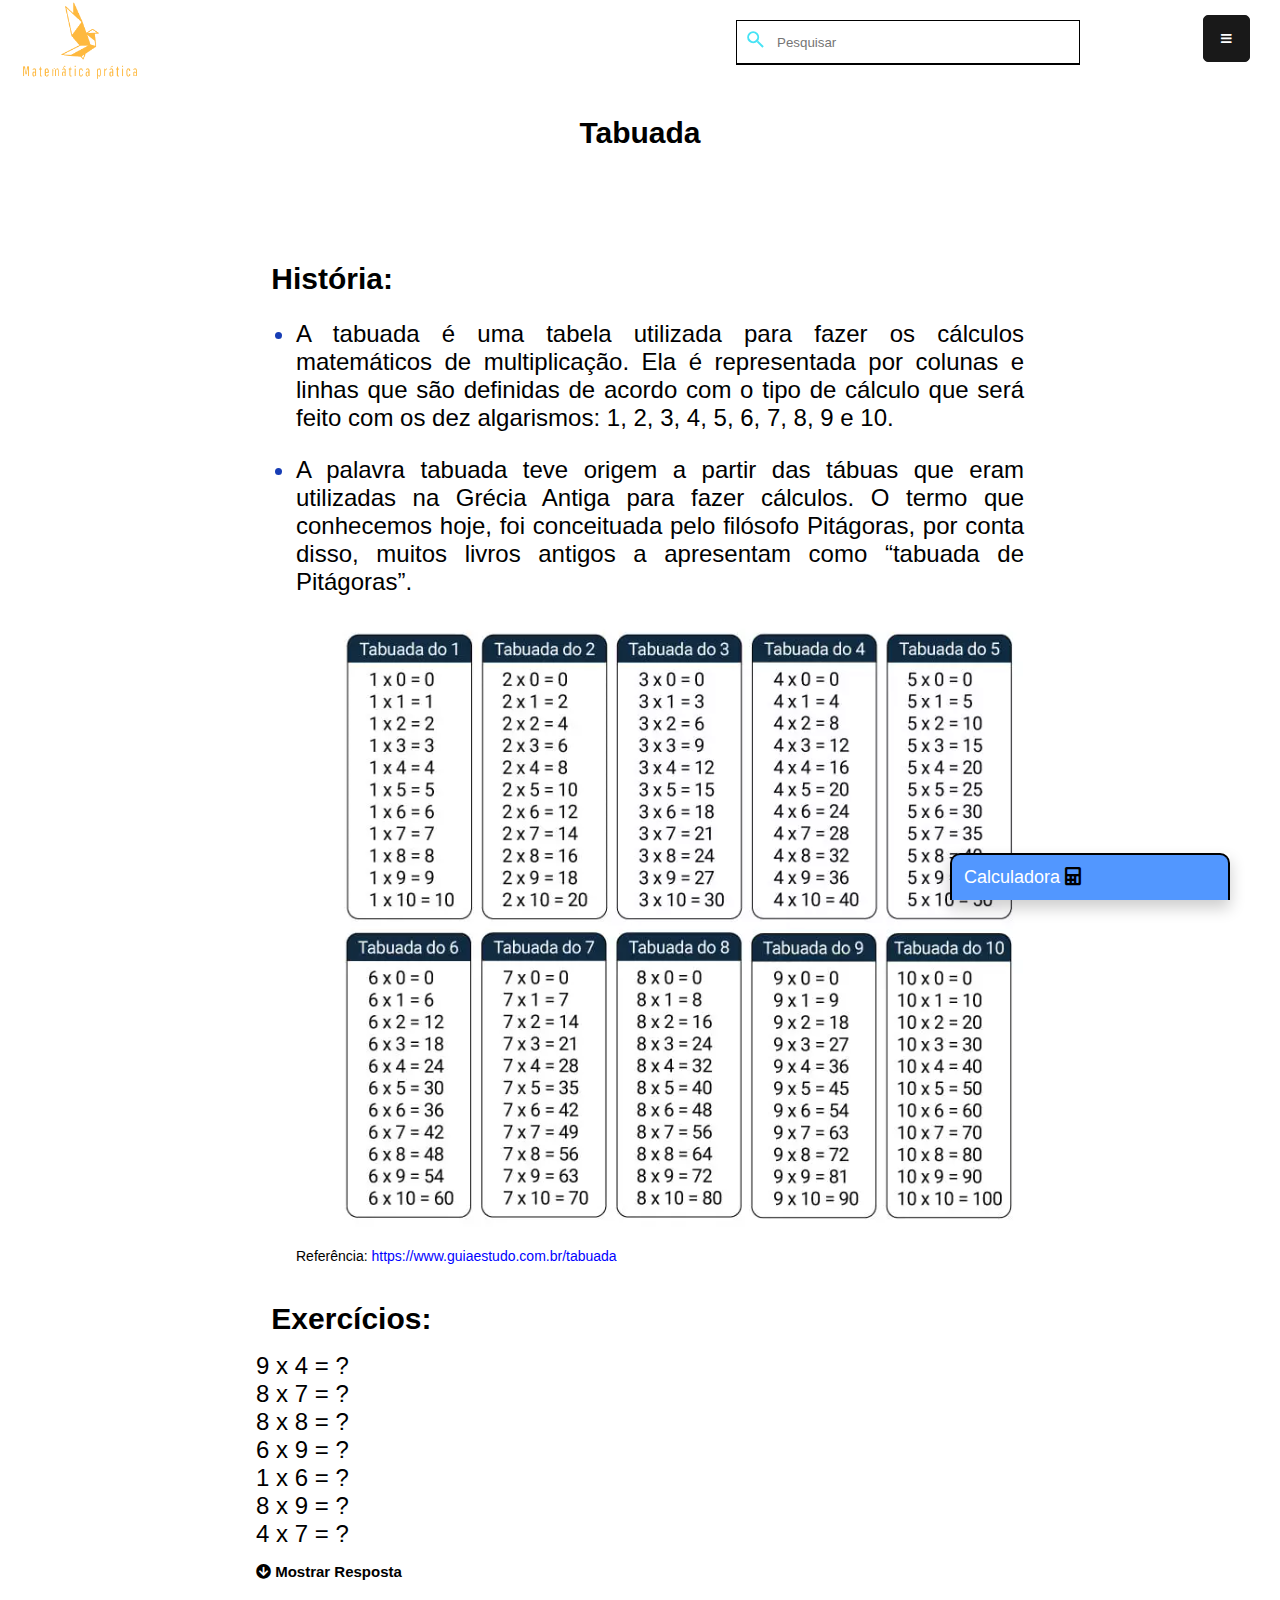
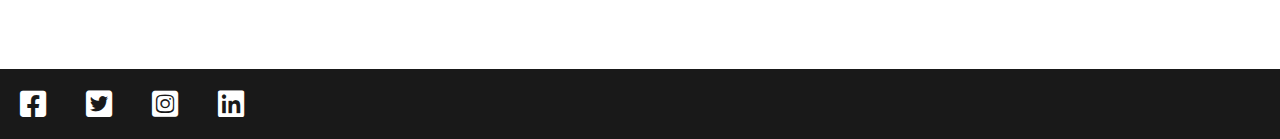
<file: tabuada.html>
<!DOCTYPE html>
<html lang="pt-br">
<head>
    <meta charset="UTF-8">
    <meta http-equiv="X-UA-Compatible" content="IE=edge">
    <meta name="viewport" content="width=device-width, initial-scale=1.0">

    <link rel = "stylesheet" type = "text/css" href = "./css/style.css">
    <link rel = "stylesheet" type = "text/css" href = "./css/calculdadora.css">
    <link rel = "stylesheet" type = "text/css" href = "./css/blocos.css">
    <link href="fontawesome/css/all.css" rel="stylesheet">

    <title>Tabuada</title>
</head>
<body>
    <header>
        <a href = "index.html">
            <img id = "logo" src= "./imagens/logo-png.png">
        </a>
        <div class="search-box">
            <label for="search-input" class="search-icon"></label>
            <input class="title" type="text" id="title" placeholder="Pesquisar">
            <ul id="lista"></ul>
        </div>
        <!--Menu-->

    </header>
    <main>
        <!--Menu-->
        <div class="menu-lateral">
            <input type = "checkbox" id = "check">
            <label for = "check">
                <i class = "fas fa-bars" id = "btn-menu"></i>
                <i class = "fas fa-times" id = "cancel-menu"></i>
            </label>
            <div class="sidebar">
                <div class="header-menu">Menu</div>
                
                    <a href="aritmetica.html" class="active" id="a-menu">
                        <i style="color: #fff;" class="fa-solid fa-calculator fa"></i>
                        <span>Aritmética</span>
                    </a>
                    <a href="bhaskara.html" class="active" id="a-menu">
                        <i style="color: #fff;" class="fa-solid fa-calculator fa"></i>
                        <span>Bhaskara</span>
                    </a>
                    <a href="pitagoras.html" class="active" id="a-menu">
                        <i style="color: #fff;" class="fa-solid fa-calculator fa"></i>
                        <span>Pitágoras</span>
                    </a>
                    <a href="regra-de-3.html" class="active" id="a-menu">
                        <i style="color: #fff;" class="fa-solid fa-calculator fa"></i>
                        <span>Regra de 3</span>
                    </a>
                    <a href="tabuada.html" class="active" id="a-menu">
                        <i style="color: #fff;" class="fa-solid fa-calculator fa"></i>
                        <span>Tabuada</span>
                    </a>
            </div>
        </div>
        
        <h1 class="titulo-principal">Tabuada</h1>
        
        <section class="secao-blocos">
            
            <div class="bloco">
                <h1 class="titulo-bloco">História:</h1>
                <ul>
                    <li><p class="paragrafo">A tabuada é uma tabela utilizada para fazer os cálculos matemáticos de multiplicação.
                        Ela é representada por colunas e linhas que são definidas de acordo com o tipo de
                        cálculo que será feito com os dez algarismos: 1, 2, 3, 4, 5, 6, 7, 8, 9 e 10.</p></li>
                    <li><p class="paragrafo">A palavra tabuada teve origem a partir das tábuas que eram utilizadas na Grécia
                        Antiga para fazer cálculos. O termo que conhecemos hoje, foi conceituada pelo
                        filósofo Pitágoras, por conta disso, muitos livros antigos a apresentam como “tabuada
                        de Pitágoras”.</p></li>
                    <img src="./imagens/tabuada.PNG" class="img-tabuada">
                    <p class="link-bloco-p">Referência: <a href="https://www.guiaestudo.com.br/tabuada" class="link-bloco">https://www.guiaestudo.com.br/tabuada</a></p>
                </ul>
            </div>

            <div class="bloco">
                <h1 class="titulo-bloco">Exercícios:</h1>
                <!--Exercício a-->
                <div class="exercicios">
                    9 x 4 = ? <br>
                    8 x 7 = ? <br>
                    8 x 8 = ? <br>
                    6 x 9 = ? <br>
                    1 x 6 = ? <br>
                    8 x 9 = ? <br>
                    4 x 7 = ? 
                </div>
                <input type="checkbox" id="btn-a">

                <label for= "btn-a" >
                <p><i class="fa fa-arrow-circle-down"></i><strong> Mostrar Resposta</strong></p>
                </label>

                <div class="hide">
                    <p class="resposta">
                        9 x 4 = 36 <br>
                        8 x 7 = 56 <br>
                        8 x 8 = 64 <br>
                        6 x 9 = 54 <br>
                        1 x 6 = 6  <br>
                        8 x 9 = 72 <br>
                        4 x 7 = 28<p>
                </div>
            </div>
            
        </section>
        
        <!--Caculadora-->
        <div class="calc-bar-collapsible">
            <button id="calc-btn" type="button" class="collapsible">Calculadora
                <i id="calc-icon" style="color: #000;" class="fa-solid fa-calculator fa"></i>
            </button>
            <div class="content">
                <div class="full-calc-block">
                    <div classe = "calc-outer">
                        <div class="calc-container2">
                            <form action="" name="Calculator" class = "calculadora-form">
                                <input type="text" class="text maincolor" name="text1" disabled >
                                <input type="text" class="text1 maincolor" name="text12" value="C" onclick="location.reload()"><br>        
                                <input type="button" class="num maincolor" name="btn9" value="9" 
                                            onclick="displaynum(btn9.value)">
                                <input type="button" class="num maincolor" name="btn8" value="8" 
                                            onclick="displaynum(btn8.value)">
                                <input type="button" class="num maincolor" name="btn7" value="7" 
                                            onclick="displaynum(btn7.value)">
                                <input type="button" class="num blu" name="addbtn" value="+" 
                                            onclick="displaynum(addbtn.value)"><br>
                                <input type="button" class="num maincolor" name="btn6" value="6" 
                                            onclick="displaynum(btn6.value)">
                                <input type="button" class="num maincolor" name="btn5" value="5" 
                                            onclick="displaynum(btn5.value)">
                                <input type="button" class="num maincolor" name="btn4" value="4"
                                            onclick="displaynum(btn4.value)">
                                <input type="button" class="num pin" name="subbtn" value="-" 
                                            onclick="displaynum(subbtn.value)"><br>
                                <input type="button" class="num maincolor" name="btn3" value="3" 
                                            onclick="displaynum(btn3.value)">
                                <input type="button" class="num maincolor" name="btn2" value="2" 
                                            onclick="displaynum(btn2.value)">
                                <input type="button" class="num maincolor" name="btn1" value="1" 
                                            onclick="displaynum(btn1.value)">
                                <input type="button" class="num gre" name="mulbtn" value="*" 
                                            onclick="displaynum(mulbtn.value)"><br>        
                                <input type="button" class="num maincolor" name="dotbtn" value="." 
                                            onclick="displaynum(dotbtn.value)">
                                <input type="button" class="num maincolor" name="btn0" value="0" 
                                            onclick="displaynum(btn0.value)">
                                <input type="button" class="num pur" name="eqlbtn" value="=" 
                                            onclick="text1.value=eval(text1.value)">
                                <input type="button" class="num ora" name="divbtn" value="/" 
                                            onclick="displaynum(divbtn.value)"><br>
                            </form>
                        </div>
                    </div>
                </div>
            </div>
        </div>
        
    </main>
    <footer>
        <div class="icons-list">
            <a class="icon" id="txt-white" href="#"><i id="icon-id" class="fab fa-facebook-square fa-2x"></i></a>
            <a class="icon" id="txt-white" href="#"><i id="icon-id" class="fab fa-twitter-square fa-2x"></i></a>
            <a class="icon" id="txt-white" href="#"><i id="icon-id" class="fab fa-instagram-square fa-2x"></i></a>
            <a class="icon" id="txt-white" href="#"><i id="icon-id" class="fab fa-linkedin fa-2x"></i></a>
        </div>
    </footer>
    <script src="./js/script.js"></script>
    <script src="./js/bhaskara.js"></script>
</body>

</html>
</file>
<file: css/style.css>
body {
    font: 12px sans-serif;
}

body{
    margin: 0;
    padding: 0;
    background-color: white;
    width: 100wh;
    height: 100vh;
}
/*---------------------Fontes------------------------------*/
p, a, li {
    font-size: 1.25em;
    text-decoration: none;
    color: black;
}

.titulo-principal{
    font-size: 30px;
    font-weight: bold;
    margin-top: 2%;
    text-align: center;
}

/*---------------------Header------------------------------*/
#logo{
    width: 120px;
    height: 120px;
    margin-left: 20px;
    margin-top: -15px;
}

header{
    width: 100%;
    height: 90px;
    padding: 0;
    display: flex;
    background-color: white;
    justify-content: space-between;
}

/*---Barra de pesquisa--*/
.search-box{
    margin-top: 20px;
    margin-right: 200px;
    position: relative;
}

.pesquisa{
    display: flex;
    width: 300px;
    height: 40px;
    margin: 0 auto;
}

#title{
    width: 300px;
    height: 40px;
}

.search-icon {
    display: flex;
    justify-content: center;
    align-items: center;
    position: absolute;
    width: 40px;
    height: 40px;
    border-radius: 0%;
    transform: rotate(45deg);
    cursor: pointer;
}

.search-icon::before {
    content: '';
    width: 20%;
    height: 20%;
    border-radius: 50%;
    border: 2px solid #46e3f5;
}

.search-icon::after {
    content: '';
    width: 20%;
    height: 2px;
    background-color: #46e3f5;
}

.title {
    width: 100%;
    height: 100%;
    border: none;
    outline: none;
    padding-left: 40px;
}

#title{
    border: solid 1px black;
}

#lista{
    margin-top: 0px;
    border: solid 1px #000;
    border-top: none;
}

.lista-pesquisa{
    list-style: none;
    font: 16px;
}
/*--------------Menu-------------*/
.sidebar{
    position: fixed;
    bottom: 0;
    width: 240px;
    right: -240px;
    height: 100%;
    background: rgb(25, 25, 25);
    transition: all .5s ease;
}

.header-menu{
    color: white;
    line-height: 70px;
    text-align: center;
    background: rgb(25, 25, 25);
    user-select: none;
    font-size: 20px;
    font-family: 'Montserrat', sans-serif;
    justify-content: space-between;
}

#a-menu{
    color: white;
    display: block;
    height: 65px;
    width: 100%;
    line-height: 65px;
    padding-left: 30px;
    box-sizing: border-box;
    border-bottom: 1px solid rgba(255, 255, 255, .1);
    border-top: 1px solid rgba(255, 255, 255, .1);
    font-family: sans-serif;
    transition: all .5s ease;
}

#a-menu.active, #a-menu:hover{
    border-left: 5px solid #46e3f5;
    color: white;
}

.sidebar #a-menu i{
    font-size: 23px;
    margin-right: 16px;
}

.sidebar #a-menu span{
    letter-spacing: 1px;
    text-transform: uppercase;
}

#check{
    position: absolute;
    display: none;
}

label #btn-menu, label #cancel-menu{
    position: fixed;
    top: 0;
    right: 0;
    height: 45px;
    width: 45px;
    color: white;
    border-radius: 5px;
    border: 1px solid rgb(25, 25, 25);
    margin: 15px 30px;
    background: rgb(25, 25, 25);
    cursor: pointer;
    text-align: center;
    line-height: 45px;
    transition: all .5s ease;
}

label #cancel-menu{
    opacity: 0;
    visibility: hidden;
}

#check:checked ~ .sidebar{
    right: 0;
}

#check:checked ~ label #btn-menu{
    margin-right: 245px;
    opacity: 0;
    visibility: hidden;
}

#check:checked ~ label #cancel-menu{
    margin-right: 245px;
    opacity: 1;
    visibility: visible;
}

@media(max-width: 860px) {
    .sidebar{
        height: auto;
        width: 70px;
        left: 0;
        margin: 100px;
    }

    .header-menu, #btn-menu, #btn-cancel{
        display:none;
    }
    
    span{
        position: absolute;
    }

    #a-menu{
        height: 60px;
    }

    .sidebar #a-menu, i{
        margin-right: -10px;
    }

    #a-menu:hover{
        width: 200px;
        background: inherit;
    }

    .sidebar #a-menu:hover span{
        opacity: 1;
        visibility: visible;
    }
}
/*----------------Footer--------------*/

footer{
	background-color: rgb(25, 25, 25);
    height: auto;
    width: auto;
    justify-items: center;
    align-items: center;
    margin-bottom: 0;
    display: flex;
}

.icons-list {
    display: flex;
}

.icon{
    color: white;
    margin: 10px;
    padding: 10px;
    align-items: center;
    justify-content: center;
}
</file>
<file: css/calculdadora.css>
.num{
    width: 50px;
    height: 50px;
    border: 2px solid #0cd0cd;
    color: #000;
    padding: 10px;
    outline: none;
    font-size: 25px;
    font-family: sans-serif;
    border-radius: 18%;
}

.calculadora-form{
    padding: 10px;
    border: 2px solid black;
    border-radius: 0;
    border-top: none;
    border-bottom: none;
}

.text{
    width: 110px;
    height: 26px;
    border-radius: 22px;
    letter-spacing: 5px;
    text-align: center;
    margin-bottom: 12px;
    border: 2px solid #0cd0cd;
    color: #000;
    padding: 10px;
    outline: none;
    font-size: 25px;
    font-family: sans-serif;
}

.text1{
    width: 24px;
    height: 26px;
    border-radius: 50%;
    letter-spacing: 5px;
    text-align: center;
    margin-bottom: 12px;
    cursor: pointer;
    border: 2px solid #0cd0cd;
    color: #000;
    padding: 10px;
    outline: none;
    font-size: 25px;
    font-family: sans-serif;
}

.maincolor{
    background-color: #fff;
}

.blu{
    background-color: #0cd0cd;
}

.pin{
    background-color: #cf1596;
}

.gre{
    background-color: #aad800;
}

.pur{
    background-color: #8c52ff;
}

.ora{
    background-color: #fcb707 ;
}

.calc-bar-collapsible{
    position: fixed;
    bottom: 0;
    right: 50px;
    box-shadow: 0 8px 16px 0 rgba(0, 0, 0, 0.2);
}

.collapsible{
    background-color: rgb(82,151,255);
    color: white;
    cursor: pointer;
    padding: 12px;
    width: 280px;
    text-align: left;
    outline: none;
    font-size: 18px;
    border-radius: 10px 10px 0px 0px;
    border: 2px solid black;
    border-bottom: none;
}

.content{
    max-height: 0;
    overflow: hidden;
    transition: max-height 0.2s ease-out;
    background-color: #f1f1f1;
}

.full-calc-block{
    width: 280px;
    background: white;
    text-align: center;
    overflow: auto;
    scrollbar-width: none;
    height: max-content;
    transition: max-height 0.2s ease-out;
}

.outer-container{
    min-height: 500px;
    bottom: 0%;
    position: relative;
}

.calc-content2{
    max-height: 500px;
    width: 100%;
    position: absolute;
    scroll-behavior: smooth;
    hyphens: auto;
}

.calc-content::-webkit-scrollbar{
    display: none;
}
</file>
<file: css/blocos.css>
.secao-blocos{
    width: 60%;
    margin-left: 20%;
    padding: 10px 0px;
    margin-bottom: 5%;
    margin-top: 5%;
}

.titulo-bloco{
    font-size: 30px;
    font-weight: bold;
    margin-top: 2%;
    text-align: left;
    margin: 2%;
    margin-top: 5%;
}

.bloco li{
    color: #173db5;
    font: 24px sans-serif;
    margin-top: 2%;
    text-align: justify;
}

.paragrafo{
    text-align: justify;
    font: 24px sans-serif;
}

.link-bloco-p{
    font-family: sans-serif;
    font-size: 14px;
}

.link-bloco{
    font-family: sans-serif;
    font-size: 14px;
    color: #0000FF;
}

.exercicios{
  font: 24px sans-serif;
}

.resposta{
  font: 24px sans-serif;
}
/*--------Imagens------*/

.img-bhaskara{
    margin-left: 35%;
}

.img-tabuada{
    margin-left: 5%;
}

.img-regra-simples{
    margin-left: 35%;
}

.img-pitagoras{
    margin-left: 35%;
}


/*-----------Botões------------*/
.hide {
    display:none;
}

input[type="checkbox"] {
    display: none;
}

#btn-a:checked ~ .hide {
    display: block
}

#btn-a:not(:checked) ~ .hide {
    display: none;
}

#btn-b:checked ~ .hide {
    display: block
}

#btn-b:not(:checked) ~ .hide {
    display: none;
}
  
#btn-c:checked ~ .hide {
  display: block
}

#btn-c:not(:checked) ~ .hide {
  display: none;
}
</file>
<file: css/cards.css>
.lista-cards{
    display: flex;
    flex-direction: row;
    flex-wrap: wrap;
    justify-content: space-evenly;
    width: auto;
    padding: 1.5rem 5rem;
}

.lista-cards img {
    border-radius: 5px 5px 0px 0px;
}

.item-lista {
    margin-bottom: 5%;
    width: auto;
}

.card{
    background-color: #fffde1;
    border: 2px solid #bdf8ff;
    box-shadow: 5px 10px 5px #bdf8ff;
    border-radius: 5px;
    text-align: center;
    width: 280px;
    max-width: 500px;
    height: 500px;
    margin-top: 2rem;
    margin-right: 5%;
}

.card-content{
    box-sizing: border-box;
    height: 450px;
    position: relative;
}

.card-text{
    text-align: justify;
    font-family: sans-serif;
    font-size: 20px;
    padding: 0px 10% 0px 10%;
    height: 170px;
}

.position-btn{
    position: absolute;
    margin-top: 0%;
    margin-left: 32%;
}

.card-btn{
    background: rgb(25, 25, 25);
    border-radius: 10px;
    color: white;
    width: fit-content;
    height: 40px;
    margin: 0px auto;
    font: normal 16px sans-serif;
    font-weight: bold;
}

.titulo-bloco2{
    font-size: 1.8em;
    font-weight: bold;
}
</file>
<file: css/bhaskara.css>
.calc-bhaskara {
  margin: 10px;
  padding: 0;
  background-color: #fff;
  width: auto;
  display: flex;
  justify-content: center;
  align-items: center;
}

@media (max-width: 500px) {
  .calc-bhaskara {
    display: flex;
    align-items: center;
    justify-content: center;
    max-width: 500px;
    width: 100%;
    padding: 0;
  }
}

.calc-bhaskara h1 {
  text-align: center;
  font-size: 2em;
  text-decoration: underline;
}

.formbhaskara {
  display: flex;
  justify-content: center;
  align-items: center;
  flex-direction: column;
  padding: 0;
}

.formbhaskara label, .formbhaskara button {
  margin-top: 5px;
}

.formbhaskara input, .formbhaskara button {
  font-size: inherit;
  font-family: inherit;
  width: 100%;
  padding: 5px;
}

.formbhaskara button {
  background-color: #fbefff;
  cursor: pointer;
  border-radius: 10px;
  width: 60%;
}

.formbhaskara button:hover {
  filter: opacity(0.8);
}

.form-bhaskara button:active {
  background-color: #ffefff;
  color: #000;
  filter: opacity(0.8);
}

.result {
  display: flex;
  justify-content: space-between;
}

.result label {
  margin: 1rem;
}

.alert {
  display: block;
  width: 100%;
  height: 50px;
  text-align: center;
  line-height: 50px;
  font-size: 20px;
  font-style: sans-serif;
  position: fixed;
  box-shadow: 0 0 4px #333;
  background-color: #ef5350;
  color: #fff;
}

@media screen and (max-width: 500px) {
  .alert {
    bottom: 0;
  }
}
</file>
<file: css/pitagoras.css>
#calc-pit{
    position: relative;
}

#triangle{
    width:550px;
    height: 300px;
    display:flex;
    align-self:center;
    margin: auto;
}

input::placeholder{
    text-align:center;
    font-weight:bold;
    color:black;
}

input{
    width:40px;
}

#aDesc{
    width: auto;
    position: relative;
    margin-left: 50%;
    top: 50px;
}

#bDesc{
    width: auto;
    position: relative;
    margin-left: 50%;
    top:50px;
}

#hip{
    width: auto;
    position: relative;
    margin-left: 50%;
    top:50px;
}

#aInput{
    position: relative;
    margin-left: 66%;
    bottom: 58px;
}

#bInput{
    position: relative;
    margin-left: 66%;
    bottom:40px;
}


#button{
    position: relative;
    width:70px;
    margin-left: 50%;
    top: 30px;
    background: rgb(25, 25, 25);
    border-radius: 10px;
    color: white;
    width: fit-content;
    height: 40px;
    font: normal 16px sans-serif;
    font-weight: bold;
    cursor: pointer;
}

#result{
    position: relative;
    width: 46px;
    background-color:white;
    text-align: center;
    font-weight:bold;
    font-family:sans-serif;
    margin-left: 66%;
    bottom: 25px;
    border: solid 1px black;
}

#heading{
    text-align:center;
}
</file>
